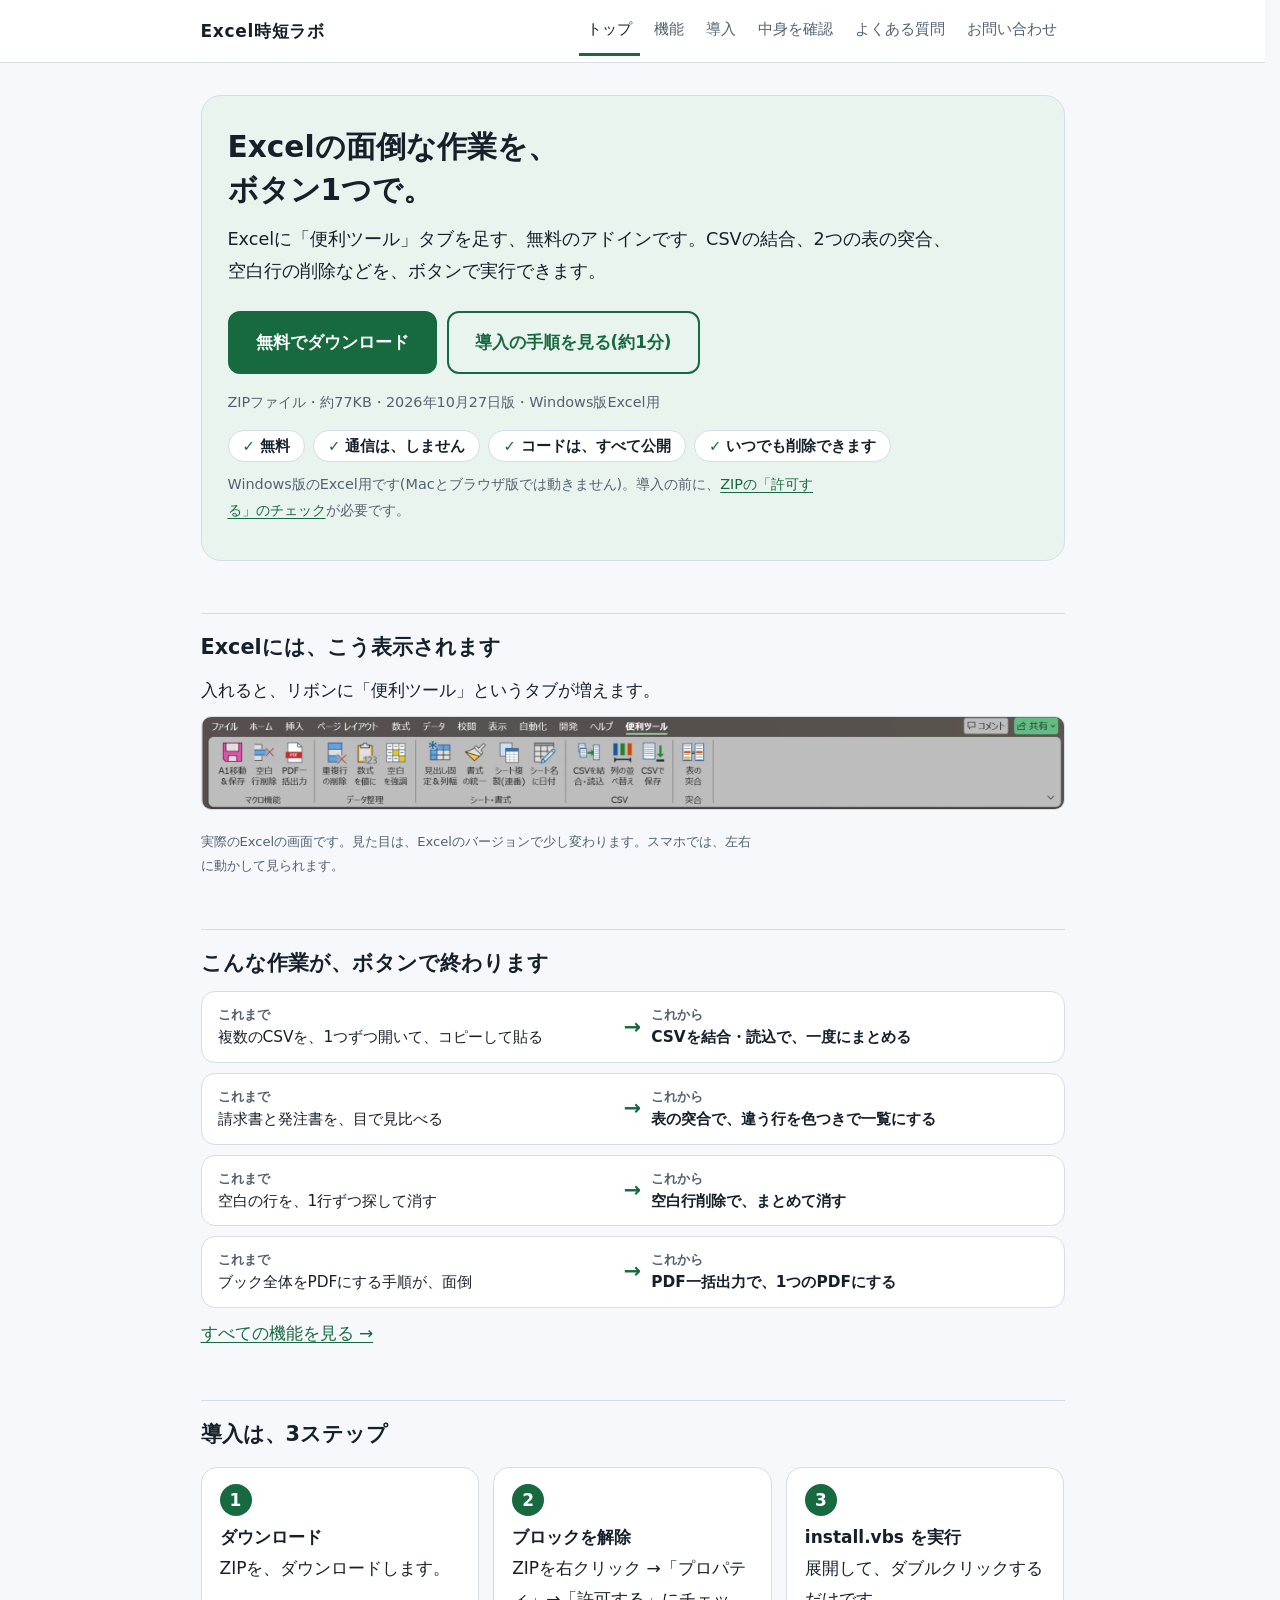
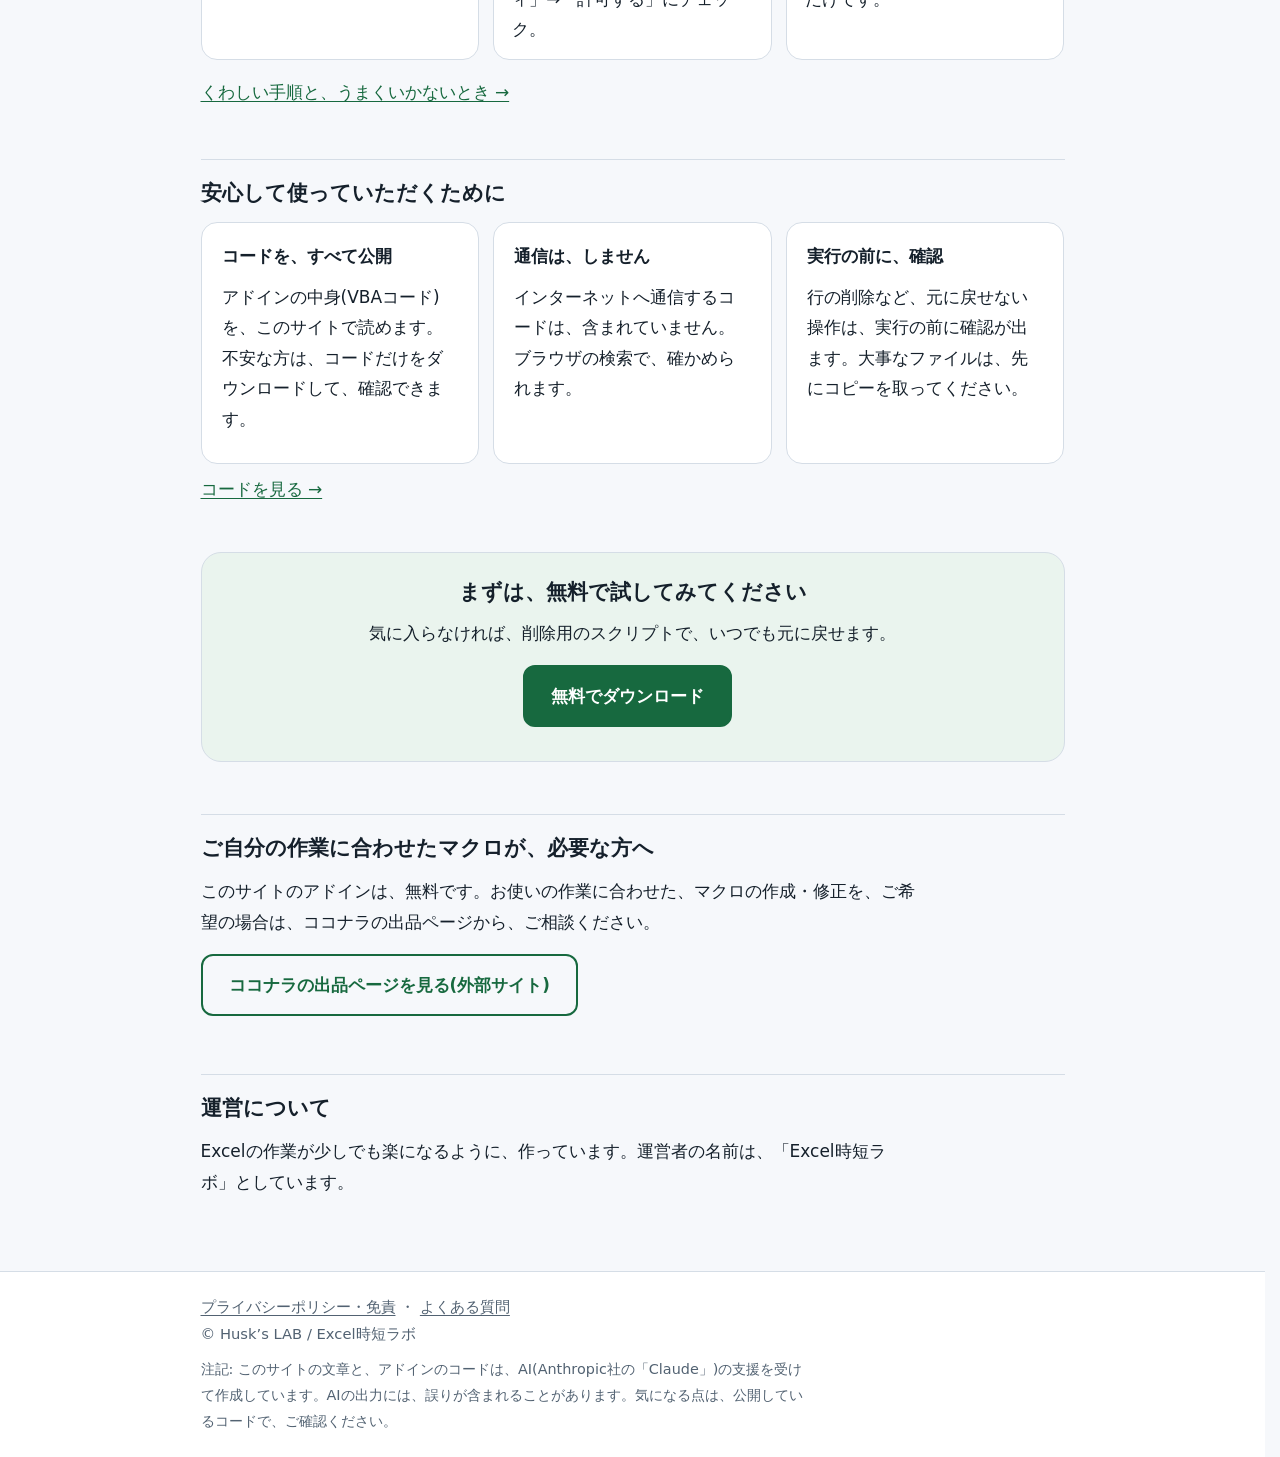
<file: index.html>
<!doctype html>
<html lang="ja">
<head>
<meta charset="utf-8">
<meta name="viewport" content="width=device-width, initial-scale=1">
<title>Excel時短ラボ|Excelの面倒な作業を、ボタン1つで</title>
<meta name="description" content="Excelに「便利ツール」タブを足す、無料のアドイン。CSVの結合、表の突合、重複削除などを、ボタンで実行できます。コードは、すべて公開しています。">
<link rel="stylesheet" href="style.css">
<link rel="icon" href="favicon.svg" type="image/svg+xml">
<link rel="apple-touch-icon" href="apple-touch-icon.png">
<meta property="og:type" content="website">
<meta property="og:description" content="Excelに「便利ツール」タブを足す、無料のアドイン。CSVの結合、表の突合、重複削除などを、ボタンで実行できます。コードは、すべて公開しています。">
<meta property="og:url" content="https://husk509.github.io/excel-jitan-lab/">
<meta property="og:site_name" content="Excel時短ラボ">
<meta property="og:title" content="Excel時短ラボ|Excelの面倒な作業を、ボタン1つで">
<meta property="og:image" content="https://husk509.github.io/excel-jitan-lab/og-image.png">
<meta name="twitter:card" content="summary_large_image">
</head>
<body>
<a class="skip" href="#main">本文へ移動</a>
<header class="site"><div class="wrap">
  <a class="brand" href="index.html">Excel時短ラボ</a>
  <nav class="site" aria-label="メニュー">
    <a href="index.html" aria-current="page">トップ</a><a href="features.html">機能</a><a href="install.html">導入</a><a href="code.html">中身を確認</a><a href="faq.html">よくある質問</a><a href="contact.html">お問い合わせ</a>
  </nav>
</div></header>

<main id="main"><div class="wrap">

  <section class="hero">
    <h1>Excelの面倒な作業を、<br>ボタン1つで。</h1>
    <p class="lead">Excelに「便利ツール」タブを足す、無料のアドインです。CSVの結合、2つの表の突合、空白行の削除などを、ボタンで実行できます。</p>
    <p><a class="btn" href="downloads/CustomAddin_Installer.zip" download>無料でダウンロード</a><a class="btn sub" href="install.html">導入の手順を見る(約1分)</a></p>
    <p class="small dl-meta">ZIPファイル・約77KB・2026年10月27日版・Windows版Excel用</p>
    <ul class="chips">
      <li>無料</li><li>通信は、しません</li><li>コードは、すべて公開</li><li>いつでも削除できます</li>
    </ul>
    <p class="small">Windows版のExcel用です(Macとブラウザ版では動きません)。導入の前に、<a href="install.html">ZIPの「許可する」のチェック</a>が必要です。</p>
  </section>

  <h2>Excelには、こう表示されます</h2>
  <p>入れると、リボンに「便利ツール」というタブが増えます。</p>
  <div class="scrollx"><picture><source media="(max-width: 640px)" srcset="images/step3-ribbon-sp.png" width="1195" height="214"><img src="images/step3-ribbon.png" width="1992" height="214" alt="Excelのリボンに増えた「便利ツール」タブ。マクロ機能、データ整理、シート・書式、CSV、突合のボタンが並んでいます" style="width:100%;height:auto;border:1px solid var(--line);border-radius:10px"></picture></div>
  <p class="small">実際のExcelの画面です。見た目は、Excelのバージョンで少し変わります。スマホでは、左右に動かして見られます。</p>

  <h2>こんな作業が、ボタンで終わります</h2>
  <div class="ba"><div><span class="label">これまで</span>複数のCSVを、1つずつ開いて、コピーして貼る</div><div class="arrow" aria-hidden="true">→</div><div class="after"><span class="label">これから</span>CSVを結合・読込で、一度にまとめる</div></div>
  <div class="ba"><div><span class="label">これまで</span>請求書と発注書を、目で見比べる</div><div class="arrow" aria-hidden="true">→</div><div class="after"><span class="label">これから</span>表の突合で、違う行を色つきで一覧にする</div></div>
  <div class="ba"><div><span class="label">これまで</span>空白の行を、1行ずつ探して消す</div><div class="arrow" aria-hidden="true">→</div><div class="after"><span class="label">これから</span>空白行削除で、まとめて消す</div></div>
  <div class="ba"><div><span class="label">これまで</span>ブック全体をPDFにする手順が、面倒</div><div class="arrow" aria-hidden="true">→</div><div class="after"><span class="label">これから</span>PDF一括出力で、1つのPDFにする</div></div>
  <p><a href="features.html">すべての機能を見る →</a></p>

  <h2>導入は、3ステップ</h2>
  <ol class="steps3">
    <li><b>ダウンロード</b>ZIPを、ダウンロードします。</li>
    <li><b>ブロックを解除</b>ZIPを右クリック →「プロパティ」→「許可する」にチェック。</li>
    <li><b>install.vbs を実行</b>展開して、ダブルクリックするだけです。</li>
  </ol>
  <p><a href="install.html">くわしい手順と、うまくいかないとき →</a></p>

  <h2>安心して使っていただくために</h2>
  <div class="grid">
    <div class="card"><h3>コードを、すべて公開</h3><p>アドインの中身(VBAコード)を、このサイトで読めます。不安な方は、コードだけをダウンロードして、確認できます。</p></div>
    <div class="card"><h3>通信は、しません</h3><p>インターネットへ通信するコードは、含まれていません。ブラウザの検索で、確かめられます。</p></div>
    <div class="card"><h3>実行の前に、確認</h3><p>行の削除など、元に戻せない操作は、実行の前に確認が出ます。大事なファイルは、先にコピーを取ってください。</p></div>
  </div>
  <p><a href="code.html">コードを見る →</a></p>

  <div class="cta-band">
    <h2>まずは、無料で試してみてください</h2>
    <p>気に入らなければ、削除用のスクリプトで、いつでも元に戻せます。</p>
    <p><a class="btn" href="downloads/CustomAddin_Installer.zip" download>無料でダウンロード</a></p>
  </div>

  <h2>ご自分の作業に合わせたマクロが、必要な方へ</h2>
  <p>このサイトのアドインは、無料です。お使いの作業に合わせた、マクロの作成・修正を、ご希望の場合は、ココナラの出品ページから、ご相談ください。</p>
  <p><a class="btn sub" href="https://coconala.com/services/4470032" target="_blank" rel="noopener">ココナラの出品ページを見る(外部サイト)</a></p>

  <h2>運営について</h2>
  <p>Excelの作業が少しでも楽になるように、作っています。運営者の名前は、「Excel時短ラボ」としています。</p>
</div></main>

<footer class="site"><div class="wrap">
  <a href="privacy.html">プライバシーポリシー・免責</a> ・ <a href="faq.html">よくある質問</a><br>
  © Husk’s LAB / Excel時短ラボ

  <p class="small" style="margin:10px 0 0;max-width:42em">注記: このサイトの文章と、アドインのコードは、AI(Anthropic社の「Claude」)の支援を受けて作成しています。AIの出力には、誤りが含まれることがあります。気になる点は、公開しているコードで、ご確認ください。</p>
</div></footer>
</body>
</html>
</file>
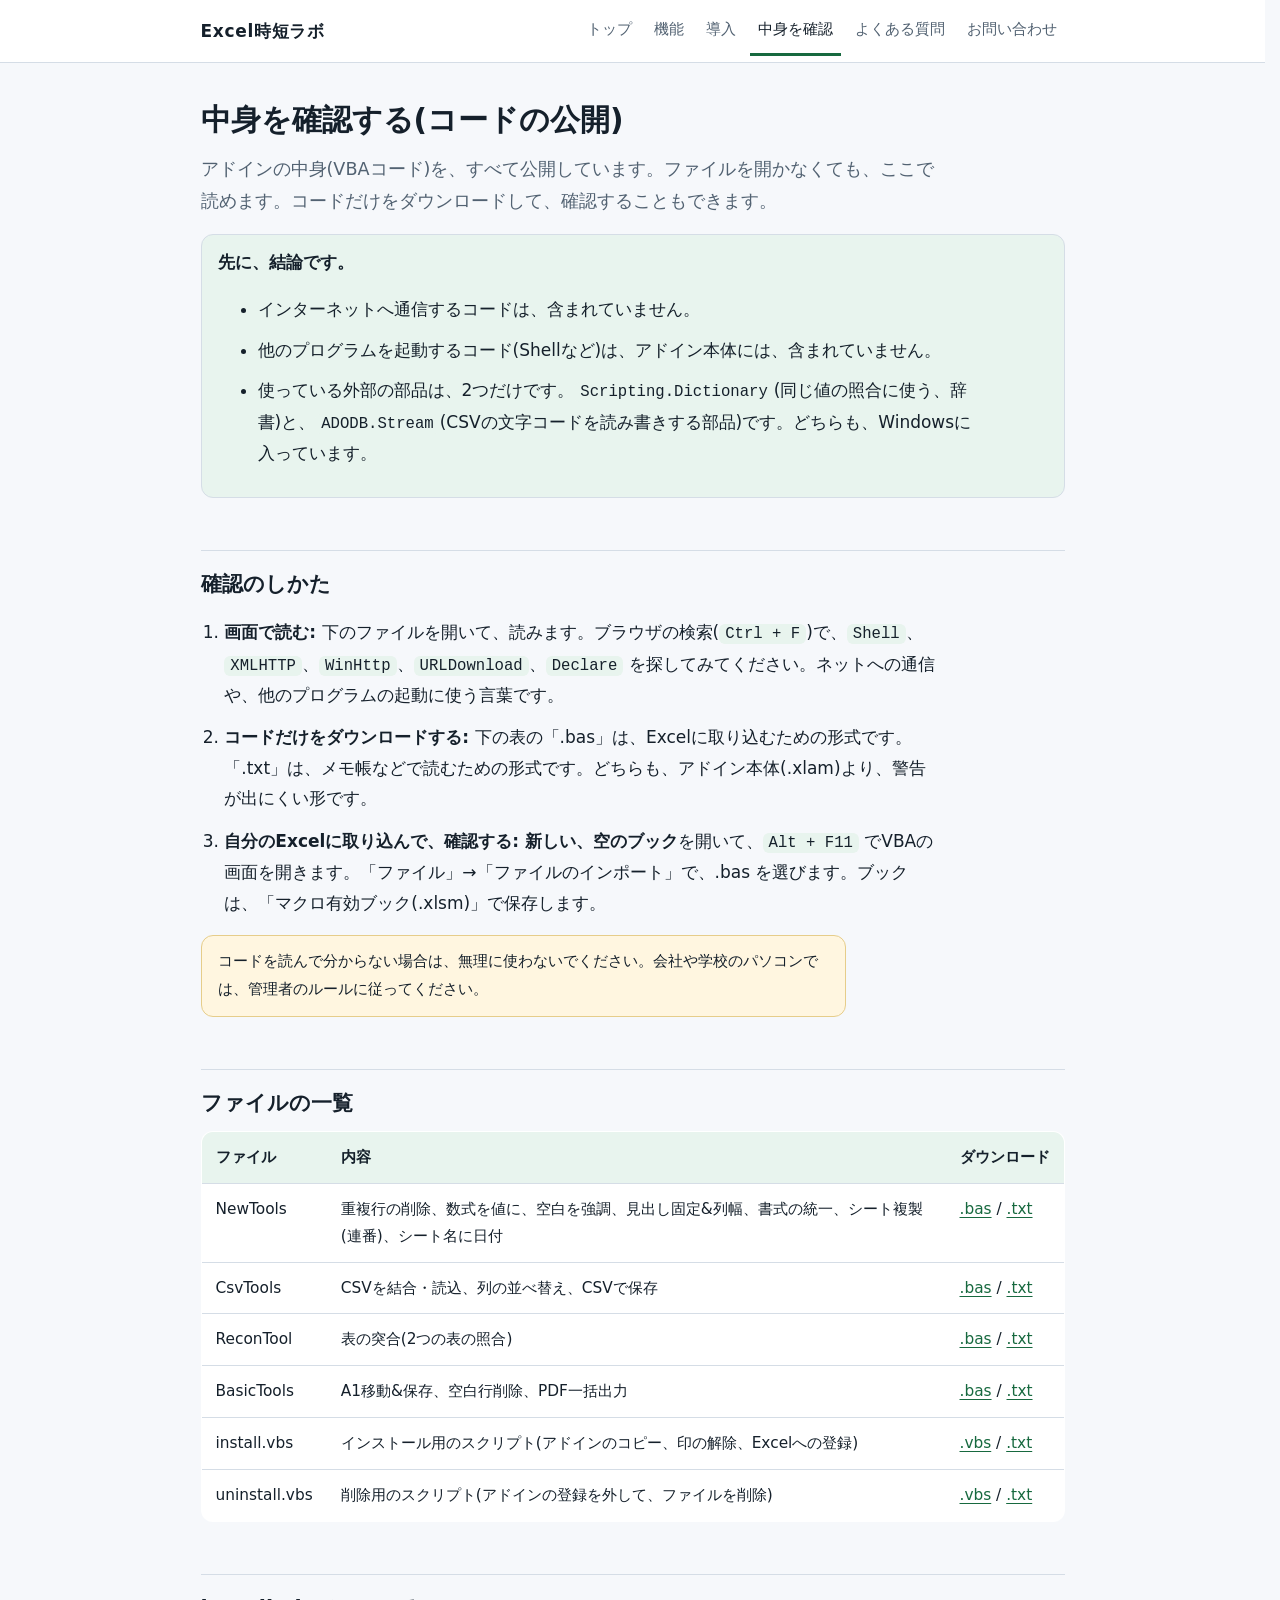
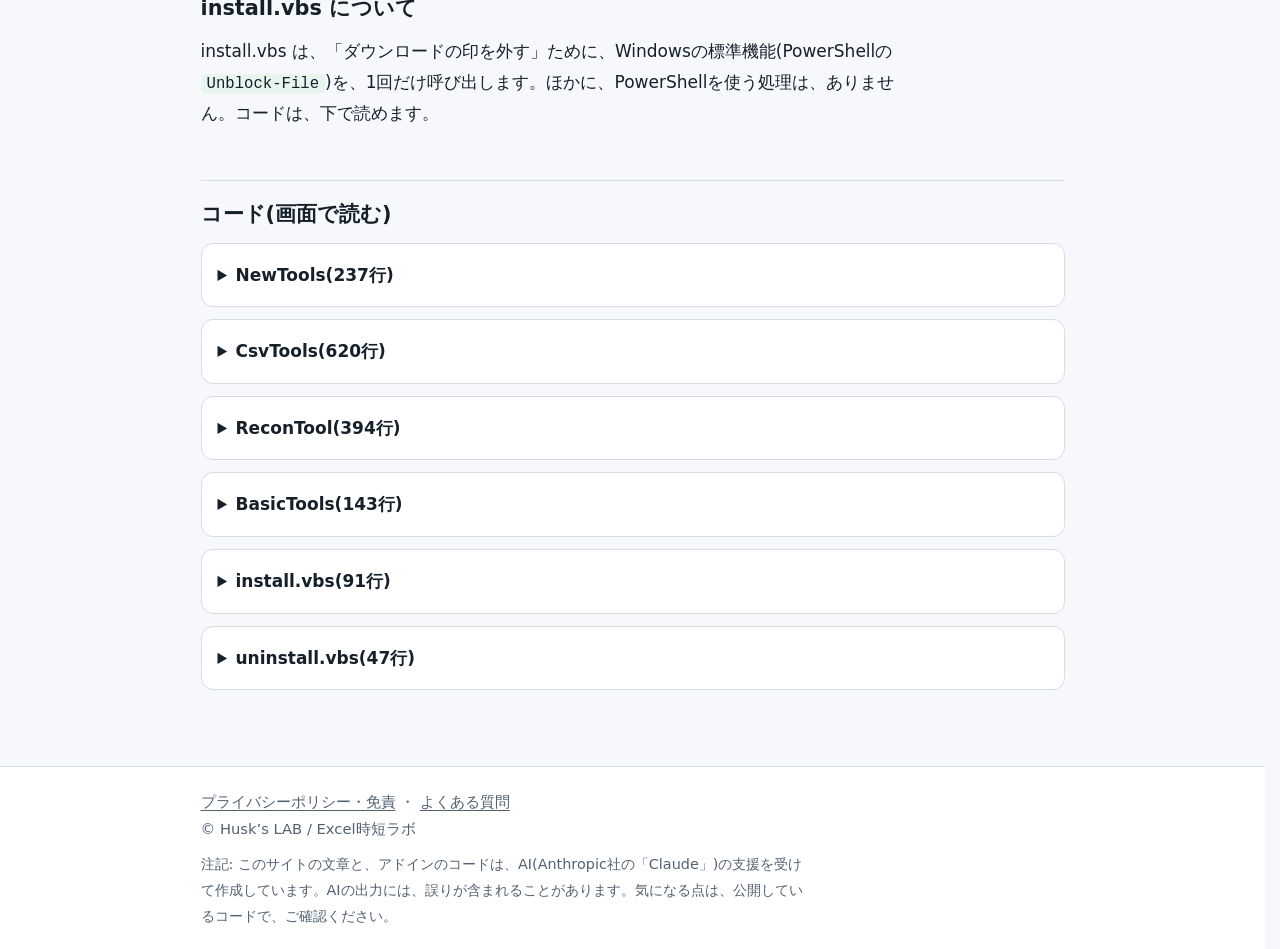
<file: code.html>
<!doctype html>
<html lang="ja">
<head>
<meta charset="utf-8">
<meta name="viewport" content="width=device-width, initial-scale=1">
<title>中身を確認する(コードの公開)|Excel時短ラボ</title>
<meta name="description" content="アドインのVBAコードを、すべて公開しています。画面で読めて、コードだけをダウンロードして確認することもできます。">
<link rel="stylesheet" href="style.css">
<link rel="icon" href="favicon.svg" type="image/svg+xml">
<link rel="apple-touch-icon" href="apple-touch-icon.png">
<meta property="og:type" content="website">
<meta property="og:site_name" content="Excel時短ラボ">
<meta property="og:title" content="中身を確認する(コードの公開)|Excel時短ラボ">
<meta property="og:image" content="https://husk509.github.io/excel-jitan-lab/og-image.png">
<meta name="twitter:card" content="summary_large_image">
</head>
<body>
<a class="skip" href="#main">本文へ移動</a>
<header class="site"><div class="wrap">
  <a class="brand" href="index.html">Excel時短ラボ</a>
  <nav class="site" aria-label="メニュー">
    <a href="index.html">トップ</a><a href="features.html">機能</a><a href="install.html">導入</a><a href="code.html" aria-current="page">中身を確認</a><a href="faq.html">よくある質問</a><a href="contact.html">お問い合わせ</a>
  </nav>
</div></header>

<main id="main"><div class="wrap">
  <h1>中身を確認する(コードの公開)</h1>
  <p class="lead">アドインの中身(VBAコード)を、すべて公開しています。ファイルを開かなくても、ここで読めます。コードだけをダウンロードして、確認することもできます。</p>

  <div class="ok">
    <b>先に、結論です。</b>
    <ul>
      <li>インターネットへ通信するコードは、含まれていません。</li>
      <li>他のプログラムを起動するコード(Shellなど)は、アドイン本体には、含まれていません。</li>
      <li>使っている外部の部品は、2つだけです。<code>Scripting.Dictionary</code>(同じ値の照合に使う、辞書)と、<code>ADODB.Stream</code>(CSVの文字コードを読み書きする部品)です。どちらも、Windowsに入っています。</li>
    </ul>
  </div>

  <h2>確認のしかた</h2>
  <ol class="steps">
    <li><b>画面で読む:</b> 下のファイルを開いて、読みます。ブラウザの検索(<code>Ctrl + F</code>)で、<code>Shell</code>、<code>XMLHTTP</code>、<code>WinHttp</code>、<code>URLDownload</code>、<code>Declare</code> を探してみてください。ネットへの通信や、他のプログラムの起動に使う言葉です。</li>
    <li><b>コードだけをダウンロードする:</b> 下の表の「.bas」は、Excelに取り込むための形式です。「.txt」は、メモ帳などで読むための形式です。どちらも、アドイン本体(.xlam)より、警告が出にくい形です。</li>
    <li><b>自分のExcelに取り込んで、確認する:</b> <b>新しい、空のブック</b>を開いて、<code>Alt + F11</code> でVBAの画面を開きます。「ファイル」→「ファイルのインポート」で、.bas を選びます。ブックは、「マクロ有効ブック(.xlsm)」で保存します。</li>
  </ol>
  <p class="note">コードを読んで分からない場合は、無理に使わないでください。会社や学校のパソコンでは、管理者のルールに従ってください。</p>

  <h2>ファイルの一覧</h2>
  <table>
    <tr><th>ファイル</th><th>内容</th><th>ダウンロード</th></tr>
    <tr><td>NewTools</td><td>重複行の削除、数式を値に、空白を強調、見出し固定&amp;列幅、書式の統一、シート複製(連番)、シート名に日付</td><td><a href="code/NewTools.bas" download>.bas</a> / <a href="code/NewTools.txt">.txt</a></td></tr>
    <tr><td>CsvTools</td><td>CSVを結合・読込、列の並べ替え、CSVで保存</td><td><a href="code/CsvTools.bas" download>.bas</a> / <a href="code/CsvTools.txt">.txt</a></td></tr>
    <tr><td>ReconTool</td><td>表の突合(2つの表の照合)</td><td><a href="code/ReconTool.bas" download>.bas</a> / <a href="code/ReconTool.txt">.txt</a></td></tr>
    <tr><td>BasicTools</td><td>A1移動&amp;保存、空白行削除、PDF一括出力</td><td><a href="code/BasicTools.bas" download>.bas</a> / <a href="code/BasicTools.txt">.txt</a></td></tr>
    <tr><td>install.vbs</td><td>インストール用のスクリプト(アドインのコピー、印の解除、Excelへの登録)</td><td><a href="code/install.vbs" download>.vbs</a> / <a href="code/install.txt">.txt</a></td></tr>
    <tr><td>uninstall.vbs</td><td>削除用のスクリプト(アドインの登録を外して、ファイルを削除)</td><td><a href="code/uninstall.vbs" download>.vbs</a> / <a href="code/uninstall.txt">.txt</a></td></tr>
  </table>

  <h2>install.vbs について</h2>
  <p>install.vbs は、「ダウンロードの印を外す」ために、Windowsの標準機能(PowerShellの <code>Unblock-File</code>)を、1回だけ呼び出します。ほかに、PowerShellを使う処理は、ありません。コードは、下で読めます。</p>

  <h2>コード(画面で読む)</h2>
  <details><summary>NewTools(237行)</summary><pre class="code">Attribute VB_Name = "NewTools"
Option Explicit

' 便利ツール 追加機能(重複行の削除 / 見出し固定と列幅調整 / 数式を値に / 空白の強調 / 書式の統一 / シート複製 / シート名に日付)
' リボンのボタン(customUI14.xml)の onAction から呼ばれる。ファイルの削除や、ネットへの送信は、しない。

Private Const TITLE As String = "便利ツール"

Private Function NT_Ask(ByVal msg As String) As Boolean
    NT_Ask = (MsgBox(msg, vbYesNo + vbQuestion + vbDefaultButton2, TITLE) = vbYes)
End Function

Private Function NT_SelRange() As Range
    ' 選択がセル範囲のときだけ返す(グラフなどを選んでいるときは Nothing)
    If TypeName(Selection) = "Range" Then Set NT_SelRange = Selection
End Function

Private Function NT_SheetExists(ByVal nm As String) As Boolean
    Dim ws As Object
    For Each ws In ActiveWorkbook.Sheets
        If StrComp(ws.Name, nm, vbTextCompare) = 0 Then NT_SheetExists = True: Exit Function
    Next ws
End Function

' ---- 1. 重複行の削除 ----
' Excel 標準の RemoveDuplicates は、この呼び出し方だと「引数が不正」になることがあるので、自分で重複を探して、下の行から削除する
Sub Ribbon_RemoveDuplicates(control As IRibbonControl)
    Dim rng As Range, ans As VbMsgBoxResult, data As Variant, dict As Object
    Dim flags() As Boolean, r As Long, c As Long, key As String, startRow As Long, cnt As Long
    Set rng = NT_SelRange()
    If rng Is Nothing Then MsgBox "セル範囲を選んでから、押してください。", vbExclamation, TITLE: Exit Sub
    If rng.Areas.Count &gt; 1 Then MsgBox "範囲は、1か所だけ選んでください。", vbExclamation, TITLE: Exit Sub
    If rng.Cells.CountLarge = 1 Then Set rng = rng.CurrentRegion
    If rng.Rows.Count &lt; 2 Then MsgBox "2行以上のデータを選んでください。", vbExclamation, TITLE: Exit Sub
    ans = MsgBox("範囲 " &amp; rng.Address(False, False) &amp; " で、すべての列が同じ行を、重複として削除します(最初の1行は残します)。" &amp; vbCrLf &amp; vbCrLf &amp; _
                 "1行目は、見出しですか?" &amp; vbCrLf &amp; _
                 "  はい … 見出し(削除の対象にしない)" &amp; vbCrLf &amp; _
                 "  いいえ … 見出しなし" &amp; vbCrLf &amp; _
                 "  キャンセル … 中止" &amp; vbCrLf &amp; vbCrLf &amp; _
                 "※ 元に戻せません。心配なら、先に、ファイルのコピーを取ってください。", _
                 vbYesNoCancel + vbQuestion + vbDefaultButton3, TITLE)
    If ans = vbCancel Then Exit Sub
    startRow = IIf(ans = vbYes, 2, 1)
    On Error GoTo EH
    data = rng.Value2
    Set dict = CreateObject("Scripting.Dictionary")
    dict.CompareMode = vbTextCompare
    ReDim flags(1 To UBound(data, 1))
    For r = startRow To UBound(data, 1)
        key = ""
        For c = 1 To UBound(data, 2)
            If IsError(data(r, c)) Then
                key = key &amp; "#E" &amp; Chr(1)
            Else
                key = key &amp; CStr(data(r, c)) &amp; Chr(1)
            End If
        Next c
        If dict.Exists(key) Then
            flags(r) = True
            cnt = cnt + 1
        Else
            dict.Add key, 1
        End If
    Next r
    If cnt = 0 Then MsgBox "重複した行は、ありませんでした。", vbInformation, TITLE: Exit Sub
    Application.ScreenUpdating = False
    For r = UBound(data, 1) To startRow Step -1
        If flags(r) Then rng.Rows(r).Delete Shift:=xlUp
    Next r
    Application.ScreenUpdating = True
    MsgBox cnt &amp; " 行の重複を、削除しました。", vbInformation, TITLE
    Exit Sub
EH:
    Application.ScreenUpdating = True
    MsgBox "削除できませんでした。(" &amp; Err.Description &amp; ")", vbExclamation, TITLE
End Sub


' ---- 2. 見出し行の固定と、列幅の自動調整(全シート) ----
Sub Ribbon_FreezeAutoFit(control As IRibbonControl)
    Dim ws As Worksheet, cur As Object, skipped As Long
    If Not NT_Ask("全シートの、1行目を見出しとして固定し、列幅を自動調整します。" &amp; vbCrLf &amp; "(今ある固定と、列幅は、置き換わります)" &amp; vbCrLf &amp; vbCrLf &amp; "よろしいですか?") Then Exit Sub
    Set cur = ActiveSheet
    Application.ScreenUpdating = False
    For Each ws In ActiveWorkbook.Worksheets
        If ws.Visible = xlSheetVisible Then
            On Error Resume Next
            Err.Clear
            ws.Activate
            ActiveWindow.FreezePanes = False
            ActiveWindow.ScrollRow = 1
            ActiveWindow.ScrollColumn = 1
            ws.Range("A2").Select
            ActiveWindow.FreezePanes = True
            ws.Range("A1").Select
            ws.UsedRange.Columns.AutoFit
            If Err.Number &lt;&gt; 0 Then skipped = skipped + 1
            On Error GoTo 0
        End If
    Next ws
    cur.Activate
    Application.ScreenUpdating = True
    MsgBox "完了しました。" &amp; IIf(skipped &gt; 0, vbCrLf &amp; "(保護されているなどで、処理できなかったシート: " &amp; skipped &amp; ")", ""), vbInformation, TITLE
End Sub

' ---- 3. 全シートの書式の統一 ----
Sub Ribbon_UnifyFormat(control As IRibbonControl)
    Dim ws As Worksheet, cur As Object, fnt As String, sz As Double, skipped As Long
    If Not NT_Ask("全シートの、データのある範囲に、次の書式をそろえます。" &amp; vbCrLf &amp; _
                  "  ・フォント … いま開いているシートの A1 と同じ" &amp; vbCrLf &amp; _
                  "  ・細い罫線(薄いグレー)" &amp; vbCrLf &amp; _
                  "  ・1行目 … 太字、薄いグレーの背景" &amp; vbCrLf &amp; vbCrLf &amp; _
                  "※ 元に戻せません。よろしいですか?") Then Exit Sub
    Set cur = ActiveSheet
    fnt = cur.Range("A1").Font.Name
    sz = cur.Range("A1").Font.Size
    Application.ScreenUpdating = False
    For Each ws In ActiveWorkbook.Worksheets
        If ws.Visible = xlSheetVisible Then
            If Application.WorksheetFunction.CountA(ws.UsedRange) &gt; 0 Then
                On Error Resume Next
                Err.Clear
                With ws.UsedRange
                    .Font.Name = fnt
                    .Font.Size = sz
                    .Borders.LineStyle = xlContinuous
                    .Borders.Weight = xlThin
                    .Borders.Color = RGB(191, 191, 191)
                    .Rows(1).Font.Bold = True
                    .Rows(1).Interior.Color = RGB(242, 242, 242)
                End With
                If Err.Number &lt;&gt; 0 Then skipped = skipped + 1
                On Error GoTo 0
            End If
        End If
    Next ws
    Application.ScreenUpdating = True
    MsgBox "完了しました。" &amp; IIf(skipped &gt; 0, vbCrLf &amp; "(保護されているなどで、処理できなかったシート: " &amp; skipped &amp; ")", ""), vbInformation, TITLE
End Sub

' ---- 4. 数式を値に変換 ----
Sub Ribbon_ToValues(control As IRibbonControl)
    Dim rng As Range, a As Range, r As Range
    Set rng = NT_SelRange()
    If rng Is Nothing Then MsgBox "セル範囲を選んでから、押してください。", vbExclamation, TITLE: Exit Sub
    If Not NT_Ask("選んだ範囲 " &amp; rng.Address(False, False) &amp; " の数式を、結果の値に置き換えます。" &amp; vbCrLf &amp; _
                  "数式は、なくなります。元に戻せません。" &amp; vbCrLf &amp; vbCrLf &amp; "よろしいですか?") Then Exit Sub
    On Error GoTo EH
    For Each a In rng.Areas
        Set r = Intersect(a, a.Worksheet.UsedRange)    ' 列全体などを選んだときに、重くならないように
        If Not r Is Nothing Then r.Value = r.Value
    Next a
    MsgBox "値に変換しました。", vbInformation, TITLE
    Exit Sub
EH:
    MsgBox "変換できませんでした。(" &amp; Err.Description &amp; ")", vbExclamation, TITLE
End Sub

' ---- 5. 空白セルの強調 / 解除 ----
Sub Ribbon_HighlightBlank(control As IRibbonControl)
    Dim target As Range, ans As VbMsgBoxResult, fc As Object, i As Long
    Set target = NT_SelRange()
    If target Is Nothing Then Set target = ActiveSheet.UsedRange
    If target.Cells.CountLarge = 1 Then Set target = ActiveSheet.UsedRange
    ans = MsgBox("範囲 " &amp; target.Address(False, False) &amp; " の空白セルを、色で強調します(条件付き書式)。" &amp; vbCrLf &amp; vbCrLf &amp; _
                 "  はい … 黄色で強調する" &amp; vbCrLf &amp; _
                 "  いいえ … 空白の強調を解除する" &amp; vbCrLf &amp; _
                 "  キャンセル … 中止", vbYesNoCancel + vbQuestion, TITLE)
    If ans = vbCancel Then Exit Sub
    On Error GoTo EH
    If ans = vbYes Then
        Set fc = target.FormatConditions.Add(Type:=xlBlanksCondition)
        fc.SetFirstPriority
        fc.Interior.Color = RGB(255, 242, 102)
    Else
        For i = target.FormatConditions.Count To 1 Step -1
            If target.FormatConditions(i).Type = xlBlanksCondition Then target.FormatConditions(i).Delete
        Next i
    End If
    MsgBox "完了しました。", vbInformation, TITLE
    Exit Sub
EH:
    MsgBox "処理できませんでした。(" &amp; Err.Description &amp; ")", vbExclamation, TITLE
End Sub

' ---- 6. シートの複製(連番) ----
Sub Ribbon_CopySheet(control As IRibbonControl)
    Dim s As String, n As Long, i As Long, k As Long, src As Object, base As String, nm As String, suffix As String
    If ActiveSheet Is Nothing Then Exit Sub
    s = InputBox("いま開いているシート「" &amp; ActiveSheet.Name &amp; "」を、何枚、複製しますか?(1?50)" &amp; vbCrLf &amp; "名前は、「元の名前_1」「元の名前_2」…になります。", TITLE, "3")
    If Len(s) = 0 Then Exit Sub
    If Not IsNumeric(s) Then MsgBox "数字で入力してください。", vbExclamation, TITLE: Exit Sub
    n = CLng(s)
    If n &lt; 1 Or n &gt; 50 Then MsgBox "1?50の数字にしてください。", vbExclamation, TITLE: Exit Sub
    Set src = ActiveSheet
    base = src.Name
    On Error GoTo EH
    Application.ScreenUpdating = False
    For i = 1 To n
        Do
            k = k + 1
            suffix = "_" &amp; k
            nm = Left$(base, 31 - Len(suffix)) &amp; suffix
        Loop While NT_SheetExists(nm)
        src.Copy After:=ActiveWorkbook.Sheets(ActiveWorkbook.Sheets.Count)
        ActiveSheet.Name = nm
        src.Activate
    Next i
    Application.ScreenUpdating = True
    MsgBox n &amp; " 枚、複製しました。", vbInformation, TITLE
    Exit Sub
EH:
    Application.ScreenUpdating = True
    MsgBox "途中で止まりました。(" &amp; Err.Description &amp; ")", vbExclamation, TITLE
End Sub

' ---- 7. シート名の先頭に、日付(yyyymmdd_)を付ける ----
Sub Ribbon_RenameSheets(control As IRibbonControl)
    Dim ws As Object, pre As String, nm As String, done As Long, skipped As Long
    pre = Format(Date, "yyyymmdd") &amp; "_"
    If Not NT_Ask("全シートの名前の先頭に、「" &amp; pre &amp; "」を付けます。(31文字を超える分は、後ろを切ります)" &amp; vbCrLf &amp; vbCrLf &amp; "よろしいですか?") Then Exit Sub
    On Error Resume Next
    For Each ws In ActiveWorkbook.Sheets
        If Left$(ws.Name, Len(pre)) &lt;&gt; pre Then
            nm = Left$(pre &amp; ws.Name, 31)
            If NT_SheetExists(nm) Then
                skipped = skipped + 1
            Else
                Err.Clear
                ws.Name = nm
                If Err.Number &lt;&gt; 0 Then skipped = skipped + 1 Else done = done + 1
            End If
        End If
    Next ws
    On Error GoTo 0
    MsgBox done &amp; " 枚の名前を変えました。" &amp; IIf(skipped &gt; 0, vbCrLf &amp; "(名前が重なるなどで、変えなかったシート: " &amp; skipped &amp; ")", ""), vbInformation, TITLE
End Sub</pre></details>
  <details><summary>CsvTools(620行)</summary><pre class="code">Attribute VB_Name = "CsvTools"
Option Explicit

' CSVツール(CSVの結合・読み込み / 列の並べ替え / CSVで保存)
' リボンのボタン(customUI14.xml)の onAction から呼ばれる。
' 読み込んだCSVは書き換えない。結果は、新しいシートに出す。ファイルの削除や、ネットへの送信は、しない。
Private Const TITLE As String = "CSVツール"
Private Const MAX_ROWS As Long = 1048576

' ---------------------------------------------------------------
' 共通: CSVの読み込み
' ---------------------------------------------------------------
Private Function Csv_IsUtf8(b() As Byte, ByRef hasHigh As Boolean) As Boolean
    Dim i As Long, n As Long, c As Long, k As Long, j As Long
    n = UBound(b)
    i = 0
    Do While i &lt;= n
        c = b(i)
        If c &lt; &amp;H80 Then
            i = i + 1
        Else
            hasHigh = True
            If c &gt;= &amp;HC2 And c &lt;= &amp;HDF Then
                k = 1
            ElseIf c &gt;= &amp;HE0 And c &lt;= &amp;HEF Then
                k = 2
            ElseIf c &gt;= &amp;HF0 And c &lt;= &amp;HF4 Then
                k = 3
            Else
                Exit Function
            End If
            If i + k &gt; n Then Exit Function
            For j = 1 To k
                If (b(i + j) And &amp;HC0) &lt;&gt; &amp;H80 Then Exit Function
            Next j
            i = i + k + 1
        End If
    Loop
    Csv_IsUtf8 = True
End Function

' 文字コードを自動で見分けて(UTF-8 / Shift-JIS / UTF-16)、全体を文字列で返す
Private Function Csv_ReadText(ByVal path As String, ByRef encName As String) As String
    Dim st As Object, b() As Byte, cs As String, hasHigh As Boolean, s As String
    Set st = CreateObject("ADODB.Stream")
    st.Type = 1
    st.Open
    st.LoadFromFile path
    If st.Size = 0 Then
        st.Close
        encName = "空のファイル"
        Exit Function
    End If
    b = st.Read
    st.Close
    If UBound(b) &gt;= 2 Then
        If b(0) = &amp;HEF And b(1) = &amp;HBB And b(2) = &amp;HBF Then
            cs = "utf-8"
            encName = "UTF-8(BOM付き)"
        End If
    End If
    If Len(cs) = 0 And UBound(b) &gt;= 1 Then
        If b(0) = &amp;HFF And b(1) = &amp;HFE Then
            cs = "unicode"
            encName = "UTF-16"
        End If
    End If
    If Len(cs) = 0 Then
        If Csv_IsUtf8(b, hasHigh) Then
            cs = "utf-8"
            encName = IIf(hasHigh, "UTF-8", "ASCII")
        Else
            cs = "shift_jis"
            encName = "Shift-JIS"
        End If
    End If
    Set st = CreateObject("ADODB.Stream")
    st.Type = 2
    st.Charset = cs
    st.Open
    st.LoadFromFile path
    s = st.ReadText(-1)
    st.Close
    If Len(s) &gt; 0 Then
        If AscW(Left$(s, 1)) = &amp;HFEFF Then s = Mid$(s, 2)
    End If
    Csv_ReadText = s
End Function

Private Function Csv_DetectDelim(ByVal txt As String) As String
    Dim p As Long, head As String, nc As Long, nt As Long, ns As Long
    p = InStr(txt, vbLf)
    If p = 0 Then head = txt Else head = Left$(txt, p - 1)
    nc = Len(head) - Len(Replace(head, ",", ""))
    nt = Len(head) - Len(Replace(head, vbTab, ""))
    ns = Len(head) - Len(Replace(head, ";", ""))
    Csv_DetectDelim = ","
    If nt &gt; nc And nt &gt;= ns Then Csv_DetectDelim = vbTab
    If ns &gt; nc And ns &gt; nt Then Csv_DetectDelim = ";"
End Function

' 1レコード(引用符つきの、改行入りの項目も含む)を、項目に分ける
Private Function Csv_SplitRec(ByVal rec As String, ByVal delim As String) As String()
    Dim res() As String, n As Long, i As Long, L As Long
    Dim ch As String, inQ As Boolean, cur As String
    If InStr(rec, """") = 0 Then
        Csv_SplitRec = Split(rec, delim)
        Exit Function
    End If
    ReDim res(0 To 31)
    n = -1
    L = Len(rec)
    i = 1
    Do While i &lt;= L
        ch = Mid$(rec, i, 1)
        If inQ Then
            If ch = """" Then
                If i &lt; L And Mid$(rec, i + 1, 1) = """" Then
                    cur = cur &amp; """"
                    i = i + 1
                Else
                    inQ = False
                End If
            Else
                cur = cur &amp; ch
            End If
        ElseIf ch = """" Then
            inQ = True
        ElseIf ch = delim Then
            n = n + 1
            If n &gt; UBound(res) Then ReDim Preserve res(0 To UBound(res) * 2 + 1)
            res(n) = cur
            cur = ""
        Else
            cur = cur &amp; ch
        End If
        i = i + 1
    Loop
    n = n + 1
    If n &gt; UBound(res) Then ReDim Preserve res(0 To UBound(res) * 2 + 1)
    res(n) = cur
    ReDim Preserve res(0 To n)
    Csv_SplitRec = res
End Function

' 項目1つを、セルに入れる値にする。
' ・=, +, @ で始まる文字は、数式として動かさず、文字のまま入れる(CSVの中の数式が、実行されるのを防ぐ)
' ・001 のように先頭が 0 の番号や、16桁以上の番号は、文字のまま入れる(0や下の桁が消えないように)
Private Function Csv_Cell(ByVal s As String) As Variant
    Dim c1 As String
    If Len(s) = 0 Then Exit Function
    c1 = Left$(s, 1)
    If c1 = "=" Or c1 = "+" Or c1 = "@" Then
        Csv_Cell = "'" &amp; s
    ElseIf c1 = "-" And Not IsNumeric(s) Then
        Csv_Cell = "'" &amp; s
    ElseIf Not (s Like "*[!0-9]*") And ((c1 = "0" And Len(s) &gt; 1) Or Len(s) &gt;= 16) Then
        Csv_Cell = "'" &amp; s
    Else
        Csv_Cell = s
    End If
End Function

' 見出しの名前として使うため、先頭の ' を外した文字にする
Private Function Csv_Plain(ByVal v As Variant) As String
    Dim s As String
    If IsEmpty(v) Then Exit Function
    s = CStr(v)
    If Left$(s, 1) = "'" Then s = Mid$(s, 2)
    Csv_Plain = s
End Function

' CSV全体を、2次元の配列(行, 列)にする。空の行は飛ばす
Private Function Csv_Parse(ByVal txt As String, ByRef nRows As Long, ByRef nCols As Long) As Variant
    Dim delim As String, lines() As String, i As Long, ub As Long, rec As String
    Dim recs() As Variant, cnt As Long, f() As String, r As Long, c As Long
    Dim out() As Variant
    txt = Replace(txt, vbCrLf, vbLf)
    txt = Replace(txt, vbCr, vbLf)
    delim = Csv_DetectDelim(txt)
    lines = Split(txt, vbLf)
    ub = UBound(lines)
    ReDim recs(1 To 1024)
    nCols = 0
    i = 0
    Do While i &lt;= ub
        rec = lines(i)
        i = i + 1
        Do While ((Len(rec) - Len(Replace(rec, """", ""))) Mod 2 = 1) And i &lt;= ub
            rec = rec &amp; vbLf &amp; lines(i)
            i = i + 1
        Loop
        If Len(rec) &gt; 0 Then
            f = Csv_SplitRec(rec, delim)
            cnt = cnt + 1
            If cnt &gt; UBound(recs) Then ReDim Preserve recs(1 To UBound(recs) * 2)
            recs(cnt) = f
            If UBound(f) + 1 &gt; nCols Then nCols = UBound(f) + 1
        End If
    Loop
    nRows = cnt
    If cnt = 0 Then
        Csv_Parse = Empty
        Exit Function
    End If
    ReDim out(1 To cnt, 1 To nCols)
    For r = 1 To cnt
        f = recs(r)
        For c = 0 To UBound(f)
            out(r, c + 1) = Csv_Cell(f(c))
        Next c
        recs(r) = Empty
    Next r
    Csv_Parse = out
End Function

Private Function Csv_UniqueSheetName(ByVal baseName As String) As String
    Dim nm As String, n As Long, ws As Object, hit As Boolean
    nm = baseName
    n = 1
    Do
        hit = False
        For Each ws In ActiveWorkbook.Sheets
            If StrComp(ws.Name, nm, vbTextCompare) = 0 Then hit = True: Exit For
        Next ws
        If Not hit Then Exit Do
        n = n + 1
        nm = baseName &amp; "(" &amp; n &amp; ")"
    Loop
    Csv_UniqueSheetName = nm
End Function

' ---------------------------------------------------------------
' 1. CSVを結合・読み込み
' ---------------------------------------------------------------
Sub Ribbon_CsvMerge(control As IRibbonControl)
    Dim fd As Object, nF As Long, k As Long, i As Long, tmp As String
    Dim paths() As String, hasHdr As Boolean, addSrc As Boolean, ans As VbMsgBoxResult
    Dim ws As Worksheet, msg As String

    Set fd = Application.FileDialog(3)
    With fd
        .TITLE = "結合・読み込みするCSVを選んでください(複数選べます)"
        .AllowMultiSelect = True
        .Filters.Clear
        .Filters.Add "CSVファイル", "*.csv;*.txt"
        .Filters.Add "すべてのファイル", "*.*"
        If .Show &lt;&gt; -1 Then Exit Sub
        nF = .SelectedItems.Count
        ReDim paths(1 To nF)
        For k = 1 To nF
            paths(k) = .SelectedItems(k)
        Next k
    End With
    ' ファイル名の順にそろえる(毎回、同じ順番になるように)
    For k = 1 To nF - 1
        For i = k + 1 To nF
            If StrComp(paths(i), paths(k), vbTextCompare) &lt; 0 Then tmp = paths(k): paths(k) = paths(i): paths(i) = tmp
        Next i
    Next k

    ans = MsgBox("選んだ " &amp; nF &amp; " 個のCSVの1行目は、見出し(列の名前)ですか?" &amp; vbCrLf &amp; vbCrLf &amp; _
                 "はい … 見出しの名前で列をそろえて、結合します(列の並びが違っても大丈夫)" &amp; vbCrLf &amp; _
                 "いいえ … 見出しなし。左から順に、積み重ねます" &amp; vbCrLf &amp; _
                 "キャンセル … 中止", vbYesNoCancel + vbQuestion, TITLE)
    If ans = vbCancel Then Exit Sub
    hasHdr = (ans = vbYes)
    addSrc = (MsgBox("先頭の列に、元のファイル名を入れますか?", vbYesNo + vbQuestion, TITLE) = vbYes)
    Set ws = Csv_DoMerge(paths, hasHdr, addSrc, msg)
    MsgBox msg, IIf(ws Is Nothing, vbExclamation, vbInformation), TITLE
End Sub

' 結合の本体。成功したら、新しいシートを返す(失敗したら Nothing)。msg に、ユーザーへの報告を入れる
' paths は、1 から始まる配列
Private Function Csv_DoMerge(paths() As String, ByVal hasHdr As Boolean, ByVal addSrc As Boolean, ByRef msg As String) As Worksheet
    Dim nF As Long, k As Long, sc As Long
    Dim names() As String, encs() As String
    Dim datas() As Variant, maps() As Variant, rowsN() As Long, colsN() As Long
    Dim hdrDict As Object, used As Object, hdrList() As String, nHdr As Long
    Dim m() As Long, c As Long, nm As String, key As String, cnt As Long, txt As String
    Dim totalRows As Long, startRow As Long, outCols As Long, nR As Long, r As Long, nxt As Long
    Dim ws As Worksheet, a() As Variant, src As Variant, dataRows As Long
    Dim diffCols As Boolean, shown As Long
    nF = UBound(paths)
    sc = IIf(addSrc, 1, 0)
    startRow = IIf(hasHdr, 2, 1)

    On Error GoTo EH
    Application.ScreenUpdating = False
    ReDim datas(1 To nF): ReDim maps(1 To nF)
    ReDim rowsN(1 To nF): ReDim colsN(1 To nF)
    ReDim names(1 To nF): ReDim encs(1 To nF)

    ' 読み込み(CSVは書き換えない)
    For k = 1 To nF
        names(k) = Mid$(paths(k), InStrRev(paths(k), "\") + 1)
        txt = Csv_ReadText(paths(k), encs(k))
        datas(k) = Csv_Parse(txt, rowsN(k), colsN(k))
        txt = ""
    Next k

    ' 列の対応づけ(見出しの名前、または左からの順)
    Set hdrDict = CreateObject("Scripting.Dictionary")
    hdrDict.CompareMode = vbTextCompare
    ReDim hdrList(1 To 64)
    For k = 1 To nF
        If colsN(k) &gt; 0 Then
            src = datas(k)
            ReDim m(1 To colsN(k))
            If hasHdr Then
                Set used = CreateObject("Scripting.Dictionary")
                used.CompareMode = vbTextCompare
                For c = 1 To colsN(k)
                    nm = Trim$(Csv_Plain(src(1, c)))
                    If Len(nm) = 0 Then nm = "(列" &amp; c &amp; ")"
                    key = nm
                    cnt = 1
                    Do While used.Exists(key)
                        cnt = cnt + 1
                        key = nm &amp; "(" &amp; cnt &amp; ")"
                    Loop
                    used.Add key, 1
                    If Not hdrDict.Exists(key) Then
                        nHdr = nHdr + 1
                        hdrDict.Add key, nHdr
                        If nHdr &gt; UBound(hdrList) Then ReDim Preserve hdrList(1 To nHdr * 2)
                        hdrList(nHdr) = key
                    End If
                    m(c) = hdrDict(key)
                Next c
            Else
                For c = 1 To colsN(k)
                    m(c) = c
                Next c
                If colsN(k) &gt; nHdr Then nHdr = colsN(k)
            End If
            maps(k) = m
        End If
    Next k
    If nHdr = 0 Then
        Application.ScreenUpdating = True
        msg = "読み込める行がありませんでした。"
        Exit Function
    End If

    ' 行数の確認
    totalRows = IIf(hasHdr, 1, 0)
    For k = 1 To nF
        If colsN(k) &gt; 0 And rowsN(k) &gt;= startRow Then totalRows = totalRows + rowsN(k) - startRow + 1
        If colsN(k) &lt;&gt; nHdr Then diffCols = True
    Next k
    outCols = nHdr + sc
    If totalRows &gt; MAX_ROWS Or outCols &gt; 16384 Then
        Application.ScreenUpdating = True
        msg = "Excelの上限(" &amp; Format(MAX_ROWS, "#,##0") &amp; " 行 / 16384 列)を超えるため、結合できません。"
        Exit Function
    End If

    ' 書き出し(新しいシートに)
    If Workbooks.Count = 0 Then Workbooks.Add
    Set ws = ActiveWorkbook.Worksheets.Add(After:=ActiveWorkbook.Sheets(ActiveWorkbook.Sheets.Count))
    ws.Name = Csv_UniqueSheetName("CSV結合")
    nxt = 1
    If hasHdr Then
        ReDim a(1 To 1, 1 To outCols)
        If addSrc Then a(1, 1) = "元ファイル"
        For c = 1 To nHdr
            a(1, sc + c) = Csv_Cell(hdrList(c))
        Next c
        ws.Cells(1, 1).Resize(1, outCols).Value2 = a
        nxt = 2
    End If
    For k = 1 To nF
        If colsN(k) &gt; 0 And rowsN(k) &gt;= startRow Then
            src = datas(k)
            m = maps(k)
            nR = rowsN(k) - startRow + 1
            ReDim a(1 To nR, 1 To outCols)
            For r = 1 To nR
                If addSrc Then a(r, 1) = Csv_Cell(names(k))
                For c = 1 To colsN(k)
                    a(r, sc + m(c)) = src(r + startRow - 1, c)
                Next c
            Next r
            ws.Cells(nxt, 1).Resize(nR, outCols).Value2 = a
            nxt = nxt + nR
            dataRows = dataRows + nR
        End If
        datas(k) = Empty
    Next k
    If hasHdr Then ws.Rows(1).Font.Bold = True
    If totalRows &lt;= 50000 Then ws.Columns.AutoFit
    ws.Activate
    ws.Cells(1, 1).Select
    Application.ScreenUpdating = True

    ' 報告(検算つき)
    msg = "結合しました。新しいシート「" &amp; ws.Name &amp; "」を見てください。" &amp; vbCrLf &amp; vbCrLf
    For k = 1 To nF
        If shown &gt;= 15 Then Exit For
        shown = shown + 1
        msg = msg &amp; names(k) &amp; " … " &amp; encs(k) &amp; " / " &amp; IIf(colsN(k) &gt; 0, rowsN(k) - IIf(hasHdr, 1, 0), 0) &amp; " 行" &amp; vbCrLf
    Next k
    If nF &gt; shown Then msg = msg &amp; "ほか " &amp; (nF - shown) &amp; " 個" &amp; vbCrLf
    msg = msg &amp; vbCrLf &amp; "合計 " &amp; Format(dataRows, "#,##0") &amp; " 行" &amp; IIf(hasHdr, "(見出しを除く)", "") &amp; " / " &amp; nHdr &amp; " 列" &amp; vbCrLf
    If (nxt - 1) = totalRows Then
        msg = msg &amp; "検算: 書き込んだ行数が、各ファイルの行数の合計と一致しました。"
    Else
        msg = msg &amp; "検算: 行数が一致しません。結果を確認してください。"
    End If
    If diffCols Then msg = msg &amp; vbCrLf &amp; "※ ファイルによって列の数が違います。ないところは空白です。"
    Set Csv_DoMerge = ws
    Exit Function
EH:
    Application.ScreenUpdating = True
    msg = "うまくいきませんでした。" &amp; vbCrLf &amp; Err.Description
    If Not ws Is Nothing Then
        Application.DisplayAlerts = False
        ws.Delete
        Application.DisplayAlerts = True
    End If
End Function

' ---------------------------------------------------------------
' 2. 列の並べ替え・選択(新しいシートに出す)
' ---------------------------------------------------------------
Sub Ribbon_CsvColumns(control As IRibbonControl)
    Dim ws As Object, ur As Range, nc As Long, i As Long, prev As String
    Dim spec As String, nw As Worksheet, msg As String
    If Workbooks.Count = 0 Then MsgBox "ブックを開いてから、押してください。", vbExclamation, TITLE: Exit Sub
    Set ws = ActiveSheet
    If TypeName(ws) &lt;&gt; "Worksheet" Then MsgBox "ワークシートを開いてから、押してください。", vbExclamation, TITLE: Exit Sub
    Set ur = ws.UsedRange
    If ur.Cells.CountLarge &lt; 2 Then MsgBox "このシートには、データがありません。", vbExclamation, TITLE: Exit Sub
    nc = ur.Columns.Count
    For i = 1 To nc
        If i &gt; 30 Then prev = prev &amp; "...(以降は省略)": Exit For
        prev = prev &amp; i &amp; "=" &amp; Left$(CStr(ur.Cells(1, i).Value), 8) &amp; "  "
    Next i
    spec = InputBox("新しい列の順番を、番号か列の名前で、カンマで区切って入れてください。" &amp; vbCrLf &amp; _
                    "例: 3,1,2   または   日付,金額" &amp; vbCrLf &amp; _
                    "・書かなかった列は、新しいシートに出ません。" &amp; vbCrLf &amp; _
                    "・同じ列を2回書くと、2回出ます。" &amp; vbCrLf &amp; vbCrLf &amp; prev, TITLE, "")
    If Len(Trim$(spec)) = 0 Then Exit Sub
    Set nw = Csv_DoColumns(ws, spec, msg)
    MsgBox msg, IIf(nw Is Nothing, vbExclamation, vbInformation), TITLE
End Sub

' 列の並べ替えの本体。成功したら、新しいシートを返す(失敗したら Nothing)。msg に、ユーザーへの報告を入れる
Private Function Csv_DoColumns(ByVal ws As Object, ByVal spec As String, ByRef msg As String) As Worksheet
    Dim ur As Range, nc As Long, i As Long, j As Long
    Dim toks() As String, idx() As Long, t As String, tn As String, n As Long
    Dim found As Long, bad As String, nw As Worksheet
    Set ur = ws.UsedRange
    nc = ur.Columns.Count
    spec = Replace(Replace(spec, "、", ","), "，", ",")
    toks = Split(spec, ",")
    ReDim idx(1 To UBound(toks) + 1)
    n = 0
    For i = 0 To UBound(toks)
        t = Trim$(toks(i))
        If Len(t) &gt; 0 Then
            tn = StrConv(t, vbNarrow)
            found = 0
            If IsNumeric(tn) Then
                If CDbl(tn) &gt;= 1 And CDbl(tn) &lt;= nc And CDbl(tn) = Int(CDbl(tn)) Then found = CLng(tn)
            Else
                For j = 1 To nc
                    If StrComp(Trim$(CStr(ur.Cells(1, j).Value)), t, vbTextCompare) = 0 Then found = j: Exit For
                Next j
                If found = 0 And Len(tn) &lt;= 3 And Not (tn Like "*[!A-Za-z]*") Then
                    j = ws.Range(tn &amp; "1").Column - ur.Column + 1
                    If j &gt;= 1 And j &lt;= nc Then found = j
                End If
            End If
            If found = 0 Then
                bad = bad &amp; "「" &amp; t &amp; "」"
            Else
                n = n + 1
                idx(n) = found
            End If
        End If
    Next i
    If Len(bad) &gt; 0 Then
        msg = "次の指定は、列として見つかりませんでした: " &amp; bad &amp; vbCrLf &amp; "もう一度、やり直してください。"
        Exit Function
    End If
    If n = 0 Then
        msg = "列が指定されていません。"
        Exit Function
    End If

    On Error GoTo EH
    Application.ScreenUpdating = False
    Set nw = ActiveWorkbook.Worksheets.Add(After:=ActiveWorkbook.Sheets(ActiveWorkbook.Sheets.Count))
    nw.Name = Csv_UniqueSheetName("列並べ替え")
    For j = 1 To n
        ur.Columns(idx(j)).Copy
        nw.Cells(1, j).PasteSpecial Paste:=xlPasteValuesAndNumberFormats
        nw.Columns(j).ColumnWidth = ur.Columns(idx(j)).ColumnWidth
    Next j
    Application.CutCopyMode = False
    nw.Activate
    nw.Cells(1, 1).Select
    Application.ScreenUpdating = True
    msg = "新しいシート「" &amp; nw.Name &amp; "」に、" &amp; n &amp; " 列を並べました。元のシートは、そのままです。" &amp; vbCrLf &amp; "(数式は、結果の値になります)"
    Set Csv_DoColumns = nw
    Exit Function
EH:
    Application.CutCopyMode = False
    Application.ScreenUpdating = True
    msg = "うまくいきませんでした。" &amp; vbCrLf &amp; Err.Description
End Function

' ---------------------------------------------------------------
' 3. 開いているシートを、CSVで保存
' ---------------------------------------------------------------
Private Function Csv_Field(ByVal v As Variant, ByRef errs As Long) As String
    Dim s As String
    Select Case VarType(v)
        Case vbEmpty, vbNull
            s = ""
        Case vbError
            s = ""
            errs = errs + 1
        Case vbDate
            If CDbl(v) &lt; 1 Then
                s = Format$(v, "hh:nn:ss")
            ElseIf CDbl(v) = Int(CDbl(v)) Then
                s = Format$(v, "yyyy/mm/dd")
            Else
                s = Format$(v, "yyyy/mm/dd hh:nn:ss")
            End If
        Case vbBoolean
            s = IIf(v, "TRUE", "FALSE")
        Case Else
            s = CStr(v)
    End Select
    If InStr(s, ",") &gt; 0 Or InStr(s, """") &gt; 0 Or InStr(s, vbLf) &gt; 0 Or InStr(s, vbCr) &gt; 0 _
       Or Left$(s, 1) = " " Or Right$(s, 1) = " " Then
        s = """" &amp; Replace(s, """", """""") &amp; """"
    End If
    Csv_Field = s
End Function

Private Sub Csv_WriteText(ByVal path As String, ByVal txt As String, ByVal cs As String)
    Dim st As Object
    Set st = CreateObject("ADODB.Stream")
    st.Type = 2
    st.Charset = cs
    st.Open
    st.WriteText txt
    st.SaveToFile path, 2
    st.Close
End Sub

Sub Ribbon_CsvSave(control As IRibbonControl)
    Dim ws As Object, ur As Range
    Dim ans As VbMsgBoxResult, cs As String, fn As Variant, path As String, msg As String, ok As Boolean
    If Workbooks.Count = 0 Then MsgBox "ブックを開いてから、押してください。", vbExclamation, TITLE: Exit Sub
    Set ws = ActiveSheet
    If TypeName(ws) &lt;&gt; "Worksheet" Then MsgBox "ワークシートを開いてから、押してください。", vbExclamation, TITLE: Exit Sub
    Set ur = ws.UsedRange
    If ur.Cells.CountLarge &gt; 5000000 Then MsgBox "データが大きすぎます(500万セルまで)。", vbExclamation, TITLE: Exit Sub
    ans = MsgBox("このシート「" &amp; ws.Name &amp; "」を、CSVで保存します。" &amp; vbCrLf &amp; vbCrLf &amp; _
                 "はい … Shift-JIS(日本のExcelや会計ソフトで開く用)" &amp; vbCrLf &amp; _
                 "いいえ … UTF-8(BOM付き。海外のソフトやWeb用)" &amp; vbCrLf &amp; _
                 "キャンセル … 中止" &amp; vbCrLf &amp; vbCrLf &amp; _
                 "※ 保存されるのは、セルの値だけです。数式は結果、色や罫線は保存されません。", _
                 vbYesNoCancel + vbQuestion, TITLE)
    If ans = vbCancel Then Exit Sub
    cs = IIf(ans = vbYes, "shift_jis", "utf-8")
    fn = Application.GetSaveAsFilename(InitialFileName:=ws.Name &amp; ".csv", FileFilter:="CSVファイル (*.csv),*.csv", TITLE:="CSVの保存先")
    If VarType(fn) = vbBoolean Then Exit Sub
    path = CStr(fn)
    If LCase$(Right$(path, 4)) &lt;&gt; ".csv" Then path = path &amp; ".csv"
    ok = Csv_DoSave(ws, path, cs, msg)
    MsgBox msg, IIf(ok, vbInformation, vbExclamation), TITLE
End Sub

' 保存の本体。cs は "shift_jis" か "utf-8"。成功したら True。msg に、ユーザーへの報告を入れる
Private Function Csv_DoSave(ByVal ws As Object, ByVal path As String, ByVal cs As String, ByRef msg As String) As Boolean
    Dim ur As Range, data As Variant, one(1 To 1, 1 To 1) As Variant
    Dim r As Long, c As Long, nR As Long, nc As Long, f() As String, lines() As String
    Dim errs As Long, txt As String, back As String, enc As String
    Set ur = ws.UsedRange
    On Error GoTo EH
    Application.ScreenUpdating = False
    If ur.Cells.CountLarge = 1 Then
        one(1, 1) = ur.Value
        data = one
    Else
        data = ur.Value
    End If
    nR = UBound(data, 1)
    nc = UBound(data, 2)
    ReDim f(1 To nc)
    ReDim lines(1 To nR)
    For r = 1 To nR
        For c = 1 To nc
            f(c) = Csv_Field(data(r, c), errs)
        Next c
        lines(r) = Join(f, ",")
    Next r
    txt = Join(lines, vbCrLf) &amp; vbCrLf
    Csv_WriteText path, txt, cs
    Application.ScreenUpdating = True

    msg = "保存しました。" &amp; vbCrLf &amp; path &amp; vbCrLf &amp; nR &amp; " 行 / " &amp; nc &amp; " 列"
    If cs = "shift_jis" Then
        back = Csv_ReadText(path, enc)
        If back &lt;&gt; txt Then msg = msg &amp; vbCrLf &amp; vbCrLf &amp; "※ Shift-JIS にない文字が、「?」に変わった可能性があります。UTF-8 でも保存できます。"
    End If
    If errs &gt; 0 Then msg = msg &amp; vbCrLf &amp; vbCrLf &amp; "※ エラー値のセルが " &amp; errs &amp; " 個ありました(空白で保存しました)。"
    Csv_DoSave = True
    Exit Function
EH:
    Application.ScreenUpdating = True
    msg = "うまくいきませんでした。" &amp; vbCrLf &amp; Err.Description
End Function</pre></details>
  <details><summary>ReconTool(394行)</summary><pre class="code">Attribute VB_Name = "ReconTool"
Option Explicit

' 表の突合(2つの表を、キーの列で照らし合わせて、差を一覧にする)
' リボンのボタン(customUI14.xml)の onAction から呼ばれる。元の表は書き換えない。結果は、新しいシートに出す。
' 例: 請求書と発注書 / 売上と入金 / 名簿の新旧 などの照合
Private Const TITLE As String = "突合ツール"

' ---------------------------------------------------------------
' 共通
' ---------------------------------------------------------------
' セルの値を、比べるための文字にする(前後の空白と、全角の空白をなくす)
Private Function Rc_Norm(ByVal v As Variant) As String
    Dim s As String
    If IsError(v) Then Rc_Norm = "#ERR": Exit Function
    If IsEmpty(v) Then Exit Function
    ' 日付の値は、46336 のような数字ではなく、日付の文字にする(時刻が入っているときだけ、時刻も付ける)
    If VarType(v) = vbDate Then
        If v = Int(v) Then
            Rc_Norm = Format$(v, "yyyy/mm/dd")
        Else
            Rc_Norm = Format$(v, "yyyy/mm/dd hh:nn")
        End If
        Exit Function
    End If
    s = CStr(v)
    s = Replace(s, ChrW(&amp;H3000), " ")
    Rc_Norm = Trim$(s)
End Function

' 値が同じか。数字として読めるものは、数字で比べる(tol 以内の差なら、同じ)
Private Function Rc_Same(ByVal a As Variant, ByVal b As Variant, ByVal tol As Double) As Boolean
    Dim sa As String, sb As String
    sa = Rc_Norm(a)
    sb = Rc_Norm(b)
    If sa = sb Then Rc_Same = True: Exit Function
    If Len(sa) &gt; 0 And Len(sb) &gt; 0 And Len(sa) &lt;= 15 And Len(sb) &lt;= 15 Then
        If IsNumeric(sa) And IsNumeric(sb) Then
            Rc_Same = (Abs(CDbl(sa) - CDbl(sb)) &lt;= tol + 0.0000000001)
        End If
    End If
End Function

' キーの文字(大文字小文字は区別しない)。キーがすべて空白なら、blank を True にする
Private Function Rc_Key(d As Variant, ByVal r As Long, cols() As Long, ByRef blank As Boolean) As String
    Dim k As Long, s As String, part As String, anyVal As Boolean
    For k = 1 To UBound(cols)
        part = Rc_Norm(d(r, cols(k)))
        If Len(part) &gt; 0 Then anyVal = True
        s = s &amp; LCase$(part) &amp; Chr(1)
    Next k
    blank = Not anyVal
    Rc_Key = s
End Function

Private Function Rc_Show(d As Variant, ByVal r As Long, cols() As Long) As String
    Dim k As Long, s As String
    For k = 1 To UBound(cols)
        If k &gt; 1 Then s = s &amp; " / "
        s = s &amp; Rc_Norm(d(r, cols(k)))
    Next k
    Rc_Show = s
End Function

' 1行ぶんの中身を、「列名=値; 列名=値」の文字にする(長いときは、途中まで)
Private Function Rc_Desc(d As Variant, ByVal r As Long, hdr() As String, ByVal nc As Long) As String
    Dim c As Long, s As String, v As String
    For c = 1 To nc
        v = Rc_Norm(d(r, c))
        If Len(v) &gt; 0 Then
            If Len(s) &gt; 0 Then s = s &amp; "; "
            s = s &amp; hdr(c) &amp; "=" &amp; v
        End If
        If Len(s) &gt; 250 Then s = Left$(s, 250) &amp; "...": Exit For
    Next c
    Rc_Desc = s
End Function

' 結果の文字が、数式として動かないようにする
Private Function Rc_Safe(ByVal s As String) As String
    Dim c1 As String
    If Len(s) = 0 Then Exit Function
    c1 = Left$(s, 1)
    If c1 = "=" Or c1 = "+" Or c1 = "@" Or c1 = "-" Then Rc_Safe = "'" &amp; s Else Rc_Safe = s
End Function

Private Sub Rc_Put(res() As Variant, ByRef cnt As Long, ByVal a As String, ByVal b As String, ByVal c As String, ByVal d As Variant, ByVal e As Variant)
    cnt = cnt + 1
    res(cnt, 1) = a
    res(cnt, 2) = Rc_Safe(b)
    res(cnt, 3) = Rc_Safe(c)
    res(cnt, 4) = d
    res(cnt, 5) = e
End Sub

Private Function Rc_UniqueSheetName(ByVal baseName As String) As String
    Dim nm As String, n As Long, ws As Object, hit As Boolean
    nm = baseName
    n = 1
    Do
        hit = False
        For Each ws In ActiveWorkbook.Sheets
            If StrComp(ws.Name, nm, vbTextCompare) = 0 Then hit = True: Exit For
        Next ws
        If Not hit Then Exit Do
        n = n + 1
        nm = baseName &amp; "(" &amp; n &amp; ")"
    Loop
    Rc_UniqueSheetName = nm
End Function

' ---------------------------------------------------------------
' ボタン
' ---------------------------------------------------------------
Sub Ribbon_Reconcile(control As IRibbonControl)
    Dim rA As Range, rB As Range, hdr As String, i As Long, keySpec As String, tolS As String
    Dim tol As Double, ws As Worksheet, msg As String
    If Workbooks.Count = 0 Then MsgBox "ブックを開いてから、押してください。", vbExclamation, TITLE: Exit Sub
    On Error Resume Next
    Set rA = Application.InputBox("1つ目の表を、見出しの行も入れて、ドラッグで選んでください。" &amp; vbCrLf &amp; _
                                  "(別のシートや、別のブックを選んでもかまいません。1つのセルだけ選ぶと、まわりの表全体を使います)", TITLE &amp; " (1/4)", Type:=8)
    On Error GoTo 0
    If rA Is Nothing Then Exit Sub
    If rA.Cells.CountLarge = 1 Then Set rA = rA.CurrentRegion
    On Error Resume Next
    Set rB = Application.InputBox("2つ目の表を、見出しの行も入れて、選んでください。", TITLE &amp; " (2/4)", Type:=8)
    On Error GoTo 0
    If rB Is Nothing Then Exit Sub
    If rB.Cells.CountLarge = 1 Then Set rB = rB.CurrentRegion
    If rA.Areas.Count &gt; 1 Or rB.Areas.Count &gt; 1 Then MsgBox "表は、1つの四角い範囲で選んでください。", vbExclamation, TITLE: Exit Sub

    For i = 1 To rA.Columns.Count
        If i &gt; 20 Then hdr = hdr &amp; "...": Exit For
        hdr = hdr &amp; i &amp; "=" &amp; Left$(Rc_Norm(rA.Cells(1, i).Value2), 10) &amp; "  "
    Next i
    keySpec = InputBox("照らし合わせるキー(伝票番号、顧客コードなど)の列を、見出しの名前か番号で入れてください。" &amp; vbCrLf &amp; _
                       "2つ以上は、カンマで区切ります。見出しの名前は、2つの表で同じである必要があります。" &amp; vbCrLf &amp; vbCrLf &amp; _
                       "1つ目の表の列: " &amp; hdr, TITLE &amp; " (3/4)", Rc_Norm(rA.Cells(1, 1).Value2))
    If Len(Trim$(keySpec)) = 0 Then Exit Sub
    tolS = InputBox("数字の差が、いくつ以内なら「同じ」とみなしますか?" &amp; vbCrLf &amp; _
                    "0 なら、1円の違いも、差として出します。端数の違いを許すなら、1 などを入れます。", TITLE &amp; " (4/4)", "0")
    If Len(Trim$(tolS)) = 0 Then Exit Sub
    tolS = StrConv(tolS, vbNarrow)
    If Not IsNumeric(tolS) Then MsgBox "数字で入れてください。", vbExclamation, TITLE: Exit Sub
    tol = Abs(CDbl(tolS))

    Set ws = Recon_Do(rA, rB, keySpec, tol, msg)
    MsgBox msg, IIf(ws Is Nothing, vbExclamation, vbInformation), TITLE
End Sub

' ---------------------------------------------------------------
' 本体。成功したら、結果のシートを返す(失敗したら Nothing)。msg に、ユーザーへの報告を入れる
' ---------------------------------------------------------------
Private Function Recon_Do(ByVal rA As Range, ByVal rB As Range, ByVal keySpec As String, ByVal tol As Double, ByRef msg As String) As Worksheet
    Dim dA As Variant, dB As Variant, nA As Long, nB As Long, cA As Long, cB As Long
    Dim hA() As String, hB() As String, dictHA As Object, dictHB As Object
    Dim toks() As String, i As Long, c As Long, r As Long, t As String, tn As String, idx As Long
    Dim nk As Long, kA() As Long, kB() As Long, kName() As String, bad As String
    Dim pA() As Long, pB() As Long, pName() As String, np As Long, isKey As Boolean, p As Long
    Dim onlyA As String, onlyB As String, nm As String
    Dim dictKB As Object, seenA As Object, bState() As Long, usedB() As Boolean
    Dim k As String, blank As Boolean, br As Long, diffs As String, nd As Long
    Dim res() As Variant, cnt As Long, cap As Long
    Dim nSame As Long, nDiff As Long, nOnlyA As Long, nOnlyB As Long, dupA As Long, dupB As Long, emptyA As Long, emptyB As Long
    Dim ws As Worksheet, last As Long, hd(1 To 1, 1 To 5) As Variant, sm(1 To 12, 1 To 2) As Variant
    Dim okA As Boolean, okB As Boolean

    On Error GoTo EH
    If rA.Rows.Count &lt; 2 Or rB.Rows.Count &lt; 2 Then
        msg = "表は、見出しの行のほかに、データが1行以上必要です。"
        Exit Function
    End If
    ' .Value2 だと、日付が数字(シリアル値)になるので、日付の型が残る .Value で読む
    dA = rA.Value
    dB = rB.Value
    nA = UBound(dA, 1): cA = UBound(dA, 2)
    nB = UBound(dB, 1): cB = UBound(dB, 2)

    ' 見出し
    Set dictHA = CreateObject("Scripting.Dictionary"): dictHA.CompareMode = vbTextCompare
    Set dictHB = CreateObject("Scripting.Dictionary"): dictHB.CompareMode = vbTextCompare
    ReDim hA(1 To cA): ReDim hB(1 To cB)
    For c = 1 To cA
        hA(c) = Rc_Norm(dA(1, c))
        If Len(hA(c)) &gt; 0 Then If Not dictHA.Exists(hA(c)) Then dictHA.Add hA(c), c
    Next c
    For c = 1 To cB
        hB(c) = Rc_Norm(dB(1, c))
        If Len(hB(c)) &gt; 0 Then If Not dictHB.Exists(hB(c)) Then dictHB.Add hB(c), c
    Next c

    ' キーの列
    keySpec = Replace(Replace(keySpec, "、", ","), "，", ",")
    toks = Split(keySpec, ",")
    ReDim kA(1 To UBound(toks) + 1): ReDim kB(1 To UBound(toks) + 1): ReDim kName(1 To UBound(toks) + 1)
    For i = 0 To UBound(toks)
        t = Trim$(toks(i))
        If Len(t) &gt; 0 Then
            tn = StrConv(t, vbNarrow)
            If Not dictHA.Exists(t) And IsNumeric(tn) Then
                idx = CLng(Val(tn))
                If idx &gt;= 1 And idx &lt;= cA Then t = hA(idx)
            End If
            If Len(t) &gt; 0 And dictHA.Exists(t) And dictHB.Exists(t) Then
                nk = nk + 1
                kA(nk) = dictHA(t): kB(nk) = dictHB(t): kName(nk) = t
            Else
                bad = bad &amp; "「" &amp; t &amp; "」"
            End If
        End If
    Next i
    If Len(bad) &gt; 0 Or nk = 0 Then
        msg = "キーの列が見つかりませんでした: " &amp; bad &amp; vbCrLf &amp; "2つの表に、同じ名前の見出しがあるか、確認してください。"
        Exit Function
    End If
    ReDim Preserve kA(1 To nk): ReDim Preserve kB(1 To nk): ReDim Preserve kName(1 To nk)

    ' 比べる列(キー以外で、見出しの名前が同じ列)
    ReDim pA(1 To cA): ReDim pB(1 To cA): ReDim pName(1 To cA)
    For c = 1 To cA
        nm = hA(c)
        If Len(nm) &gt; 0 Then
            If dictHA(nm) = c Then
                isKey = False
                For i = 1 To nk
                    If StrComp(kName(i), nm, vbTextCompare) = 0 Then isKey = True
                Next i
                If Not isKey Then
                    If dictHB.Exists(nm) Then
                        np = np + 1
                        pA(np) = c: pB(np) = dictHB(nm): pName(np) = nm
                    Else
                        onlyA = onlyA &amp; "「" &amp; nm &amp; "」"
                    End If
                End If
            End If
        End If
    Next c
    For c = 1 To cB
        nm = hB(c)
        If Len(nm) &gt; 0 Then
            If dictHB(nm) = c And Not dictHA.Exists(nm) Then onlyB = onlyB &amp; "「" &amp; nm &amp; "」"
        End If
    Next c

    ' 表Bのキーを、先に集める
    Set dictKB = CreateObject("Scripting.Dictionary")
    Set seenA = CreateObject("Scripting.Dictionary")
    ReDim bState(2 To nB): ReDim usedB(2 To nB)
    For r = 2 To nB
        k = Rc_Key(dB, r, kB, blank)
        If blank Then
            bState(r) = 2
            emptyB = emptyB + 1
        ElseIf dictKB.Exists(k) Then
            bState(r) = 1
            dupB = dupB + 1
        Else
            dictKB.Add k, r
        End If
    Next r

    cap = (nA - 1) + (nB - 1)
    ReDim res(1 To cap, 1 To 5)

    ' 表Aを順に見る
    For r = 2 To nA
        k = Rc_Key(dA, r, kA, blank)
        If blank Then
            emptyA = emptyA + 1
            Rc_Put res, cnt, "キー空(A)", "(キーが空白)", Rc_Desc(dA, r, hA, cA), rA.Row + r - 1, ""
        ElseIf seenA.Exists(k) Then
            dupA = dupA + 1
            Rc_Put res, cnt, "重複(A)", Rc_Show(dA, r, kA), "同じキーが、" &amp; (rA.Row + seenA(k) - 1) &amp; "行目にもあります", rA.Row + r - 1, ""
        Else
            seenA.Add k, r
            If dictKB.Exists(k) Then
                br = dictKB(k)
                usedB(br) = True
                diffs = ""
                nd = 0
                For p = 1 To np
                    If Not Rc_Same(dA(r, pA(p)), dB(br, pB(p)), tol) Then
                        nd = nd + 1
                        If nd &gt; 1 Then diffs = diffs &amp; "; "
                        diffs = diffs &amp; pName(p) &amp; ": " &amp; Rc_Norm(dA(r, pA(p))) &amp; " → " &amp; Rc_Norm(dB(br, pB(p)))
                    End If
                Next p
                If nd = 0 Then
                    nSame = nSame + 1
                Else
                    nDiff = nDiff + 1
                    Rc_Put res, cnt, "差異", Rc_Show(dA, r, kA), diffs, rA.Row + r - 1, rB.Row + br - 1
                End If
            Else
                nOnlyA = nOnlyA + 1
                Rc_Put res, cnt, "Aのみ", Rc_Show(dA, r, kA), Rc_Desc(dA, r, hA, cA), rA.Row + r - 1, ""
            End If
        End If
    Next r

    ' 表Bの、残り
    For r = 2 To nB
        Select Case bState(r)
            Case 2
                Rc_Put res, cnt, "キー空(B)", "(キーが空白)", Rc_Desc(dB, r, hB, cB), "", rB.Row + r - 1
            Case 1
                k = Rc_Key(dB, r, kB, blank)
                Rc_Put res, cnt, "重複(B)", Rc_Show(dB, r, kB), "同じキーが、" &amp; (rB.Row + dictKB(k) - 1) &amp; "行目にもあります", "", rB.Row + r - 1
            Case Else
                If Not usedB(r) Then
                    nOnlyB = nOnlyB + 1
                    Rc_Put res, cnt, "Bのみ", Rc_Show(dB, r, kB), Rc_Desc(dB, r, hB, cB), "", rB.Row + r - 1
                End If
        End Select
    Next r

    ' 検算
    okA = ((nA - 1) = nSame + nDiff + nOnlyA + dupA + emptyA)
    okB = ((nB - 1) = nSame + nDiff + nOnlyB + dupB + emptyB)

    ' 結果のシート
    Application.ScreenUpdating = False
    Set ws = ActiveWorkbook.Worksheets.Add(After:=ActiveWorkbook.Sheets(ActiveWorkbook.Sheets.Count))
    ws.Name = Rc_UniqueSheetName("突合結果")
    hd(1, 1) = "結果"
    hd(1, 2) = "キー(" &amp; Join(kName, " / ") &amp; ")"
    hd(1, 3) = "内容"
    hd(1, 4) = "Aの行"
    hd(1, 5) = "Bの行"
    ws.Range("A1:E1").Value2 = hd
    last = cnt + 1
    If cnt &gt; 0 Then
        ws.Range("A2").Resize(cap, 5).Value2 = res
    Else
        ws.Range("A2").Value2 = "(すべて一致しました)"
        last = 2
    End If
    sm(1, 1) = "表Aの行数(見出し除く)": sm(1, 2) = nA - 1
    sm(2, 1) = "表Bの行数(見出し除く)": sm(2, 2) = nB - 1
    sm(3, 1) = "一致": sm(3, 2) = nSame
    sm(4, 1) = "差異": sm(4, 2) = nDiff
    sm(5, 1) = "Aのみ": sm(5, 2) = nOnlyA
    sm(6, 1) = "Bのみ": sm(6, 2) = nOnlyB
    sm(7, 1) = "重複(A)": sm(7, 2) = dupA
    sm(8, 1) = "重複(B)": sm(8, 2) = dupB
    sm(9, 1) = "キー空(A)": sm(9, 2) = emptyA
    sm(10, 1) = "キー空(B)": sm(10, 2) = emptyB
    sm(11, 1) = "検算(A)": sm(11, 2) = IIf(okA, "OK", "不一致")
    sm(12, 1) = "検算(B)": sm(12, 2) = IIf(okB, "OK", "不一致")
    ws.Range("G1:H12").Value2 = sm
    ws.Range("A1:E1").Font.Bold = True
    ws.Range("A1:E1").Interior.Color = RGB(217, 217, 217)
    ws.Range("G1:G12").Font.Bold = True
    With ws.Range("A2:E" &amp; last).FormatConditions
        .Delete
        .Add(2, , "=$A2=""差異""").Interior.Color = RGB(252, 228, 214)
        .Add(2, , "=$A2=""Aのみ""").Interior.Color = RGB(255, 242, 204)
        .Add(2, , "=$A2=""Bのみ""").Interior.Color = RGB(221, 235, 247)
        .Add(2, , "=LEFT($A2,2)=""重複""").Interior.Color = RGB(237, 237, 237)
        .Add(2, , "=LEFT($A2,2)=""キー""").Interior.Color = RGB(237, 237, 237)
    End With
    ws.Columns("A:H").AutoFit
    If ws.Columns(3).ColumnWidth &gt; 70 Then ws.Columns(3).ColumnWidth = 70
    On Error Resume Next
    ws.Range("A1:E" &amp; last).AutoFilter
    ws.Activate
    ActiveWindow.SplitColumn = 0
    ActiveWindow.SplitRow = 1
    ActiveWindow.FreezePanes = True
    ws.Range("A1").Select
    On Error GoTo EH
    Application.ScreenUpdating = True

    msg = "突合しました。新しいシート「" &amp; ws.Name &amp; "」を見てください。" &amp; vbCrLf &amp; vbCrLf &amp; _
          "表A " &amp; (nA - 1) &amp; " 行 / 表B " &amp; (nB - 1) &amp; " 行 / キー: " &amp; Join(kName, " + ") &amp; vbCrLf &amp; _
          "一致 " &amp; nSame &amp; " / 差異 " &amp; nDiff &amp; " / Aのみ " &amp; nOnlyA &amp; " / Bのみ " &amp; nOnlyB &amp; vbCrLf &amp; _
          "重複 A " &amp; dupA &amp; ", B " &amp; dupB &amp; " / キー空白 A " &amp; emptyA &amp; ", B " &amp; emptyB &amp; vbCrLf
    msg = msg &amp; "検算: " &amp; IIf(okA And okB, "行数がすべて合いました。", "行数が合いません。結果を確認してください。")
    If np = 0 Then msg = msg &amp; vbCrLf &amp; "※ 比べる列がありません(キーの有無だけ見ました)。"
    If Len(onlyA) &gt; 0 Then msg = msg &amp; vbCrLf &amp; "※ Aにしかない列(比べていません): " &amp; onlyA
    If Len(onlyB) &gt; 0 Then msg = msg &amp; vbCrLf &amp; "※ Bにしかない列(比べていません): " &amp; onlyB
    If tol &gt; 0 Then msg = msg &amp; vbCrLf &amp; "※ 数字の差が " &amp; tol &amp; " 以内は、同じとしました。"
    Set Recon_Do = ws
    Exit Function
EH:
    Application.ScreenUpdating = True
    msg = "うまくいきませんでした。" &amp; vbCrLf &amp; Err.Description
    If Not ws Is Nothing Then
        Application.DisplayAlerts = False
        ws.Delete
        Application.DisplayAlerts = True
    End If
End Function</pre></details>
  <details><summary>BasicTools(143行)</summary><pre class="code">Attribute VB_Name = "BasicTools"
Option Explicit

' 便利ツール 基本機能(A1に戻して保存 / 空白行の削除 / ブック全体のPDF出力)
' リボンのボタン(customUI14.xml)の onAction から呼ばれる。ネットへの送信は、しない。
' BT_ で始まる関数は、画面(確認の表示)を出さずに、処理だけを行う。

Private Const TITLE As String = "便利ツール"
Private mLastErr As String

Private Function BT_Ask(ByVal msg As String) As Boolean
    BT_Ask = (MsgBox(msg, vbYesNo + vbQuestion + vbDefaultButton2, TITLE) = vbYes)
End Function

' ---- 1. 全シートのカーソルを A1 に戻して、保存する ----
' 全シートのカーソルを A1 に戻す。処理できなかったシートの数を返す(保存は、しない)
Public Function BT_MoveToA1(ByVal wb As Workbook) As Long
    Dim ws As Object, firstWs As Object, skipped As Long
    On Error Resume Next
    wb.Activate
    On Error GoTo 0
    For Each ws In wb.Sheets
        If ws.Visible = xlSheetVisible Then
            If firstWs Is Nothing Then Set firstWs = ws
            On Error Resume Next
            Err.Clear
            ws.Activate
            If TypeName(ws) = "Worksheet" Then
                ActiveWindow.ScrollRow = 1
                ActiveWindow.ScrollColumn = 1
                ws.Range("A1").Select
            End If
            If Err.Number &lt;&gt; 0 Then skipped = skipped + 1
            On Error GoTo 0
        End If
    Next ws
    If Not firstWs Is Nothing Then
        On Error Resume Next
        firstWs.Activate
        On Error GoTo 0
    End If
    BT_MoveToA1 = skipped
End Function

Sub Ribbon_AutoSaveA1(control As IRibbonControl)
    Dim wb As Workbook, n As Long
    If ActiveWorkbook Is Nothing Then MsgBox "ブックを開いてから、押してください。", vbExclamation, TITLE: Exit Sub
    Set wb = ActiveWorkbook
    If wb.Path = "" Then MsgBox "このブックは、まだ一度も保存されていません。先に、名前を付けて保存してください。", vbExclamation, TITLE: Exit Sub
    If wb.ReadOnly Then MsgBox "このブックは、読み取り専用です。保存できません。", vbExclamation, TITLE: Exit Sub
    If Not BT_Ask("全シートのカーソルを A1 に戻して、ブックを上書き保存します。" &amp; vbCrLf &amp; vbCrLf &amp; "よろしいですか?") Then Exit Sub
    On Error GoTo EH
    n = BT_MoveToA1(wb)
    wb.Save
    MsgBox "全シートのカーソルを A1 に戻して、保存しました。" &amp; IIf(n &gt; 0, vbCrLf &amp; "(処理できなかったシート: " &amp; n &amp; ")", ""), vbInformation, TITLE
    Exit Sub
EH:
    MsgBox "保存できませんでした。(" &amp; Err.Description &amp; ")", vbExclamation, TITLE
End Sub

' ---- 2. 空白行の削除 ----
' データの中にある、すべてのセルが空の行を、下から削除する。削除した行数を返す
' (数式が入っている行は、空白とみなさない。データより上の空行は、触らない)
Public Function BT_DeleteBlankRows(ByVal ws As Worksheet) As Long
    Dim ur As Range, r As Long, firstRow As Long, lastRow As Long, c1 As Long, c2 As Long, cnt As Long
    If Application.WorksheetFunction.CountA(ws.UsedRange) = 0 Then Exit Function
    Set ur = ws.UsedRange
    firstRow = ur.Row
    lastRow = ur.Row + ur.Rows.Count - 1
    c1 = ur.Column
    c2 = ur.Column + ur.Columns.Count - 1
    For r = lastRow To firstRow Step -1
        If Application.WorksheetFunction.CountA(ws.Range(ws.Cells(r, c1), ws.Cells(r, c2))) = 0 Then
            ws.Rows(r).Delete
            cnt = cnt + 1
        End If
    Next r
    BT_DeleteBlankRows = cnt
End Function

Sub Ribbon_DeleteBlankRows(control As IRibbonControl)
    Dim ws As Object, n As Long
    If ActiveWorkbook Is Nothing Then MsgBox "ブックを開いてから、押してください。", vbExclamation, TITLE: Exit Sub
    Set ws = ActiveSheet
    If TypeName(ws) &lt;&gt; "Worksheet" Then MsgBox "ワークシートを開いてから、押してください。", vbExclamation, TITLE: Exit Sub
    If ws.ProtectContents Then MsgBox "このシートは、保護されています。保護を解除してから、押してください。", vbExclamation, TITLE: Exit Sub
    If Not BT_Ask("シート「" &amp; ws.Name &amp; "」の、データの中にある空白の行(すべてのセルが空の行)を、削除します。" &amp; vbCrLf &amp; _
                  "数式が入っている行は、空白とみなしません。" &amp; vbCrLf &amp; vbCrLf &amp; _
                  "※ 元に戻せません。心配なら、先に、ファイルのコピーを取ってください。" &amp; vbCrLf &amp; vbCrLf &amp; _
                  "よろしいですか?") Then Exit Sub
    On Error GoTo EH
    Application.ScreenUpdating = False
    n = BT_DeleteBlankRows(ws)
    Application.ScreenUpdating = True
    If n = 0 Then
        MsgBox "空白の行は、ありませんでした。", vbInformation, TITLE
    Else
        MsgBox n &amp; " 行の空白行を、削除しました。", vbInformation, TITLE
    End If
    Exit Sub
EH:
    Application.ScreenUpdating = True
    MsgBox "削除できませんでした。(" &amp; Err.Description &amp; ")", vbExclamation, TITLE
End Sub

' ---- 3. ブック全体を、1つの PDF にする ----
' 成功したら True を返す。失敗の理由は、mLastErr に残す
Public Function BT_ExportPdf(ByVal wb As Workbook, ByVal path As String) As Boolean
    On Error GoTo EH
    mLastErr = ""
    wb.ExportAsFixedFormat Type:=xlTypePDF, Filename:=path, Quality:=xlQualityStandard, _
        IncludeDocProperties:=True, IgnorePrintAreas:=False, OpenAfterPublish:=False
    BT_ExportPdf = True
    Exit Function
EH:
    mLastErr = Err.Description
    BT_ExportPdf = False
End Function

Sub Ribbon_ExportAllToPDF(control As IRibbonControl)
    Dim wb As Workbook, base As String, init As String, f As Variant, p As String
    If ActiveWorkbook Is Nothing Then MsgBox "ブックを開いてから、押してください。", vbExclamation, TITLE: Exit Sub
    Set wb = ActiveWorkbook
    base = wb.Name
    If InStrRev(base, ".") &gt; 0 Then base = Left$(base, InStrRev(base, ".") - 1)
    init = base &amp; ".pdf"
    If wb.Path &lt;&gt; "" And LCase$(Left$(wb.Path, 4)) &lt;&gt; "http" Then init = wb.Path &amp; Application.PathSeparator &amp; init
    f = Application.GetSaveAsFilename(InitialFileName:=init, FileFilter:="PDFファイル (*.pdf),*.pdf", Title:="PDFの保存先")
    If VarType(f) = vbBoolean Then Exit Sub
    p = CStr(f)
    If LCase$(Right$(p, 4)) &lt;&gt; ".pdf" Then p = p &amp; ".pdf"
    If Dir(p) &lt;&gt; "" Then
        If Not BT_Ask("同じ名前のファイルが、すでにあります。上書きしますか?" &amp; vbCrLf &amp; p) Then Exit Sub
    End If
    Application.StatusBar = "PDFを作成しています..."
    If BT_ExportPdf(wb, p) Then
        Application.StatusBar = False
        MsgBox "ブック全体を、PDFにしました。" &amp; vbCrLf &amp; p, vbInformation, TITLE
    Else
        Application.StatusBar = False
        MsgBox "PDFを作成できませんでした。(" &amp; mLastErr &amp; ")" &amp; vbCrLf &amp; "(印刷する内容のあるシートが、ないブックでは、作成できないことがあります)", vbExclamation, TITLE
    End If
End Sub</pre></details>
  <details><summary>install.vbs(91行)</summary><pre class="code">Option Explicit

Dim fso, shell, appDataPath, targetFolder
Dim scriptDir, xlamSrc, jsonSrc, xlamDst, jsonDst
Dim excelApp, addinObj, addinName

' オブジェクトの初期化
Set fso = CreateObject("Scripting.FileSystemObject")
Set shell = CreateObject("WScript.Shell")

' 実行中のスクリプトが存在するフォルダパスを取得
scriptDir = fso.GetParentFolderName(WScript.ScriptFullName)

' 転送元ファイルのパス
xlamSrc = fso.BuildPath(scriptDir, "CustomAddin.xlam")
jsonSrc = fso.BuildPath(scriptDir, "config.json")

' 転送先の Excel アドイン標準フォルダ (%AppData%\Microsoft\AddIns)
appDataPath = shell.ExpandEnvironmentStrings("%APPDATA%")
targetFolder = fso.BuildPath(appDataPath, "Microsoft\AddIns")

' アドインフォルダが存在しない場合は作成
If Not fso.FolderExists(targetFolder) Then
    fso.CreateFolder(targetFolder)
End If

' 転送先ファイルのパス
xlamDst = fso.BuildPath(targetFolder, "CustomAddin.xlam")
jsonDst = fso.BuildPath(targetFolder, "config.json")

' 1. ファイルのコピー処理
On Error Resume Next
If fso.FileExists(xlamSrc) Then
    fso.CopyFile xlamSrc, xlamDst, True
    If Err.Number &lt;&gt; 0 Then
        MsgBox "アドインのコピーに失敗しました。" &amp; vbCrLf &amp; "Excel をすべて閉じてから、もう一度、実行してください。" &amp; vbCrLf &amp; "(" &amp; Err.Description &amp; ")", vbExclamation, "ご注意"
        WScript.Quit
    End If
Else
    MsgBox "CustomAddin.xlam が見つかりません。" &amp; vbCrLf &amp; "同一フォルダにファイルが存在するか確認してください。", vbCritical, "エラー"
    WScript.Quit
End If

If fso.FileExists(jsonSrc) Then
    fso.CopyFile jsonSrc, jsonDst, True
End If
On Error GoTo 0

' 1-b. ダウンロードの印(Mark of the Web)を外す。外さないと、Excel がマクロを止める
UnblockFile xlamDst
If fso.FileExists(jsonDst) Then UnblockFile jsonDst

' 2. Excel へのアドイン登録＆有効化処理
On Error Resume Next
Set excelApp = CreateObject("Excel.Application")
excelApp.Visible = False

If Err.Number = 0 Then
    ' 既存のアドインから同名ものを取得、なければ新規追加
    Dim item, targetAddin
    For Each item In excelApp.AddIns
        If UCase(item.Name) = "CUSTOMADDIN.XLAM" Then
            Set targetAddin = item
            Exit For
        End If
    Next

    If targetAddin Is Nothing Then
        Set targetAddin = excelApp.AddIns.Add(xlamDst, True)
    End If

    ' 強制的に有効化
    targetAddin.Installed = True
    
    excelApp.Quit
    Set excelApp = Nothing
    
    MsgBox "Excel アドインのインストールと有効化が完了しました！" &amp; vbCrLf &amp; vbCrLf &amp; _
           "配置先: " &amp; targetFolder &amp; vbCrLf &amp; vbCrLf &amp; _
           "Excel を開いて、「便利ツール」タブを見てください。出ないときは、「はじめにお読みください」を見てください。", vbInformation, "インストール完了"
Else
    MsgBox "Excel の自動操作に失敗しました。Excelを完全に閉じた状態で再試行してください。", vbExclamation, "ご注意"
End If
On Error GoTo 0

' ファイルの「ダウンロードの印」を外す(PowerShell の Unblock-File を使う。Microsoft の手順と同じ処理)
Sub UnblockFile(path)
    On Error Resume Next
    shell.Run "powershell.exe -NoProfile -Command ""Unblock-File -LiteralPath '" &amp; Replace(path, "'", "''") &amp; "'""", 0, True
    On Error GoTo 0
End Sub</pre></details>
  <details><summary>uninstall.vbs(47行)</summary><pre class="code">Option Explicit

Dim fso, shell, targetFolder, xlamDst, jsonDst, excelApp, item, ans, failed

Set fso = CreateObject("Scripting.FileSystemObject")
Set shell = CreateObject("WScript.Shell")

targetFolder = fso.BuildPath(shell.ExpandEnvironmentStrings("%APPDATA%"), "Microsoft\AddIns")
xlamDst = fso.BuildPath(targetFolder, "CustomAddin.xlam")
jsonDst = fso.BuildPath(targetFolder, "config.json")

ans = MsgBox("Excel の「便利ツール」アドインを、削除します。" &amp; vbCrLf &amp; vbCrLf &amp; _
             "削除するファイル: " &amp; xlamDst &amp; vbCrLf &amp; _
             "(あなたの Excel ファイルには、触りません)" &amp; vbCrLf &amp; vbCrLf &amp; _
             "Excel を開いている場合は、先にすべて閉じてください。続けますか?", _
             vbYesNo + vbQuestion + vbDefaultButton2, "アンインストール")
If ans &lt;&gt; vbYes Then WScript.Quit

' 1. Excel のアドイン登録を外す
On Error Resume Next
Set excelApp = CreateObject("Excel.Application")
If Err.Number = 0 Then
    excelApp.Visible = False
    For Each item In excelApp.AddIns
        If UCase(item.Name) = "CUSTOMADDIN.XLAM" Then item.Installed = False
    Next
    excelApp.Quit
    Set excelApp = Nothing
End If
Err.Clear

' 2. ファイルを削除
failed = False
If fso.FileExists(xlamDst) Then
    fso.DeleteFile xlamDst, True
    If Err.Number &lt;&gt; 0 Then failed = True
End If
Err.Clear
If fso.FileExists(jsonDst) Then fso.DeleteFile jsonDst, True
Err.Clear
On Error GoTo 0

If failed Then
    MsgBox "ファイルを削除できませんでした。Excel をすべて閉じてから、もう一度、実行してください。", vbExclamation, "ご注意"
Else
    MsgBox "アンインストールが完了しました。Excel を開き直すと、「便利ツール」タブは消えています。", vbInformation, "アンインストール完了"
End If</pre></details>
</div></main>

<footer class="site"><div class="wrap">
  <a href="privacy.html">プライバシーポリシー・免責</a> ・ <a href="faq.html">よくある質問</a><br>
  © Husk’s LAB / Excel時短ラボ

  <p class="small" style="margin:10px 0 0;max-width:42em">注記: このサイトの文章と、アドインのコードは、AI(Anthropic社の「Claude」)の支援を受けて作成しています。AIの出力には、誤りが含まれることがあります。気になる点は、公開しているコードで、ご確認ください。</p>
</div></footer>
</body>
</html>
</file>
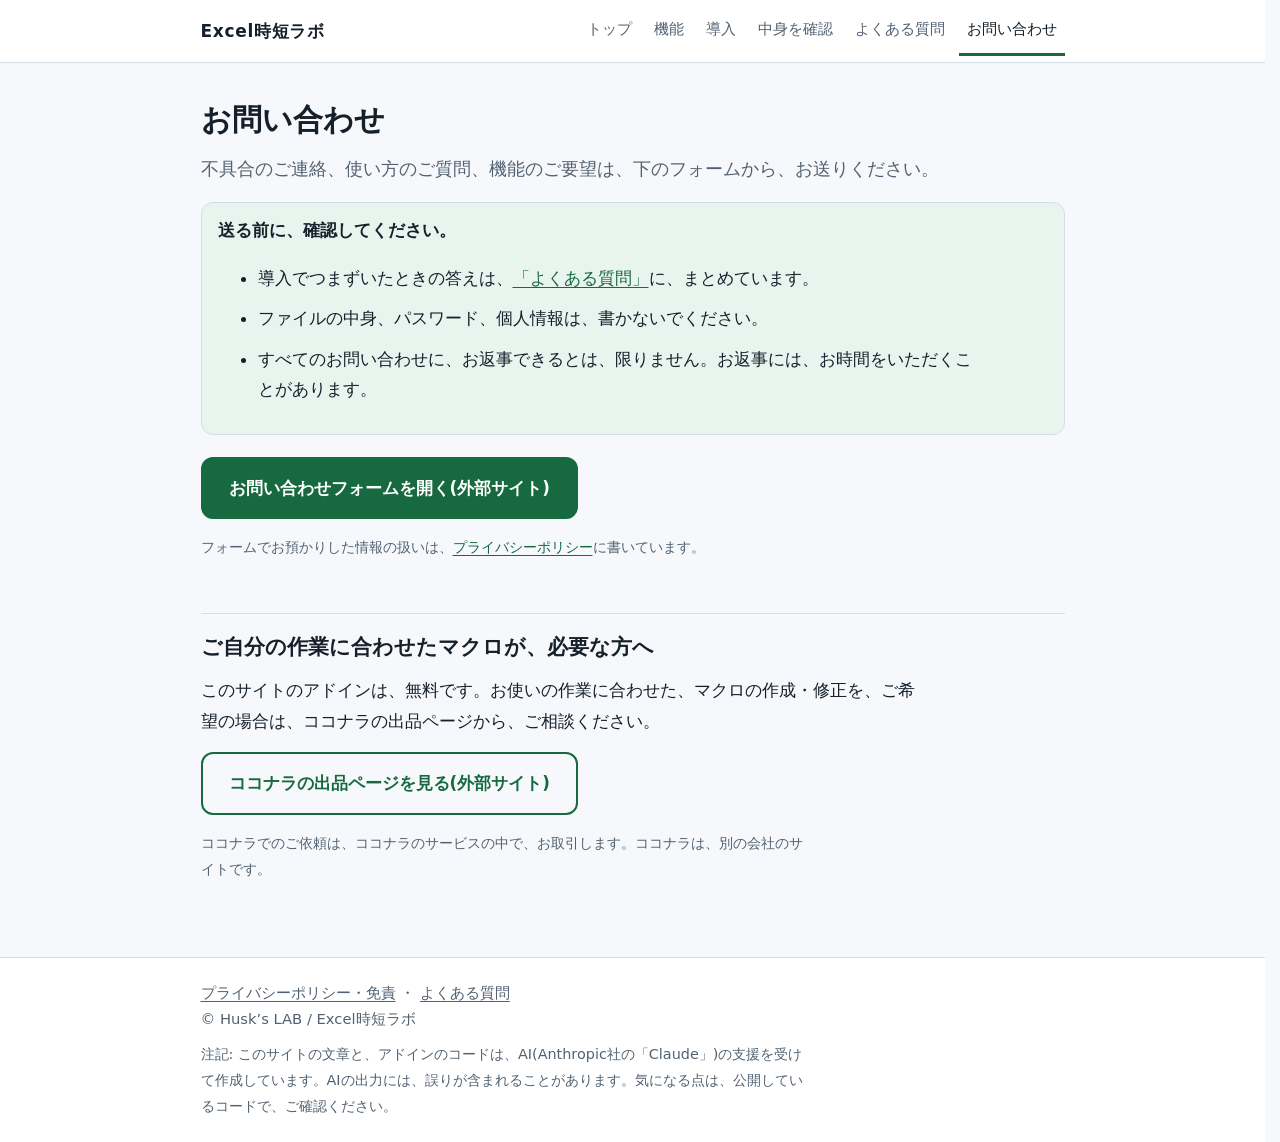
<file: contact.html>
<!doctype html>
<html lang="ja">
<head>
<meta charset="utf-8">
<meta name="viewport" content="width=device-width, initial-scale=1">
<title>お問い合わせ|Excel時短ラボ</title>
<meta name="description" content="不具合のご連絡、使い方のご質問、機能のご要望は、お問い合わせフォームから。">
<link rel="stylesheet" href="style.css">
<link rel="icon" href="favicon.svg" type="image/svg+xml">
<link rel="apple-touch-icon" href="apple-touch-icon.png">
<meta property="og:type" content="website">
<meta property="og:site_name" content="Excel時短ラボ">
<meta property="og:title" content="お問い合わせ|Excel時短ラボ">
<meta property="og:image" content="https://husk509.github.io/excel-jitan-lab/og-image.png">
<meta name="twitter:card" content="summary_large_image">
</head>
<body>
<a class="skip" href="#main">本文へ移動</a>
<header class="site"><div class="wrap">
  <a class="brand" href="index.html">Excel時短ラボ</a>
  <nav class="site" aria-label="メニュー">
    <a href="index.html">トップ</a><a href="features.html">機能</a><a href="install.html">導入</a><a href="code.html">中身を確認</a><a href="faq.html">よくある質問</a><a href="contact.html" aria-current="page">お問い合わせ</a>
  </nav>
</div></header>

<main id="main"><div class="wrap">
  <h1>お問い合わせ</h1>
  <p class="lead">不具合のご連絡、使い方のご質問、機能のご要望は、下のフォームから、お送りください。</p>

  <div class="ok">
    <b>送る前に、確認してください。</b>
    <ul>
      <li>導入でつまずいたときの答えは、<a href="faq.html">「よくある質問」</a>に、まとめています。</li>
      <li>ファイルの中身、パスワード、個人情報は、書かないでください。</li>
      <li>すべてのお問い合わせに、お返事できるとは、限りません。お返事には、お時間をいただくことがあります。</li>
    </ul>
  </div>

  <p>
    <!-- FORM_LINK_START(フォームができたら、この1行を、<a class="btn" href="フォームのURL" target="_blank" rel="noopener">お問い合わせフォームを開く</a> に差し替える) -->
    <a class="btn" href="https://docs.google.com/forms/d/e/1FAIpQLSfPsdm0E6DPMvk8RAdLIPs4VimVC2da49Xfs2Q76PY3RbIRHw/viewform?usp=pp_url&amp;entry.1907592138=Excel%E6%99%82%E7%9F%AD%E3%83%A9%E3%83%9C" target="_blank" rel="noopener">お問い合わせフォームを開く(外部サイト)</a>
    <!-- FORM_LINK_END -->
  </p>
  <p class="small">フォームでお預かりした情報の扱いは、<a href="privacy.html#form">プライバシーポリシー</a>に書いています。</p>

  <h2>ご自分の作業に合わせたマクロが、必要な方へ</h2>
  <p>このサイトのアドインは、無料です。お使いの作業に合わせた、マクロの作成・修正を、ご希望の場合は、ココナラの出品ページから、ご相談ください。</p>
  <p><a class="btn sub" href="https://coconala.com/services/4470032" target="_blank" rel="noopener">ココナラの出品ページを見る(外部サイト)</a></p>
  <p class="small">ココナラでのご依頼は、ココナラのサービスの中で、お取引します。ココナラは、別の会社のサイトです。</p>
</div></main>

<footer class="site"><div class="wrap">
  <a href="privacy.html">プライバシーポリシー・免責</a> ・ <a href="faq.html">よくある質問</a><br>
  © Husk’s LAB / Excel時短ラボ

  <p class="small" style="margin:10px 0 0;max-width:42em">注記: このサイトの文章と、アドインのコードは、AI(Anthropic社の「Claude」)の支援を受けて作成しています。AIの出力には、誤りが含まれることがあります。気になる点は、公開しているコードで、ご確認ください。</p>
</div></footer>
</body>
</html>
</file>
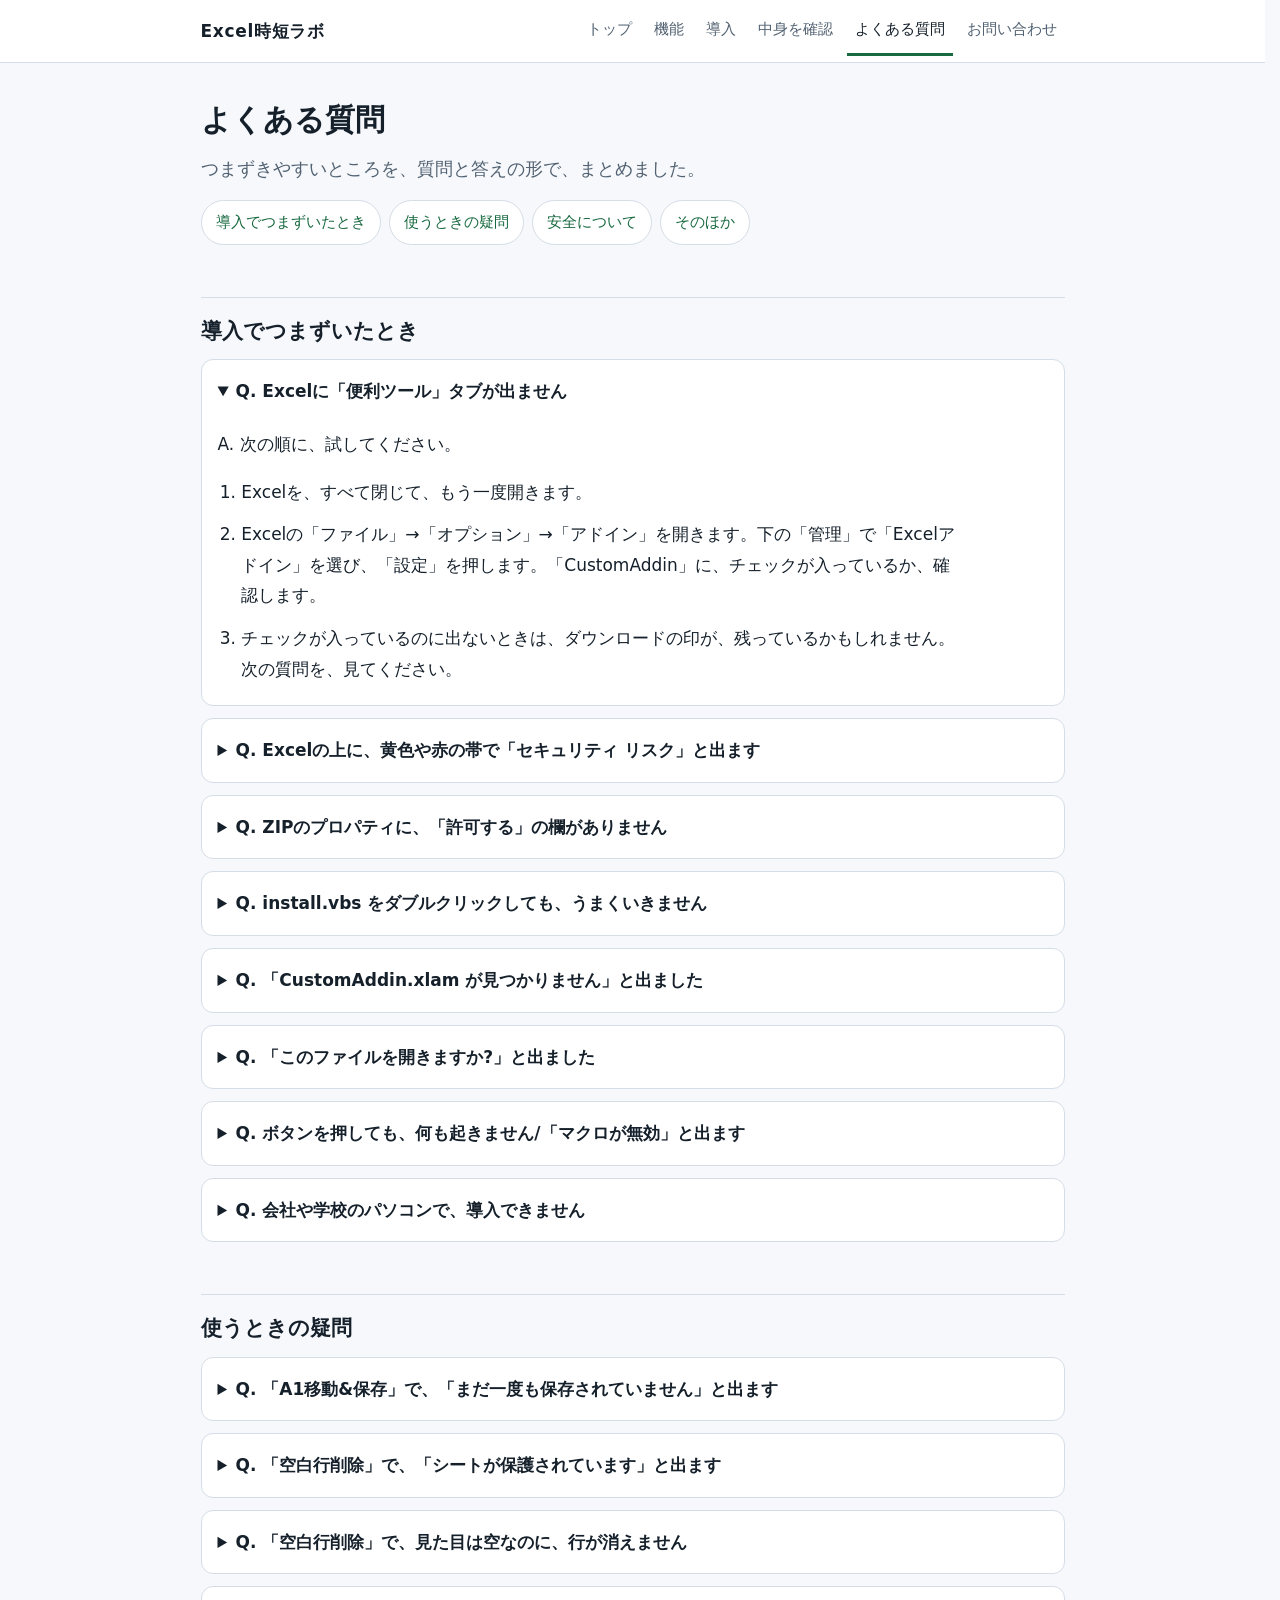
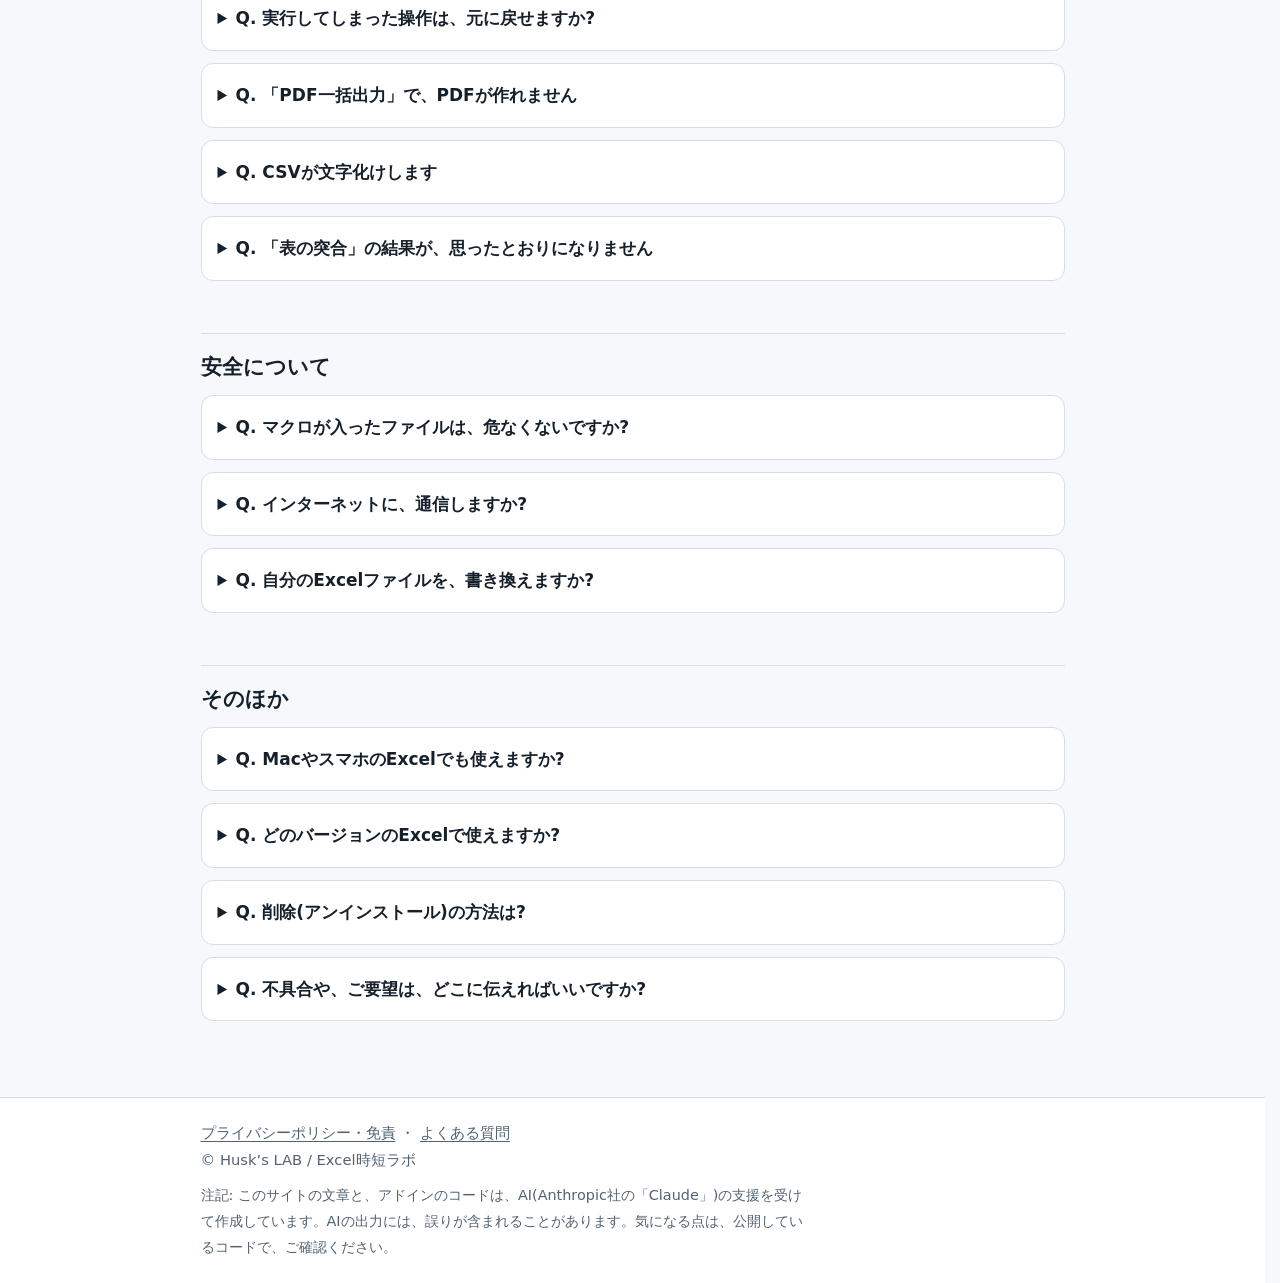
<file: faq.html>
<!doctype html>
<html lang="ja">
<head>
<meta charset="utf-8">
<meta name="viewport" content="width=device-width, initial-scale=1">
<title>よくある質問|Excel時短ラボ</title>
<meta name="description" content="安全性、動作環境、削除の方法など、よくある質問。">
<link rel="stylesheet" href="style.css">
<link rel="icon" href="favicon.svg" type="image/svg+xml">
<link rel="apple-touch-icon" href="apple-touch-icon.png">
<meta property="og:type" content="website">
<meta property="og:site_name" content="Excel時短ラボ">
<meta property="og:title" content="よくある質問|Excel時短ラボ">
<meta property="og:image" content="https://husk509.github.io/excel-jitan-lab/og-image.png">
<meta name="twitter:card" content="summary_large_image">
</head>
<body>
<a class="skip" href="#main">本文へ移動</a>
<header class="site"><div class="wrap">
  <a class="brand" href="index.html">Excel時短ラボ</a>
  <nav class="site" aria-label="メニュー">
    <a href="index.html">トップ</a><a href="features.html">機能</a><a href="install.html">導入</a><a href="code.html">中身を確認</a><a href="faq.html" aria-current="page">よくある質問</a><a href="contact.html">お問い合わせ</a>
  </nav>
</div></header>

<main id="main"><div class="wrap">
  <h1>よくある質問</h1>
  <p class="lead">つまずきやすいところを、質問と答えの形で、まとめました。</p>
  <ul class="toc" aria-label="ページ内の移動"><li><a href="#q-install">導入でつまずいたとき</a></li><li><a href="#q-use">使うときの疑問</a></li><li><a href="#q-safe">安全について</a></li><li><a href="#q-other">そのほか</a></li></ul>

  <h2 id="q-install">導入でつまずいたとき</h2>

  <details open><summary>Q. Excelに「便利ツール」タブが出ません</summary>
    <p>A. 次の順に、試してください。</p>
    <ol class="steps">
      <li>Excelを、すべて閉じて、もう一度開きます。</li>
      <li>Excelの「ファイル」→「オプション」→「アドイン」を開きます。下の「管理」で「Excelアドイン」を選び、「設定」を押します。「CustomAddin」に、チェックが入っているか、確認します。</li>
      <li>チェックが入っているのに出ないときは、ダウンロードの印が、残っているかもしれません。次の質問を、見てください。</li>
    </ol>
  </details>

  <details><summary>Q. Excelの上に、黄色や赤の帯で「セキュリティ リスク」と出ます</summary>
    <p>A. ダウンロードしたファイルに、Windowsの「ネット由来の印」が付いているためです。<a href="install.html">導入の手順</a>の、ZIPの「許可する」のチェックを行ってください。すでに導入したあとなら、<code>%AppData%\Microsoft\AddIns</code> の「CustomAddin.xlam」を右クリック →「プロパティ」で、「許可する」にチェックを入れます。そのあと、Excelを、開き直してください。</p>
  </details>

  <details><summary>Q. ZIPのプロパティに、「許可する」の欄がありません</summary>
    <p>A. すでに許可されているか、もともとブロックされていません。そのまま、次の手順へ進んでください。古いWindowsでは、「ブロックの解除」と表示されます。</p>
  </details>

  <details><summary>Q. install.vbs をダブルクリックしても、うまくいきません</summary>
    <p>A. 次の2つを、確認してください。</p>
    <ul>
      <li><b>ZIPを展開していない:</b> ZIPの中から、直接、実行していませんか(ZIPの中では、アドイン本体が見つからず、失敗することがあります)。ZIPを右クリックして、「すべて展開」を選び、できたフォルダの中の install.vbs を、実行してください。</li>
      <li><b>Excelが開いている:</b> Excelが1つでも開いていると、失敗することがあります。すべて閉じてから、もう一度、実行してください。</li>
    </ul>
  </details>

  <details><summary>Q. 「CustomAddin.xlam が見つかりません」と出ました</summary>
    <p>A. install.vbs と同じフォルダに、「CustomAddin」(Microsoft Excel アドイン)が、ありません。ZIPを展開したフォルダの中で、install.vbs を実行しているか、確認してください。install.vbs だけを、別の場所へ移していると、このメッセージが出ます。</p>
  </details>

  <details><summary>Q. 「このファイルを開きますか?」と出ました</summary>
    <p>A. install.vbs を、初めて実行するときに、出ることがあります。内容に不安があるときは、実行しないでください。install.vbs の中身は、<a href="code.html">「中身を確認」のページ</a>で、すべて読めます。納得したうえで、「開く」を選んでください。</p>
  </details>

  <details><summary>Q. ボタンを押しても、何も起きません/「マクロが無効」と出ます</summary>
    <p>A. 「CustomAddin.xlam」に、ダウンロードの印が、残っています。上の質問(「セキュリティ リスク」)の手順で、印を外して、Excelを開き直してください。</p>
  </details>

  <details><summary>Q. 会社や学校のパソコンで、導入できません</summary>
    <p>A. 管理者の設定で、スクリプトの実行や、アドインの追加が、禁止されていることがあります。無理に回避せず、管理者に、ご相談ください。</p>
  </details>

  <h2 id="q-use">使うときの疑問</h2>

  <details><summary>Q. 「A1移動&保存」で、「まだ一度も保存されていません」と出ます</summary>
    <p>A. 新しいブックは、保存先が決まっていないためです。先に、「名前を付けて保存」で、保存してから、もう一度、押してください。「読み取り専用」のブックも、保存できません。</p>
  </details>

  <details><summary>Q. 「空白行削除」で、「シートが保護されています」と出ます</summary>
    <p>A. 保護されたシートでは、行を削除できません。「校閲」タブの「シート保護の解除」を押してから、もう一度、押してください。</p>
  </details>

  <details><summary>Q. 「空白行削除」で、見た目は空なのに、行が消えません</summary>
    <p>A. 数式が入っている行は、空白とみなしません。数式の結果が、空の文字(見た目は空)でも、同じです。消したいときは、先に、「数式を値に」で値にするか、手で削除してください。</p>
  </details>

  <details><summary>Q. 実行してしまった操作は、元に戻せますか?</summary>
    <p>A. マクロを実行したあとは、Excelの「元に戻す」(<code>Ctrl + Z</code>)が、使えなくなります。行の削除、数式を値に、重複行の削除などは、特に注意してください。多くのボタンは、実行の前に確認が出ます。大事なファイルは、先にコピーを取っておくと、安心です。保存する前なら、閉じて、保存せずに開き直す方法もあります。</p>
  </details>

  <details><summary>Q. 「PDF一括出力」で、PDFが作れません</summary>
    <p>A. 印刷する内容のあるシートが、ないブックでは、作成できないことがあります。ブックに、データのあるシートがあるか、確認してください。</p>
  </details>

  <details><summary>Q. CSVが文字化けします</summary>
    <p>A. 「CSVを結合・読込」は、文字コード(Shift-JIS / UTF-8)を、自動で見分けます。それでも化けるときは、元のCSVが、別の形式かもしれません。「CSVで保存」では、保存のときに、Shift-JISかUTF-8を、選べます。</p>
  </details>

  <details><summary>Q. 「表の突合」の結果が、思ったとおりになりません</summary>
    <p>A. 次の点を、確認してください。</p>
    <ul>
      <li>キーの列を、正しく選んでいますか(請求番号など、1行ごとに決まる列です)。</li>
      <li>見た目が同じでも、前後に空白があったり、全角と半角が混ざっていたりすると、別の値として扱われます。</li>
      <li>数字の差を、いくつ以内なら同じとするか、指定できます。小数点以下の誤差が多いときは、指定してみてください。</li>
    </ul>
    <p>元の表は、変わりません。結果は、新しいシートに、色つきで出ます。</p>
  </details>

  <h2 id="q-safe">安全について</h2>

  <details><summary>Q. マクロが入ったファイルは、危なくないですか?</summary>
    <p>A. マクロ(VBA)は、Excelを自動で操作できる仕組みなので、不安に思うのは、自然なことです。このアドインは、コードを、すべて公開しています。<a href="code.html">「中身を確認」のページ</a>で、読めます。コードだけをダウンロードして、自分のExcelに取り込んで、確認することもできます。</p>
    <p>ただし、公開しているのは、私たちが作ったコードです。ご自身で内容を確認できない場合は、会社や学校のルールに従って、使うかどうかを、ご判断ください。</p>
  </details>

  <details><summary>Q. インターネットに、通信しますか?</summary>
    <p>A. 通信するコードは、含まれていません。公開しているコードで、確認できます(「中身を確認」のページに、確認のしかたを書いています)。</p>
  </details>

  <details><summary>Q. 自分のExcelファイルを、書き換えますか?</summary>
    <p>A. ボタンを押したときだけ、そのボタンの機能で、開いているブックを操作します。CSVの結合や突合のように、結果を新しいシートに出す機能は、元のデータを変えません。行の削除、数式を値に、重複行の削除などは、元に戻せない操作です。多くのボタンは、実行の前に確認が出ます。大事なファイルは、先にコピーを取ってから、お使いください。</p>
  </details>

  <h2 id="q-other">そのほか</h2>

  <details><summary>Q. MacやスマホのExcelでも使えますか?</summary>
    <p>A. 使えません。Windows版のExcel用です。</p>
  </details>

  <details><summary>Q. どのバージョンのExcelで使えますか?</summary>
    <p>A. 動作確認は、Windows版のExcel(バージョン16.0系)で行いました。それ以外のバージョンでの動作は、確認していません。</p>
  </details>

  <details><summary>Q. 削除(アンインストール)の方法は?</summary>
    <p>A. <a href="install.html">導入の手順</a>の、「アンインストール」に書いています。uninstall.vbs を使うか、手で外せます。あなたのExcelファイルには、触りません。</p>
  </details>

  <details><summary>Q. 不具合や、ご要望は、どこに伝えればいいですか?</summary>
    <p>A. <a href="contact.html">お問い合わせのページ</a>の、フォームから、お送りください。ファイルの中身、パスワード、個人情報は、書かないでください。</p>
  </details>
</div></main>

<footer class="site"><div class="wrap">
  <a href="privacy.html">プライバシーポリシー・免責</a> ・ <a href="faq.html">よくある質問</a><br>
  © Husk’s LAB / Excel時短ラボ

  <p class="small" style="margin:10px 0 0;max-width:42em">注記: このサイトの文章と、アドインのコードは、AI(Anthropic社の「Claude」)の支援を受けて作成しています。AIの出力には、誤りが含まれることがあります。気になる点は、公開しているコードで、ご確認ください。</p>
</div></footer>
</body>
</html>
</file>
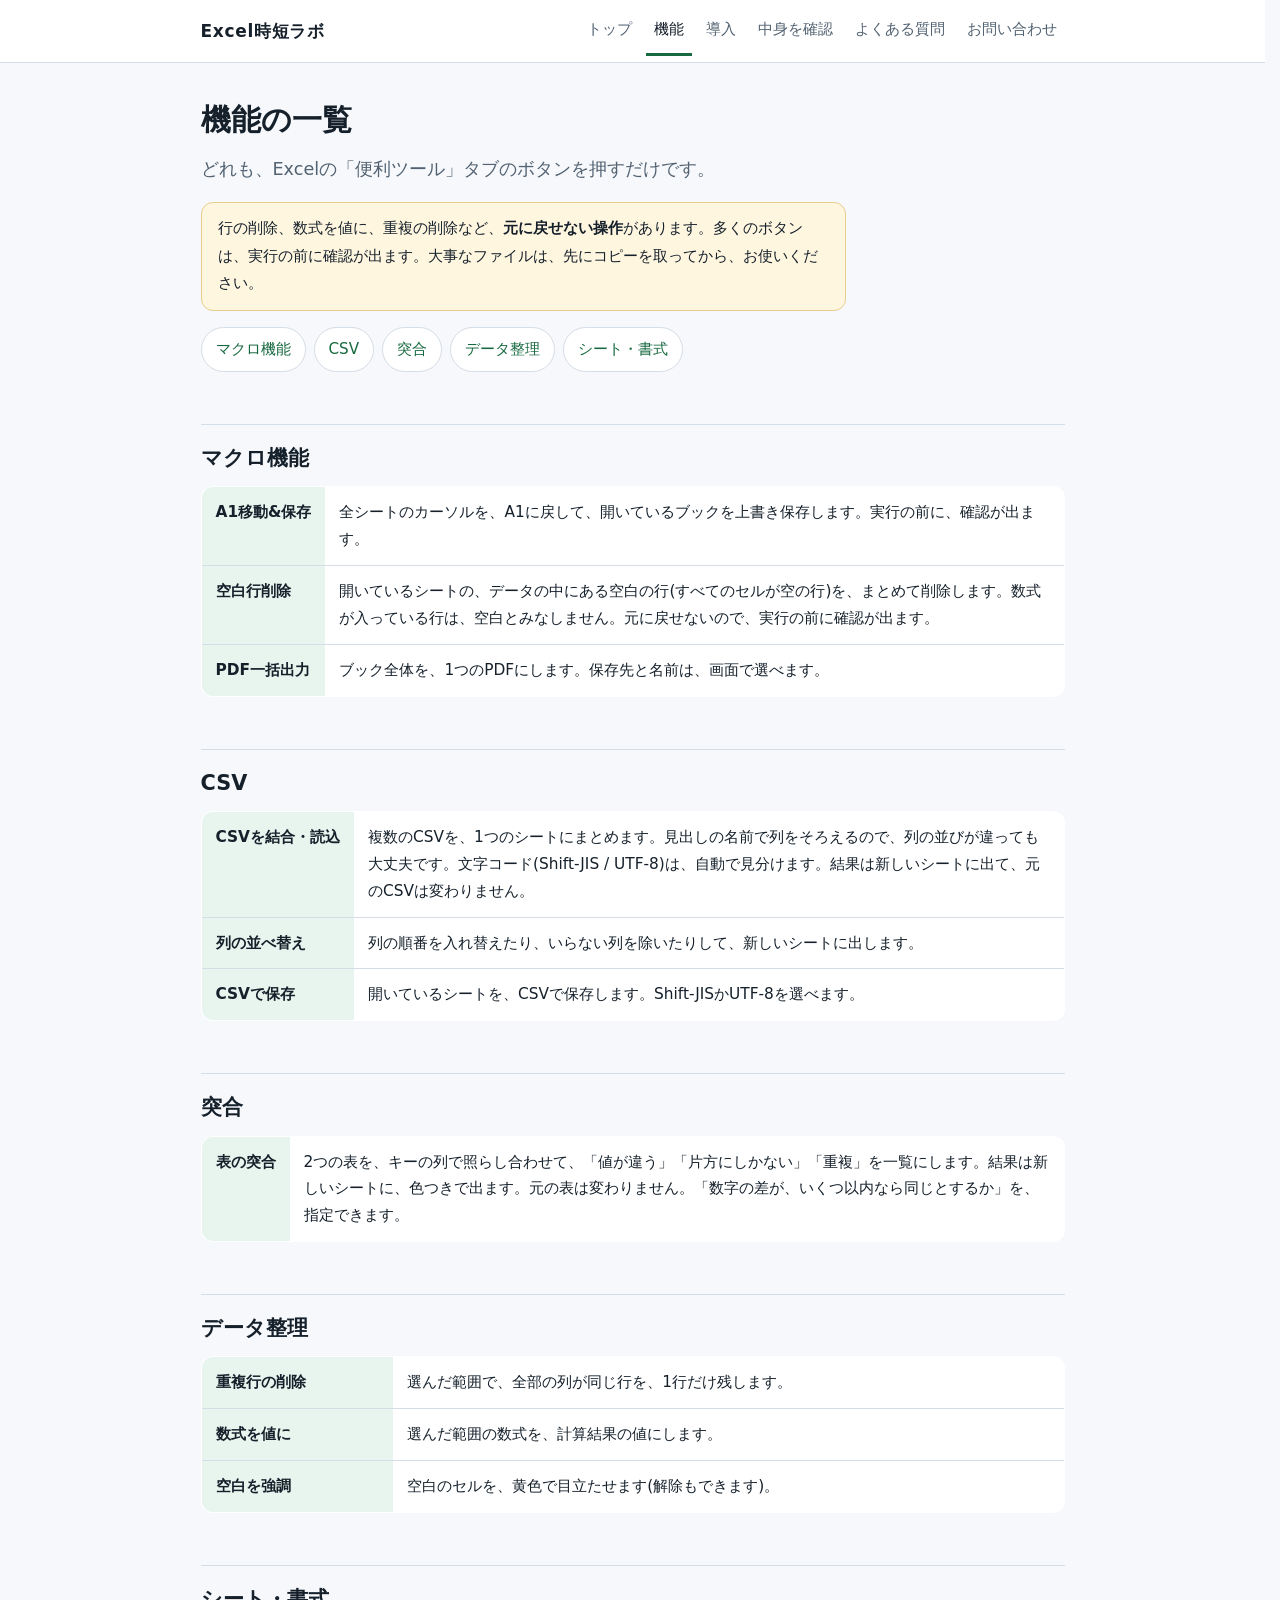
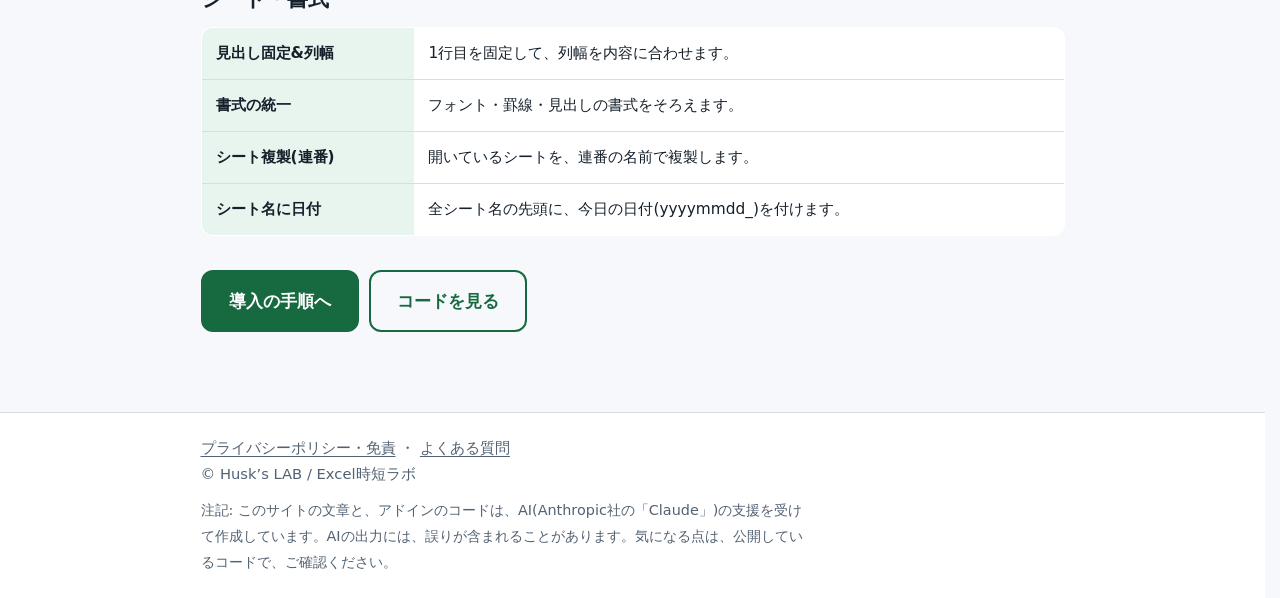
<file: features.html>
<!doctype html>
<html lang="ja">
<head>
<meta charset="utf-8">
<meta name="viewport" content="width=device-width, initial-scale=1">
<title>機能の一覧|Excel時短ラボ</title>
<meta name="description" content="便利ツールアドインの機能一覧。CSV結合、表の突合、重複削除、書式の統一など。">
<link rel="stylesheet" href="style.css">
<link rel="icon" href="favicon.svg" type="image/svg+xml">
<link rel="apple-touch-icon" href="apple-touch-icon.png">
<meta property="og:type" content="website">
<meta property="og:site_name" content="Excel時短ラボ">
<meta property="og:title" content="機能の一覧|Excel時短ラボ">
<meta property="og:image" content="https://husk509.github.io/excel-jitan-lab/og-image.png">
<meta name="twitter:card" content="summary_large_image">
</head>
<body>
<a class="skip" href="#main">本文へ移動</a>
<header class="site"><div class="wrap">
  <a class="brand" href="index.html">Excel時短ラボ</a>
  <nav class="site" aria-label="メニュー">
    <a href="index.html">トップ</a><a href="features.html" aria-current="page">機能</a><a href="install.html">導入</a><a href="code.html">中身を確認</a><a href="faq.html">よくある質問</a><a href="contact.html">お問い合わせ</a>
  </nav>
</div></header>

<main id="main"><div class="wrap">
  <h1>機能の一覧</h1>
  <p class="lead">どれも、Excelの「便利ツール」タブのボタンを押すだけです。</p>
  <p class="note">行の削除、数式を値に、重複の削除など、<b>元に戻せない操作</b>があります。多くのボタンは、実行の前に確認が出ます。大事なファイルは、先にコピーを取ってから、お使いください。</p>

  <ul class="toc" aria-label="ページ内の移動"><li><a href="#f1">マクロ機能</a></li><li><a href="#f2">CSV</a></li><li><a href="#f3">突合</a></li><li><a href="#f4">データ整理</a></li><li><a href="#f5">シート・書式</a></li></ul>
  <h2 id="f1">マクロ機能</h2>
  <table>
    <tr><th>A1移動&amp;保存</th><td>全シートのカーソルを、A1に戻して、開いているブックを上書き保存します。実行の前に、確認が出ます。</td></tr>
    <tr><th>空白行削除</th><td>開いているシートの、データの中にある空白の行(すべてのセルが空の行)を、まとめて削除します。数式が入っている行は、空白とみなしません。元に戻せないので、実行の前に確認が出ます。</td></tr>
    <tr><th>PDF一括出力</th><td>ブック全体を、1つのPDFにします。保存先と名前は、画面で選べます。</td></tr>
  </table>

  <h2 id="f2">CSV</h2>
  <table>
    <tr><th>CSVを結合・読込</th><td>複数のCSVを、1つのシートにまとめます。見出しの名前で列をそろえるので、列の並びが違っても大丈夫です。文字コード(Shift-JIS / UTF-8)は、自動で見分けます。結果は新しいシートに出て、元のCSVは変わりません。</td></tr>
    <tr><th>列の並べ替え</th><td>列の順番を入れ替えたり、いらない列を除いたりして、新しいシートに出します。</td></tr>
    <tr><th>CSVで保存</th><td>開いているシートを、CSVで保存します。Shift-JISかUTF-8を選べます。</td></tr>
  </table>

  <h2 id="f3">突合</h2>
  <table>
    <tr><th>表の突合</th><td>2つの表を、キーの列で照らし合わせて、「値が違う」「片方にしかない」「重複」を一覧にします。結果は新しいシートに、色つきで出ます。元の表は変わりません。「数字の差が、いくつ以内なら同じとするか」を、指定できます。</td></tr>
  </table>

  <h2 id="f4">データ整理</h2>
  <table>
    <tr><th>重複行の削除</th><td>選んだ範囲で、全部の列が同じ行を、1行だけ残します。</td></tr>
    <tr><th>数式を値に</th><td>選んだ範囲の数式を、計算結果の値にします。</td></tr>
    <tr><th>空白を強調</th><td>空白のセルを、黄色で目立たせます(解除もできます)。</td></tr>
  </table>

  <h2 id="f5">シート・書式</h2>
  <table>
    <tr><th>見出し固定&amp;列幅</th><td>1行目を固定して、列幅を内容に合わせます。</td></tr>
    <tr><th>書式の統一</th><td>フォント・罫線・見出しの書式をそろえます。</td></tr>
    <tr><th>シート複製(連番)</th><td>開いているシートを、連番の名前で複製します。</td></tr>
    <tr><th>シート名に日付</th><td>全シート名の先頭に、今日の日付(yyyymmdd_)を付けます。</td></tr>
  </table>

  <p style="margin-top:28px"><a class="btn" href="install.html">導入の手順へ</a><a class="btn sub" href="code.html">コードを見る</a></p>
</div></main>

<footer class="site"><div class="wrap">
  <a href="privacy.html">プライバシーポリシー・免責</a> ・ <a href="faq.html">よくある質問</a><br>
  © Husk’s LAB / Excel時短ラボ

  <p class="small" style="margin:10px 0 0;max-width:42em">注記: このサイトの文章と、アドインのコードは、AI(Anthropic社の「Claude」)の支援を受けて作成しています。AIの出力には、誤りが含まれることがあります。気になる点は、公開しているコードで、ご確認ください。</p>
</div></footer>
</body>
</html>
</file>
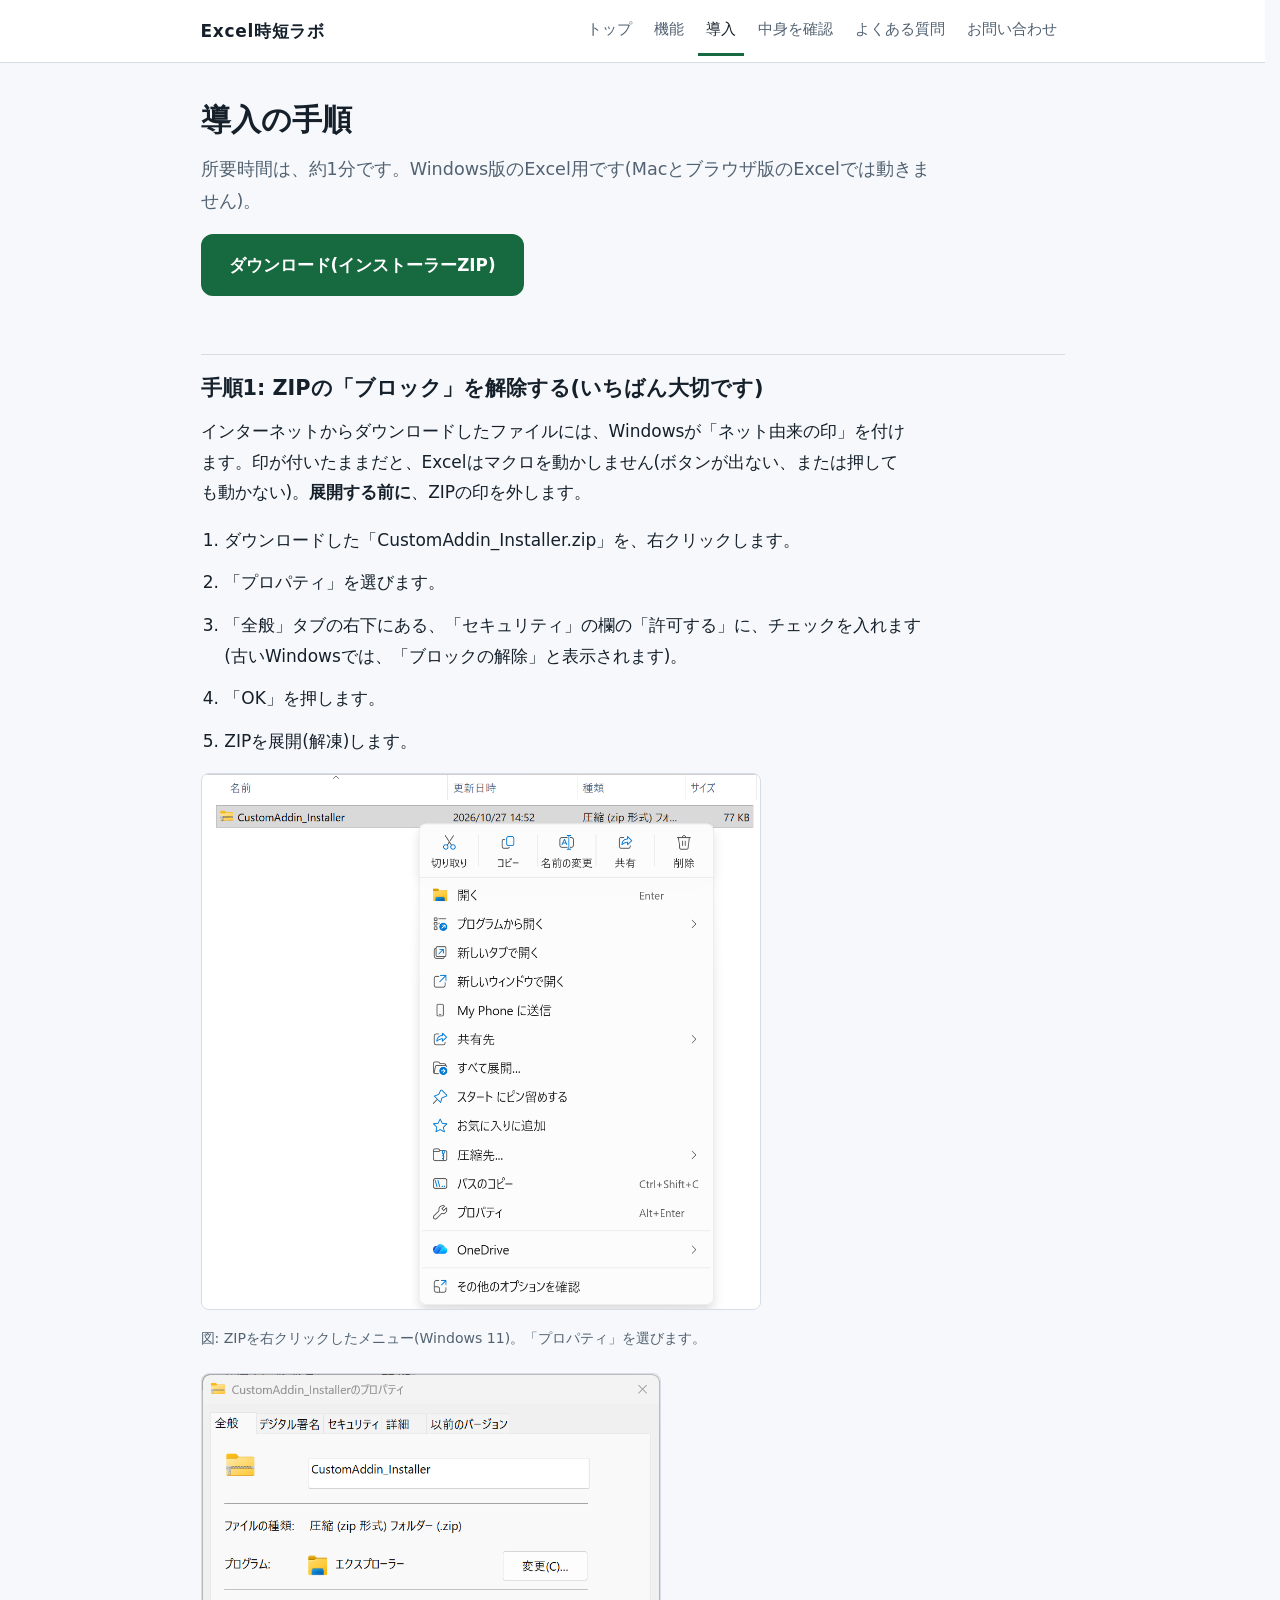
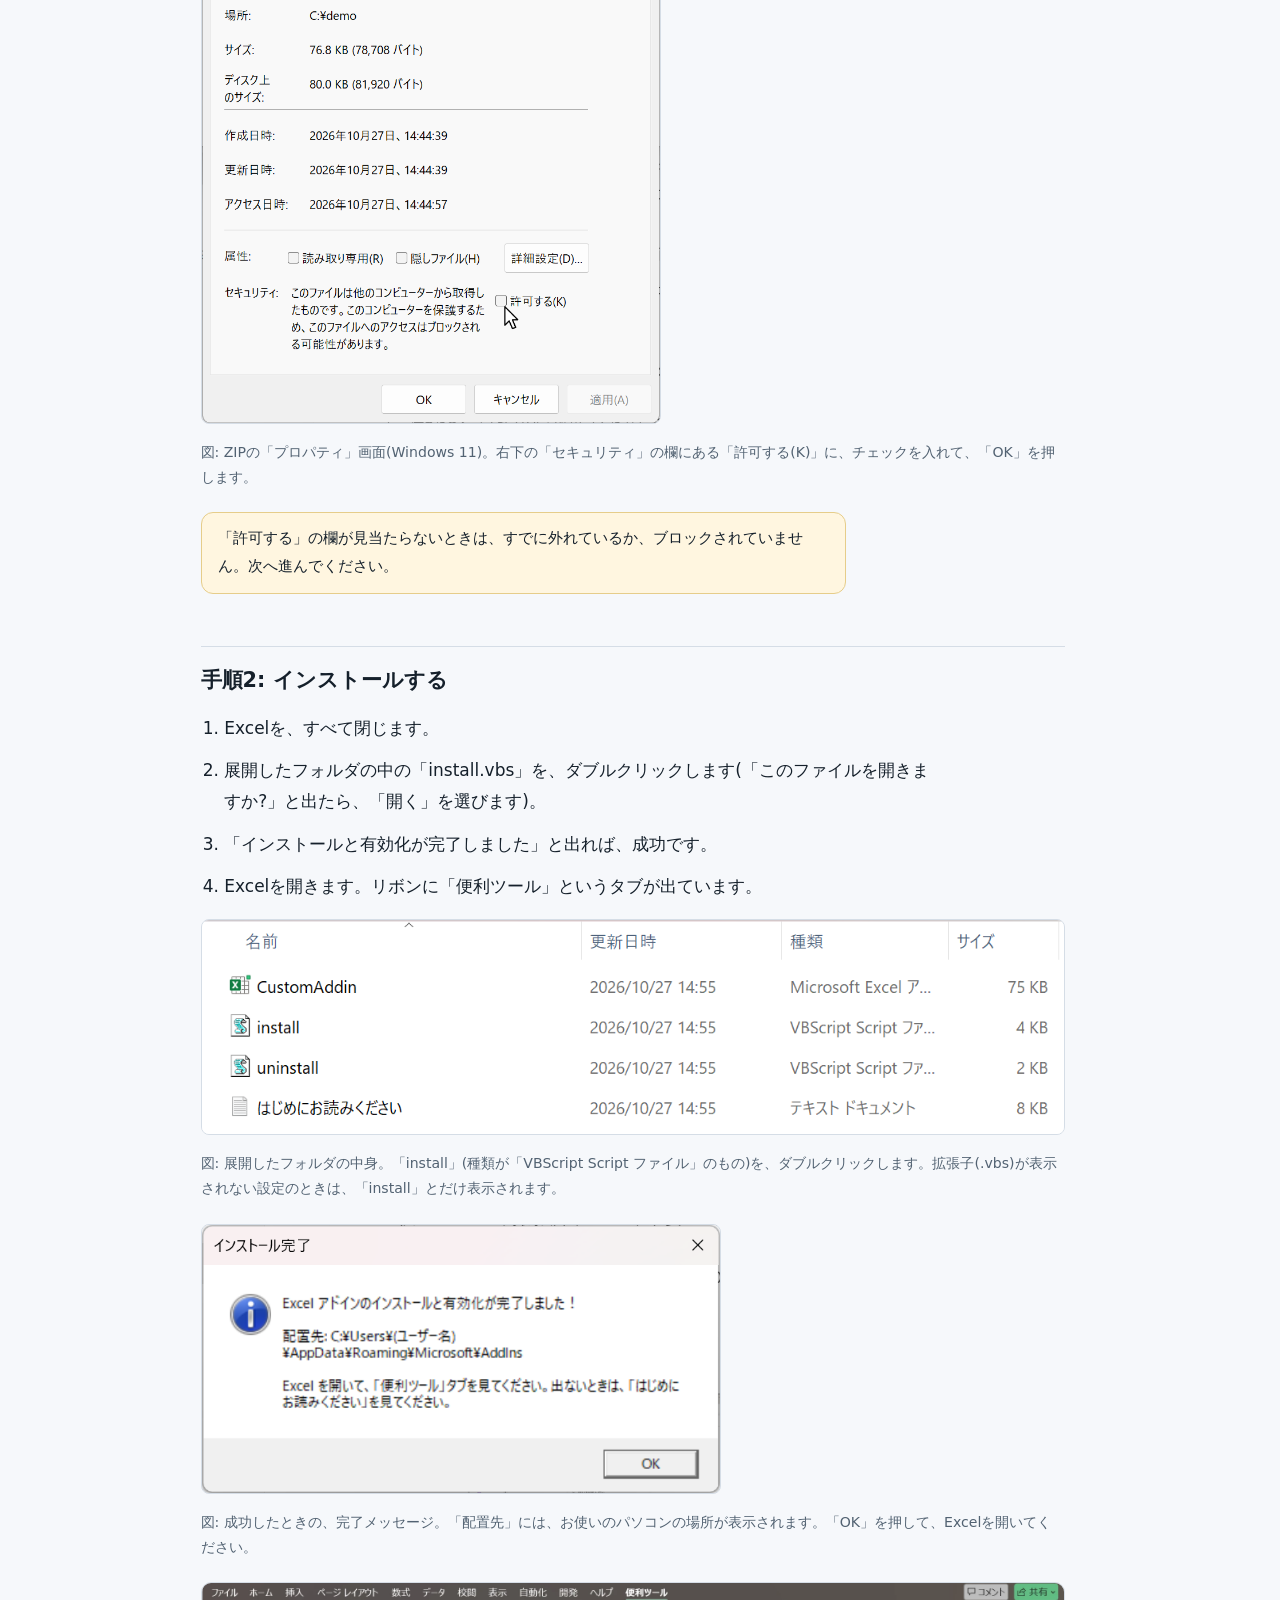
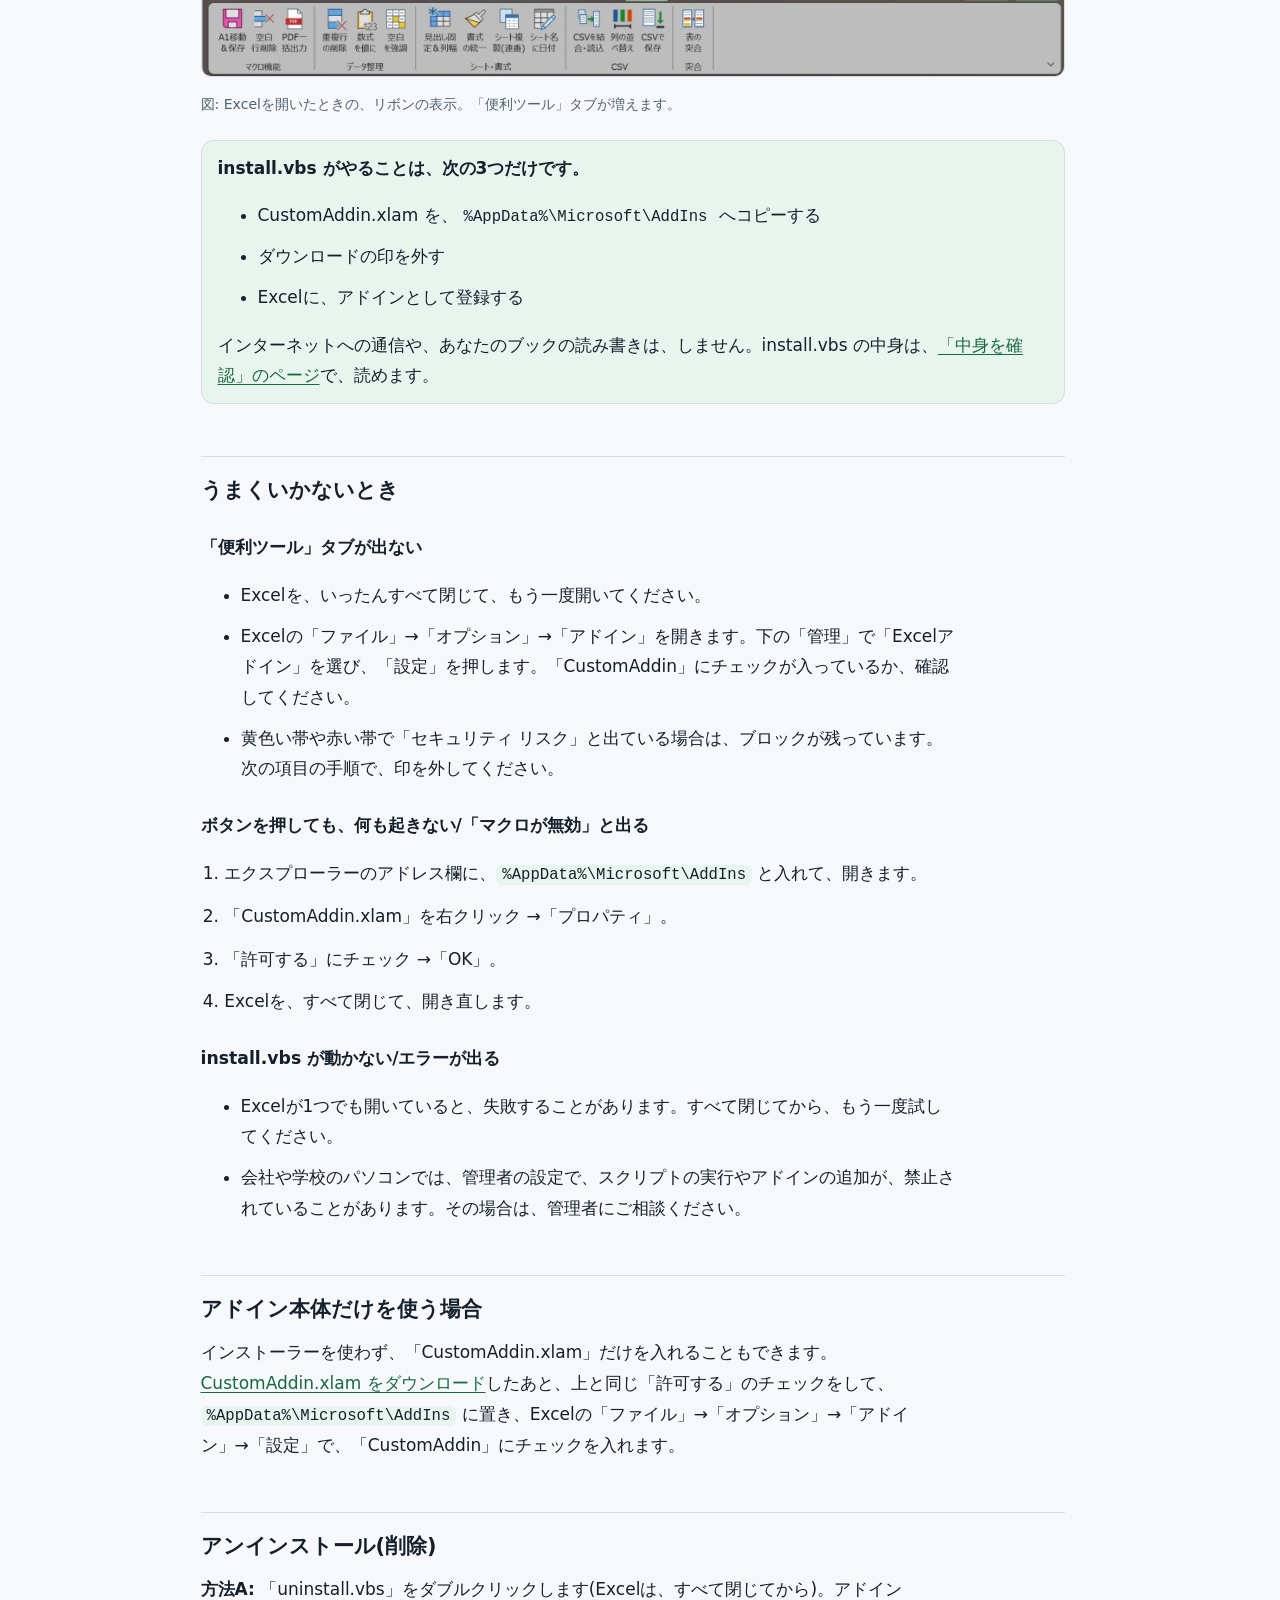
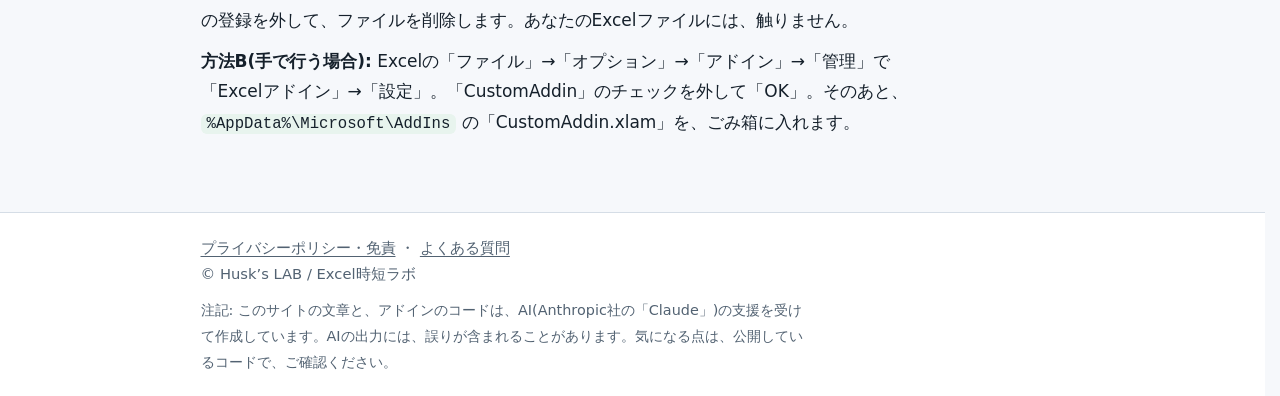
<file: install.html>
<!doctype html>
<html lang="ja">
<head>
<meta charset="utf-8">
<meta name="viewport" content="width=device-width, initial-scale=1">
<title>導入の手順|Excel時短ラボ</title>
<meta name="description" content="便利ツールアドインの、ダウンロードからインストール、アンインストールまでの手順。">
<link rel="stylesheet" href="style.css">
<link rel="icon" href="favicon.svg" type="image/svg+xml">
<link rel="apple-touch-icon" href="apple-touch-icon.png">
<meta property="og:type" content="website">
<meta property="og:site_name" content="Excel時短ラボ">
<meta property="og:title" content="導入の手順|Excel時短ラボ">
<meta property="og:image" content="https://husk509.github.io/excel-jitan-lab/og-image.png">
<meta name="twitter:card" content="summary_large_image">
</head>
<body>
<a class="skip" href="#main">本文へ移動</a>
<header class="site"><div class="wrap">
  <a class="brand" href="index.html">Excel時短ラボ</a>
  <nav class="site" aria-label="メニュー">
    <a href="index.html">トップ</a><a href="features.html">機能</a><a href="install.html" aria-current="page">導入</a><a href="code.html">中身を確認</a><a href="faq.html">よくある質問</a><a href="contact.html">お問い合わせ</a>
  </nav>
</div></header>

<main id="main"><div class="wrap">
  <h1>導入の手順</h1>
  <p class="lead">所要時間は、約1分です。Windows版のExcel用です(Macとブラウザ版のExcelでは動きません)。</p>
  <p><a class="btn" href="downloads/CustomAddin_Installer.zip" download>ダウンロード(インストーラーZIP)</a></p>

  <h2>手順1: ZIPの「ブロック」を解除する(いちばん大切です)</h2>
  <p>インターネットからダウンロードしたファイルには、Windowsが「ネット由来の印」を付けます。印が付いたままだと、Excelはマクロを動かしません(ボタンが出ない、または押しても動かない)。<b>展開する前に</b>、ZIPの印を外します。</p>
  <ol class="steps">
    <li>ダウンロードした「CustomAddin_Installer.zip」を、右クリックします。</li>
    <li>「プロパティ」を選びます。</li>
    <li>「全般」タブの右下にある、「セキュリティ」の欄の「許可する」に、チェックを入れます(古いWindowsでは、「ブロックの解除」と表示されます)。</li>
    <li>「OK」を押します。</li>
    <li>ZIPを展開(解凍)します。</li>
  </ol>
  <figure class="shot"><a href="images/step1-menu.png" target="_blank" rel="noopener"><img src="images/step1-menu.png" width="1085" height="1040" alt="ZIPを右クリックしたメニュー。下のほうに、プロパティがあります" style="max-width:min(100%,560px);height:auto;border:1px solid var(--line);border-radius:8px"></a><figcaption>図: ZIPを右クリックしたメニュー(Windows 11)。「プロパティ」を選びます。</figcaption></figure>
  <figure class="shot"><a href="images/step1-properties.png" target="_blank" rel="noopener"><img src="images/step1-properties.png" width="801" height="1135" alt="ZIPのプロパティ画面。右下のセキュリティの欄に、許可するのチェック欄があります" style="max-width:min(100%,460px);height:auto;border:1px solid var(--line);border-radius:8px"></a><figcaption>図: ZIPの「プロパティ」画面(Windows 11)。右下の「セキュリティ」の欄にある「許可する(K)」に、チェックを入れて、「OK」を押します。</figcaption></figure>
  <p class="note">「許可する」の欄が見当たらないときは、すでに外れているか、ブロックされていません。次へ進んでください。</p>

  <h2>手順2: インストールする</h2>
  <ol class="steps">
    <li>Excelを、すべて閉じます。</li>
    <li>展開したフォルダの中の「install.vbs」を、ダブルクリックします(「このファイルを開きますか?」と出たら、「開く」を選びます)。</li>
    <li>「インストールと有効化が完了しました」と出れば、成功です。</li>
    <li>Excelを開きます。リボンに「便利ツール」というタブが出ています。</li>
  </ol>
  <figure class="shot"><div class="scrollx"><img src="images/step2-folder.png" width="1085" height="270" alt="展開したフォルダの中身。CustomAddin、install、uninstall、はじめにお読みください、の4つが並んでいます" style="width:100%;height:auto;border:1px solid var(--line);border-radius:8px"></div><figcaption>図: 展開したフォルダの中身。「install」(種類が「VBScript Script ファイル」のもの)を、ダブルクリックします。拡張子(.vbs)が表示されない設定のときは、「install」とだけ表示されます。</figcaption></figure>
  <figure class="shot"><a href="images/step2-done.png" target="_blank" rel="noopener"><img src="images/step2-done.png" width="712" height="369" alt="インストール完了のメッセージ。Excel アドインのインストールと有効化が完了しました、と表示されています" style="max-width:min(100%,520px);height:auto;border:1px solid var(--line);border-radius:8px"></a><figcaption>図: 成功したときの、完了メッセージ。「配置先」には、お使いのパソコンの場所が表示されます。「OK」を押して、Excelを開いてください。</figcaption></figure>
  <figure class="shot"><div class="scrollx"><img src="images/step3-ribbon.png" width="1992" height="214" alt="Excelのリボンに増えた「便利ツール」タブ。マクロ機能、データ整理、シート・書式、CSV、突合のボタンが並んでいます" style="width:100%;height:auto;border:1px solid var(--line);border-radius:10px"></div><figcaption>図: Excelを開いたときの、リボンの表示。「便利ツール」タブが増えます。</figcaption></figure>
  <div class="ok">
    <b>install.vbs がやることは、次の3つだけです。</b>
    <ul>
      <li>CustomAddin.xlam を、<code>%AppData%\Microsoft\AddIns</code> へコピーする</li>
      <li>ダウンロードの印を外す</li>
      <li>Excelに、アドインとして登録する</li>
    </ul>
    インターネットへの通信や、あなたのブックの読み書きは、しません。install.vbs の中身は、<a href="code.html">「中身を確認」のページ</a>で、読めます。
  </div>

  <h2>うまくいかないとき</h2>
  <h3>「便利ツール」タブが出ない</h3>
  <ul>
    <li>Excelを、いったんすべて閉じて、もう一度開いてください。</li>
    <li>Excelの「ファイル」→「オプション」→「アドイン」を開きます。下の「管理」で「Excelアドイン」を選び、「設定」を押します。「CustomAddin」にチェックが入っているか、確認してください。</li>
    <li>黄色い帯や赤い帯で「セキュリティ リスク」と出ている場合は、ブロックが残っています。次の項目の手順で、印を外してください。</li>
  </ul>
  <h3>ボタンを押しても、何も起きない/「マクロが無効」と出る</h3>
  <ol class="steps">
    <li>エクスプローラーのアドレス欄に、<code>%AppData%\Microsoft\AddIns</code> と入れて、開きます。</li>
    <li>「CustomAddin.xlam」を右クリック →「プロパティ」。</li>
    <li>「許可する」にチェック →「OK」。</li>
    <li>Excelを、すべて閉じて、開き直します。</li>
  </ol>
  <h3>install.vbs が動かない/エラーが出る</h3>
  <ul>
    <li>Excelが1つでも開いていると、失敗することがあります。すべて閉じてから、もう一度試してください。</li>
    <li>会社や学校のパソコンでは、管理者の設定で、スクリプトの実行やアドインの追加が、禁止されていることがあります。その場合は、管理者にご相談ください。</li>
  </ul>

  <h2>アドイン本体だけを使う場合</h2>
  <p>インストーラーを使わず、「CustomAddin.xlam」だけを入れることもできます。<a href="downloads/CustomAddin.xlam" download>CustomAddin.xlam をダウンロード</a>したあと、上と同じ「許可する」のチェックをして、<code>%AppData%\Microsoft\AddIns</code> に置き、Excelの「ファイル」→「オプション」→「アドイン」→「設定」で、「CustomAddin」にチェックを入れます。</p>

  <h2>アンインストール(削除)</h2>
  <p><b>方法A:</b> 「uninstall.vbs」をダブルクリックします(Excelは、すべて閉じてから)。アドインの登録を外して、ファイルを削除します。あなたのExcelファイルには、触りません。</p>
  <p><b>方法B(手で行う場合):</b> Excelの「ファイル」→「オプション」→「アドイン」→「管理」で「Excelアドイン」→「設定」。「CustomAddin」のチェックを外して「OK」。そのあと、<code>%AppData%\Microsoft\AddIns</code> の「CustomAddin.xlam」を、ごみ箱に入れます。</p>
</div></main>

<footer class="site"><div class="wrap">
  <a href="privacy.html">プライバシーポリシー・免責</a> ・ <a href="faq.html">よくある質問</a><br>
  © Husk’s LAB / Excel時短ラボ

  <p class="small" style="margin:10px 0 0;max-width:42em">注記: このサイトの文章と、アドインのコードは、AI(Anthropic社の「Claude」)の支援を受けて作成しています。AIの出力には、誤りが含まれることがあります。気になる点は、公開しているコードで、ご確認ください。</p>
</div></footer>
</body>
</html>
</file>
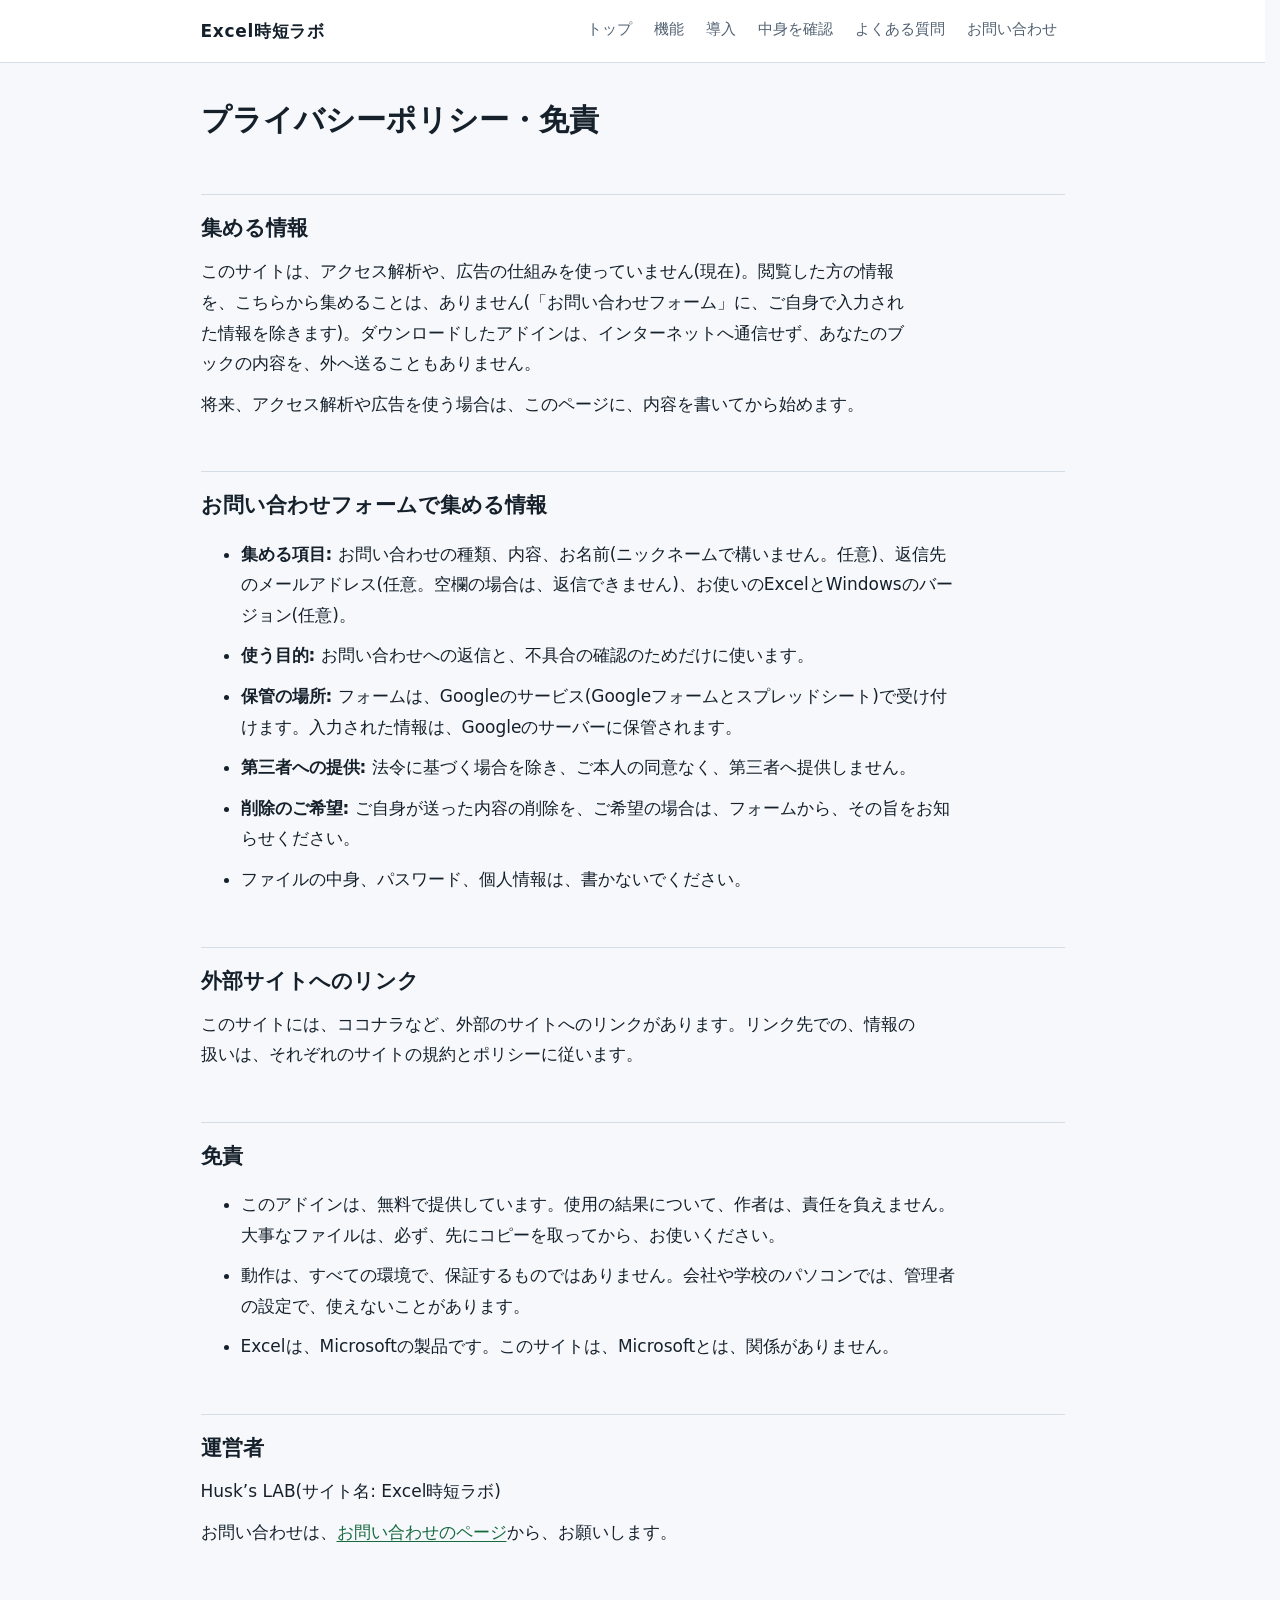
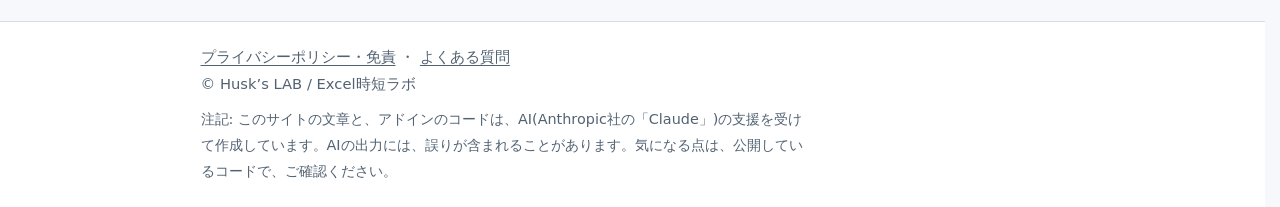
<file: privacy.html>
<!doctype html>
<html lang="ja">
<head>
<meta charset="utf-8">
<meta name="viewport" content="width=device-width, initial-scale=1">
<title>プライバシーポリシー・免責|Excel時短ラボ</title>
<link rel="stylesheet" href="style.css">
<link rel="icon" href="favicon.svg" type="image/svg+xml">
<link rel="apple-touch-icon" href="apple-touch-icon.png">
<meta property="og:type" content="website">
<meta property="og:site_name" content="Excel時短ラボ">
<meta property="og:title" content="プライバシーポリシー・免責|Excel時短ラボ">
<meta property="og:image" content="https://husk509.github.io/excel-jitan-lab/og-image.png">
<meta name="twitter:card" content="summary_large_image">
</head>
<body>
<a class="skip" href="#main">本文へ移動</a>
<header class="site"><div class="wrap">
  <a class="brand" href="index.html">Excel時短ラボ</a>
  <nav class="site" aria-label="メニュー">
    <a href="index.html">トップ</a><a href="features.html">機能</a><a href="install.html">導入</a><a href="code.html">中身を確認</a><a href="faq.html">よくある質問</a><a href="contact.html">お問い合わせ</a>
  </nav>
</div></header>

<main id="main"><div class="wrap">
  <h1>プライバシーポリシー・免責</h1>

  <h2>集める情報</h2>
  <p>このサイトは、アクセス解析や、広告の仕組みを使っていません(現在)。閲覧した方の情報を、こちらから集めることは、ありません(「お問い合わせフォーム」に、ご自身で入力された情報を除きます)。ダウンロードしたアドインは、インターネットへ通信せず、あなたのブックの内容を、外へ送ることもありません。</p>
  <p>将来、アクセス解析や広告を使う場合は、このページに、内容を書いてから始めます。</p>

  <h2 id="form">お問い合わせフォームで集める情報</h2>
  <ul>
    <li><b>集める項目:</b> お問い合わせの種類、内容、お名前(ニックネームで構いません。任意)、返信先のメールアドレス(任意。空欄の場合は、返信できません)、お使いのExcelとWindowsのバージョン(任意)。</li>
    <li><b>使う目的:</b> お問い合わせへの返信と、不具合の確認のためだけに使います。</li>
    <li><b>保管の場所:</b> フォームは、Googleのサービス(Googleフォームとスプレッドシート)で受け付けます。入力された情報は、Googleのサーバーに保管されます。</li>
    <li><b>第三者への提供:</b> 法令に基づく場合を除き、ご本人の同意なく、第三者へ提供しません。</li>
    <li><b>削除のご希望:</b> ご自身が送った内容の削除を、ご希望の場合は、フォームから、その旨をお知らせください。</li>
    <li>ファイルの中身、パスワード、個人情報は、書かないでください。</li>
  </ul>

  <h2>外部サイトへのリンク</h2>
  <p>このサイトには、ココナラなど、外部のサイトへのリンクがあります。リンク先での、情報の扱いは、それぞれのサイトの規約とポリシーに従います。</p>

  <h2>免責</h2>
  <ul>
    <li>このアドインは、無料で提供しています。使用の結果について、作者は、責任を負えません。大事なファイルは、必ず、先にコピーを取ってから、お使いください。</li>
    <li>動作は、すべての環境で、保証するものではありません。会社や学校のパソコンでは、管理者の設定で、使えないことがあります。</li>
    <li>Excelは、Microsoftの製品です。このサイトは、Microsoftとは、関係がありません。</li>
  </ul>

  <h2>運営者</h2>
  <p>Husk’s LAB(サイト名: Excel時短ラボ)</p>
  <p>お問い合わせは、<a href="contact.html">お問い合わせのページ</a>から、お願いします。</p>
</div></main>

<footer class="site"><div class="wrap">
  <a href="privacy.html">プライバシーポリシー・免責</a> ・ <a href="faq.html">よくある質問</a><br>
  © Husk’s LAB / Excel時短ラボ

  <p class="small" style="margin:10px 0 0;max-width:42em">注記: このサイトの文章と、アドインのコードは、AI(Anthropic社の「Claude」)の支援を受けて作成しています。AIの出力には、誤りが含まれることがあります。気になる点は、公開しているコードで、ご確認ください。</p>
</div></footer>
</body>
</html>
</file>
<file: style.css>
:root {
  --bg: #f6f8fb; --card: #ffffff; --text: #15202b; --muted: #526272; --line: #d5dde6;
  --accent: #17693f; --accent-ink: #ffffff; --soft: #e8f4ee; --warn: #fff6e0; --warn-line: #e6cd8a; --code-bg: #0f1720; --code-ink: #e6edf3;
  --hero: #eaf4ee; --focus: #a14d00;
}
@media (prefers-color-scheme: dark) {
  :root:not([data-theme="light"]) {
    --bg: #0e141b; --card: #17202a; --text: #e8eef4; --muted: #a3b3c2; --line: #2f3c49;
    --accent: #4cc38a; --accent-ink: #08140e; --soft: #15291f; --warn: #2b2411; --warn-line: #5a4a1a; --code-bg: #0a0f15; --code-ink: #dbe6f0;
    --hero: #12211a; --focus: #ffc266;
  }
}
* { box-sizing: border-box; }
html { scroll-behavior: smooth; overflow-y: scroll; scrollbar-gutter: stable; }
body { margin: 0; background: var(--bg); color: var(--text); font: 17px/1.8 system-ui, "Yu Gothic UI", "Yu Gothic", "Hiragino Sans", Meiryo, sans-serif; -webkit-text-size-adjust: 100%; }
a { color: var(--accent); text-underline-offset: 3px; }
a:focus-visible, summary:focus-visible, .btn:focus-visible { outline: 3px solid var(--focus); outline-offset: 3px; border-radius: 6px; }
.skip { position: absolute; left: -999px; top: 0; background: var(--accent); color: var(--accent-ink); padding: 10px 16px; z-index: 10; }
.skip:focus { left: 8px; top: 8px; }
.wrap { max-width: 900px; margin: 0 auto; padding: 0 18px; }

header.site { background: var(--card); border-bottom: 1px solid var(--line); }
header.site .wrap { display: flex; align-items: center; justify-content: space-between; gap: 4px 16px; flex-wrap: wrap; padding-top: 6px; padding-bottom: 6px; }
.brand { font-weight: 800; letter-spacing: .04em; text-decoration: none; color: var(--text); padding: 8px 0; }
nav.site { display: flex; gap: 0 6px; flex-wrap: wrap; font-size: .95rem; }
nav.site a { text-decoration: none; color: var(--muted); padding: 10px 8px; min-height: 44px; display: inline-flex; align-items: center; border-bottom: 3px solid transparent; }
nav.site a:hover { color: var(--text); }
nav.site a[aria-current="page"] { color: var(--text); border-bottom-color: var(--accent); }

main { padding: 28px 0 64px; }
h1 { font-size: 1.85rem; line-height: 1.45; margin: 8px 0 12px; }
h2 { font-size: 1.3rem; line-height: 1.5; margin: 52px 0 12px; padding-top: 18px; border-top: 1px solid var(--line); }
h3 { font-size: 1.08rem; margin: 26px 0 6px; }
p, li { margin: 10px 0; }
main p, main li { max-width: 42em; }
.lead { font-size: 1.1rem; color: var(--muted); }

.hero { background: var(--hero); border: 1px solid var(--line); border-radius: 20px; padding: 30px 26px 26px; margin: 4px 0 8px; }
.hero h1 { margin-top: 0; }
.hero .lead { color: var(--text); margin-bottom: 18px; }
.chips { display: flex; flex-wrap: wrap; gap: 8px; margin: 14px 0 4px; padding: 0; list-style: none; }
.chips li { margin: 0; max-width: none; background: var(--card); border: 1px solid var(--line); border-radius: 999px; padding: 2px 14px; font-size: .92rem; font-weight: 700; }
.chips li::before { content: "✓ "; color: var(--accent); }
.small { font-size: .9rem; color: var(--muted); }

.card { background: var(--card); border: 1px solid var(--line); border-radius: 16px; padding: 18px 20px; margin: 16px 0; }
.card h3 { margin-top: 0; }
.grid { display: grid; grid-template-columns: repeat(auto-fit, minmax(250px, 1fr)); gap: 14px; }
.grid .card { margin: 0; }
.grid .card p { max-width: none; }

.btn { display: inline-block; background: var(--accent); color: var(--accent-ink); padding: 14px 26px; min-height: 48px; border-radius: 12px; text-decoration: none; font-weight: 700; font-size: 1.05rem; margin: 6px 10px 6px 0; border: 2px solid var(--accent); }
.btn:hover { filter: brightness(1.08); }
.btn.sub { background: transparent; color: var(--accent); }

.note { background: var(--warn); border: 1px solid var(--warn-line); border-radius: 12px; padding: 12px 16px; margin: 16px 0; font-size: .96rem; }
.ok { background: var(--soft); border: 1px solid var(--line); border-radius: 12px; padding: 12px 16px; margin: 16px 0; }
.tag { display: inline-block; font-size: .82rem; color: var(--muted); border: 1px solid var(--line); border-radius: 999px; padding: 0 10px; margin-right: 6px; }

.toc { display: flex; flex-wrap: wrap; gap: 8px; margin: 14px 0 0; padding: 0; list-style: none; }
.toc li { margin: 0; max-width: none; }
.toc a { display: inline-block; padding: 8px 14px; min-height: 40px; border: 1px solid var(--line); border-radius: 999px; background: var(--card); text-decoration: none; font-size: .95rem; }

/* 3 steps */
.steps3 { display: grid; grid-template-columns: repeat(auto-fit, minmax(230px, 1fr)); gap: 14px; counter-reset: s; padding: 0; list-style: none; }
.steps3 li { counter-increment: s; margin: 0; max-width: none; background: var(--card); border: 1px solid var(--line); border-radius: 16px; padding: 16px 18px 14px; }
.steps3 li::before { content: counter(s); display: inline-flex; width: 32px; height: 32px; align-items: center; justify-content: center; border-radius: 50%; background: var(--accent); color: var(--accent-ink); font-weight: 800; margin-bottom: 6px; }
.steps3 b { display: block; }

/* Excel ribbon picture (HTML) */
.ribbon { background: var(--card); border: 1px solid var(--line); border-radius: 14px; overflow: hidden; margin: 14px 0; }
.ribbon .tabs { display: flex; gap: 2px; background: #217346; padding: 8px 10px 0; font-size: .8rem; color: #fff; overflow-x: auto; }
.ribbon .tabs span { padding: 5px 12px; white-space: nowrap; opacity: .85; }
.ribbon .tabs span.on { background: var(--card); color: var(--text); opacity: 1; font-weight: 700; border-radius: 6px 6px 0 0; }
.ribbon .body { display: flex; flex-wrap: wrap; padding: 12px 6px; }
.ribbon .grp { padding: 0 12px; border-right: 1px solid var(--line); min-width: 120px; flex: 1 1 130px; margin: 4px 0; }
.ribbon .grp:last-child { border-right: 0; }
.ribbon .grp b { display: block; font-size: .72rem; color: var(--muted); text-align: center; border-top: 1px solid var(--line); margin-top: 8px; padding-top: 2px; font-weight: 600; }
.ribbon .grp span { display: block; font-size: .85rem; line-height: 1.5; padding: 2px 0; }
.ribbon .grp span::before { content: "▣ "; color: var(--accent); }

/* Windows dialog picture (HTML) */
.shot { margin: 14px 0 22px; }
.shot figcaption { font-size: .88rem; color: var(--muted); margin-top: 6px; }
.win { max-width: 420px; background: #f3f3f3; color: #1b1b1b; border: 1px solid #8a8a8a; border-radius: 8px; box-shadow: 0 8px 24px rgba(0,0,0,.25); overflow: hidden; font: 13px/1.6 "Yu Gothic UI", Meiryo, sans-serif; }
.win .tb { background: #fff; padding: 8px 12px; display: flex; justify-content: space-between; font-size: 12px; border-bottom: 1px solid #ddd; }
.win .tabs2 { display: flex; gap: 0; padding: 8px 10px 0; background: #fff; }
.win .tabs2 span { padding: 3px 10px; border: 1px solid #d0d0d0; border-bottom: 0; background: #f3f3f3; font-size: 12px; }
.win .tabs2 span.on { background: #fff; font-weight: 700; }
.win .pane { background: #fff; margin: 0 10px 10px; padding: 12px; border: 1px solid #d0d0d0; }
.win .row { display: flex; gap: 10px; padding: 1px 0; }
.win .row b { width: 64px; font-weight: 400; color: #555; flex: none; }
.win .sec { border-top: 1px solid #ddd; margin-top: 8px; padding-top: 8px; }
.win .hl { outline: 3px solid #e5322d; outline-offset: 2px; border-radius: 3px; display: inline-block; padding: 0 6px 0 2px; margin-top: 4px; }
.win .chk { display: inline-block; width: 13px; height: 13px; border: 1px solid #333; background: #fff; vertical-align: -2px; margin-right: 4px; text-align: center; line-height: 11px; font-size: 11px; }
.win .btns { display: flex; justify-content: flex-end; gap: 8px; padding: 0 12px 12px; }
.win .btns span { border: 1px solid #adadad; background: #e5e5e5; padding: 1px 18px; font-size: 12px; }
.win.msg .pane { border: 0; margin: 0; padding: 18px 16px 8px; }
.win.msg .ic { display: inline-block; width: 28px; height: 28px; border-radius: 50%; background: #1a73c8; color: #fff; text-align: center; font-weight: 800; line-height: 28px; margin-right: 10px; float: left; }
.win.msg p { margin: 0 0 8px 38px; max-width: none; font-size: 13px; }

/* before -> after */
.ba { display: grid; grid-template-columns: 1fr auto 1fr; gap: 10px; align-items: center; background: var(--card); border: 1px solid var(--line); border-radius: 14px; padding: 12px 16px; margin: 10px 0; }
.ba div { margin: 0; max-width: none; font-size: .96rem; line-height: 1.6; }
.ba .arrow { color: var(--accent); font-weight: 800; font-size: 1.3rem; }
.ba .after { font-weight: 700; }
.ba .label { display: block; font-size: .82rem; color: var(--muted); font-weight: 600; }

.cta-band { background: var(--hero); border: 1px solid var(--line); border-radius: 20px; padding: 24px 24px 18px; margin: 48px 0 0; text-align: center; }
.cta-band h2 { border: 0; margin: 0 0 6px; padding: 0; }
.cta-band p { margin-left: auto; margin-right: auto; }

table { border-collapse: collapse; width: 100%; background: var(--card); border: 1px solid var(--line); border-radius: 12px; overflow: hidden; font-size: .96rem; line-height: 1.75; }
th, td { text-align: left; padding: 12px 14px; border-bottom: 1px solid var(--line); vertical-align: top; }
th { background: var(--soft); white-space: nowrap; }
ol.steps { padding-left: 1.4em; }
ol.steps li { margin: 12px 0; }
details { background: var(--card); border: 1px solid var(--line); border-radius: 12px; margin: 12px 0; padding: 4px 16px; }
details > summary { cursor: pointer; font-weight: 700; padding: 12px 0; min-height: 44px; }
pre.code { background: var(--code-bg); color: var(--code-ink); padding: 14px; border-radius: 10px; overflow: auto; max-height: 520px; font: 13px/1.55 ui-monospace, "Cascadia Mono", Consolas, monospace; tab-size: 4; }
code { font-family: ui-monospace, Consolas, monospace; background: var(--soft); padding: 1px 6px; border-radius: 6px; font-size: .92em; }
footer.site { border-top: 1px solid var(--line); background: var(--card); padding: 22px 0; color: var(--muted); font-size: .92rem; }
footer.site a { color: var(--muted); }
.draft { background: #ffe3e3; color: #7a1d1d; text-align: center; padding: 6px 10px; font-size: .85rem; }
@media (prefers-color-scheme: dark) { .draft { background: #3a1717; color: #ffb4b4; } }
@media (max-width: 640px) {
  body { font-size: 16.5px; }
  h1, .hero h1 { font-size: 1.5rem; }
  .hero { padding: 22px 18px 18px; }
  .btn { display: block; text-align: center; margin-right: 0; }
  .ba { grid-template-columns: 1fr; }
  .ba .arrow { transform: rotate(90deg); justify-self: center; }
  .ribbon .grp { border-right: 0; border-bottom: 1px solid var(--line); flex-basis: 100%; }
  th { white-space: normal; }
  table, tbody, tr, th, td { display: block; }
  tr { border-bottom: 1px solid var(--line); padding: 6px 0; }
  th, td { border: 0; padding: 4px 14px; }
}
@media (prefers-reduced-motion: reduce) { html { scroll-behavior: auto; } }

/* 写真: スマホでは、横にスクロールして大きく見る */
.scrollx { overflow-x: auto; -webkit-overflow-scrolling: touch; }
@media (max-width: 640px) { .scrollx img { min-width: 820px; width: 820px !important; max-width: none !important; } }
.dl-meta { margin: 2px 0 10px; }
.scrollx + .small, .shot .hint { font-size: .82rem; color: var(--muted); }
</file>
